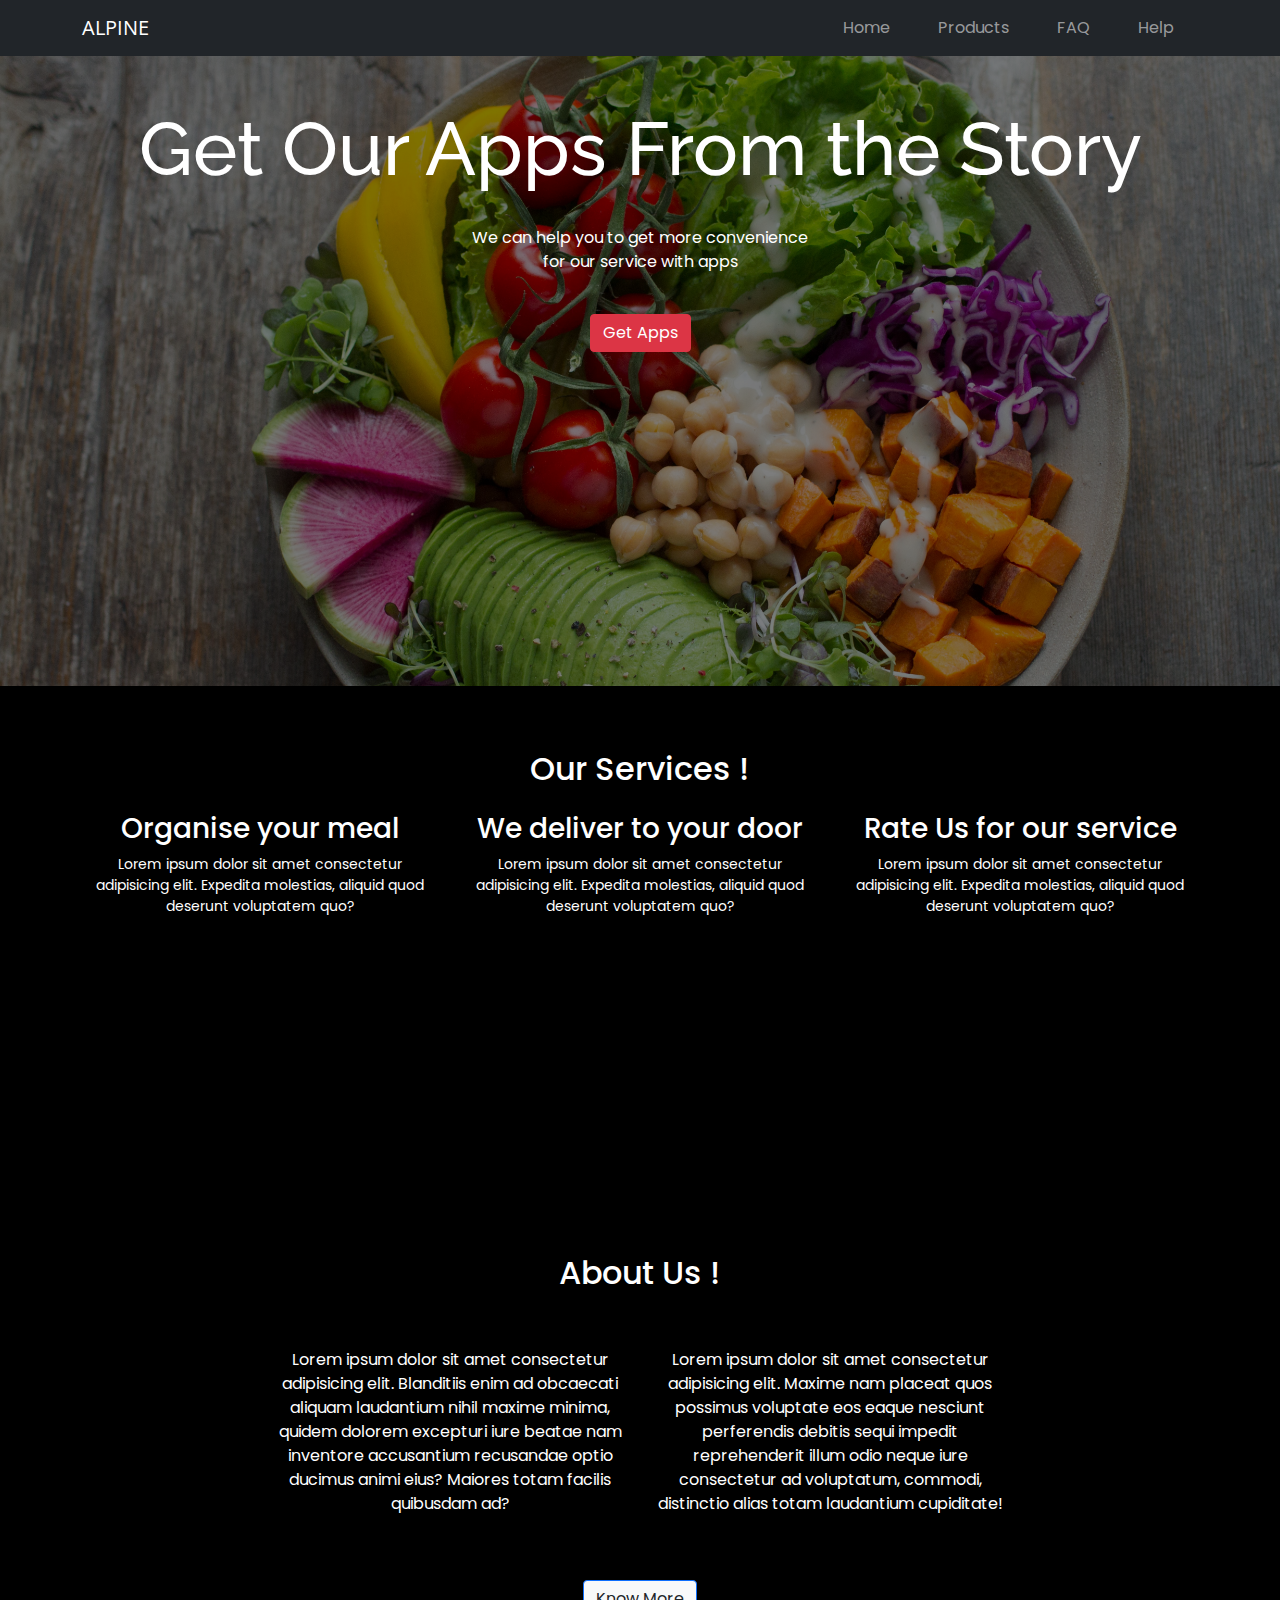
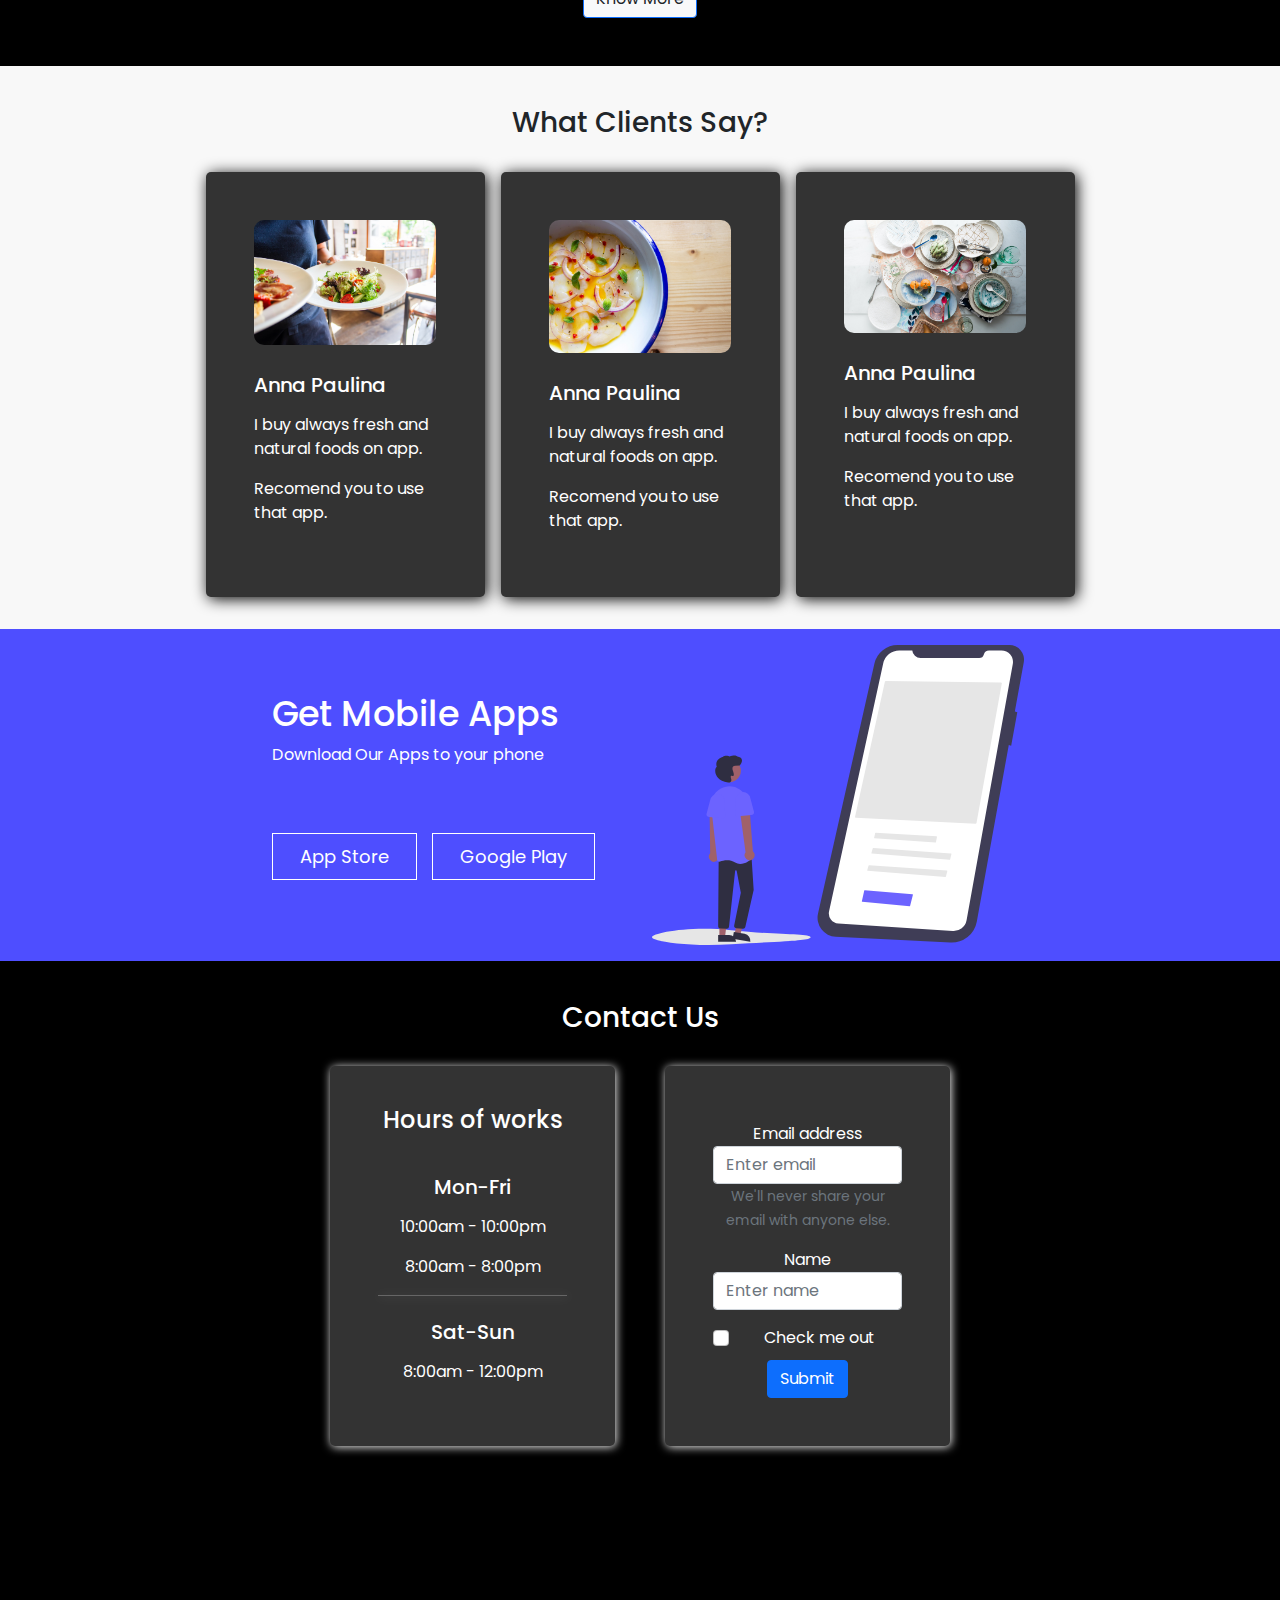
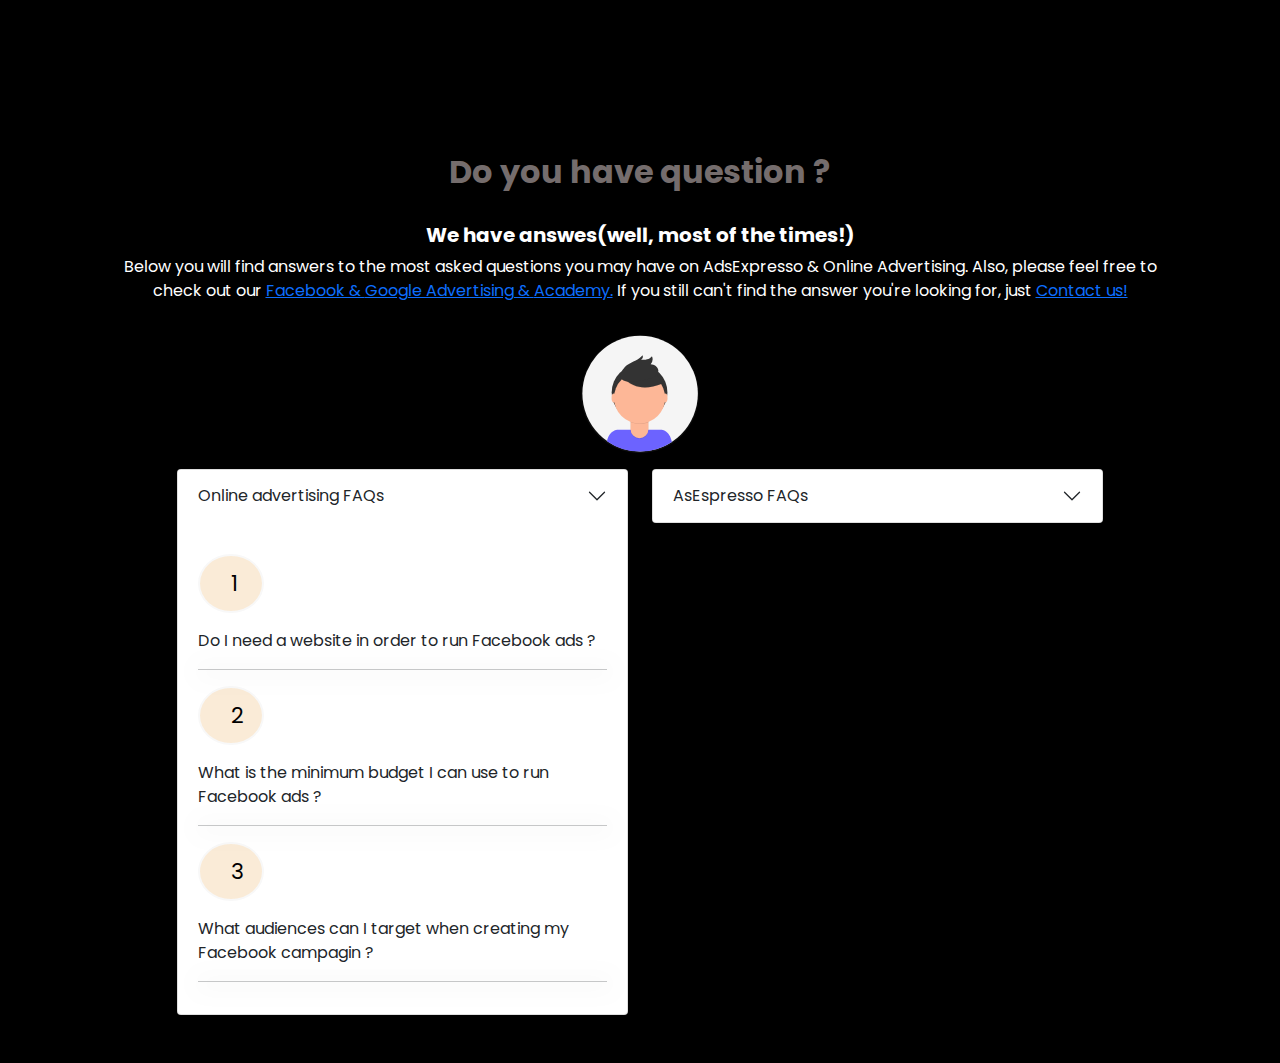
<file: amaliyot5/index.html>
<!DOCTYPE html>
<html lang="en">

<head>
    <meta charset="UTF-8">
    <meta http-equiv="X-UA-Compatible" content="IE=edge">
    <meta name="viewport" content="width=device-width, initial-scale=1.0">
    <title>Online Commercial Web-site</title>
    <!--boostap css-->
    <link rel="stylesheet" href="boostrap/bootstrap.css">
    <!--main.css-->
    <link rel="stylesheet" href="main.css">
    <!--font awesome cdn-->
    <link rel="stylesheet" href="https://cdnjs.cloudflare.com/ajax/libs/font-awesome/6.0.0-beta3/css/all.min.css"
        integrity="sha512-Fo3rlrZj/k7ujTnHg4CGR2D7kSs0v4LLanw2qksYuRlEzO+tcaEPQogQ0KaoGN26/zrn20ImR1DfuLWnOo7aBA=="
        crossorigin="anonymous" referrerpolicy="no-referrer" />
</head>

<body>
    <!--navbar -->
    <nav class="navbar navbar-expand-lg navbar-dark bg-dark text-white ">
        <div class="container">
            <a class="navbar-brand" href="#">ALPINE</a>
            <button class="navbar-toggler" type="button" data-toggle="collapse" data-target="#navbarNav"
                aria-controls="navbarNav" aria-expanded="false" aria-label="Toggle navigation">
                <span class="navbar-toggler-icon"></span>
            </button>
            <div class="collapse navbar-collapse justify-content-end " id="navbarNav">
                <ul class="navbar-nav ">
                    <li class="nav-item active px-3">
                        <a class="nav-link" href="#"> <i class="fas fa-home " style="color: red;"></i> Home</a>
                    </li>
                    <li class="nav-item px-3">
                        <a class="nav-link" href="products.html">Products</a>
                    </li>
                    <li class="nav-item px-3">
                        <a class="nav-link" href="#FAQ">FAQ</a>
                    </li>
                    <li class="nav-item px-3">
                        <a class="nav-link" href="#video">Help <i class="fas fa-question-circle "style="color: rgb(62, 199, 62);"></i></a>
                    </li>
                </ul>
            </div>
        </div>
    </nav>
    <!--end of navbar -->
    <!--main section-->
    <section class="main">
        <div class="dark-overlay">
            <div class="container">
                <div class="row justify-content-center text-white py-5">
                    <div class="col text-center">
                        <h1>Get Our Apps From the Story</h1>
                        <p class="py-4">We can help you to get more convenience <br> for our service with apps </p>
                        <a href="#apps" type="button" class="btn btn-danger">Get Apps</a>
                    </div>
                </div>
            </div>
    </section>
    <!--Service-->
    <section id="Service">
        <div class="container text-center py-5">
            <div class="row text-white py-3">
                <div class="col">
                    <h2>Our Services ! <i class="fab fa-aws fa-2x" style="color: darkred;"></i></h2>
                </div>
            </div>
            <div class="row text-white">
                <div class="col-md-4">
                    <i class="fas fa-cog fa-3x py-4" style="color:orangered;"></i>
                    <h3>Organise your meal</h3>
                    <p style="font-size: 14px">Lorem ipsum dolor sit amet consectetur adipisicing elit. Expedita
                        molestias, aliquid quod deserunt voluptatem quo?</p>
                </div>
                <div class="col-md-4">
                    <i class="fas fa-truck fa-3x py-4" style="color:blue;"></i>
                    <h3>We deliver to your door</h3>
                    <p style="font-size: 14px">Lorem ipsum dolor sit amet consectetur adipisicing elit. Expedita
                        molestias, aliquid quod deserunt voluptatem quo?</p>
                </div>
                <div class="col-md-4">
                    <i class="fas fa-heart fa-3x py-4" style="color:red;"></i>
                    <h3>Rate Us for our service</h3>
                    <p style="font-size: 14px">Lorem ipsum dolor sit amet consectetur adipisicing elit. Expedita
                        molestias, aliquid quod deserunt voluptatem quo?</p>
                </div>

            </div>
        </div>
        </div>
    </section>
    <!-- End of Service-->
    <!--video-->
    <div id="video">
        <div class="dark-overlay">
            <div class="container">
                <div class="row">
                    <div class="col  text-center py-5"> <a href="https://www.youtube.com"><i
                                class="fab fa-youtube fa-4x py-3" style="color: red;"></i></a></div>
                </div>
            </div>
        </div>
    </div>
    <!--end of video-->

    <!--About us-->
    <div id="aboutUs" class="text-white text-center py-5">
        <div class="container">
            <div class="row">
                <div class="col">
                    <h2>About Us ! <i class="fas fa-address-card fa-2x" style="color: blue;"></i> </h2>
                </div>
            </div>
            <div class="row justify-content-center py-5">
                <div class="col-md-4">
                    <p>Lorem ipsum dolor sit amet consectetur adipisicing elit. Blanditiis enim ad obcaecati aliquam
                        laudantium nihil maxime minima, quidem dolorem excepturi iure beatae nam inventore accusantium
                        recusandae optio ducimus animi eius? Maiores totam facilis quibusdam ad?</p>
                </div>
                <div class="col-md-4">
                    <p>Lorem ipsum dolor sit amet consectetur adipisicing elit. Maxime nam placeat quos possimus
                        voluptate eos eaque nesciunt perferendis debitis sequi impedit reprehenderit illum odio neque
                        iure consectetur ad voluptatum, commodi, distinctio alias totam laudantium cupiditate!</p>
                </div>
            </div>
            <div class="row">
                <div class="col">
                    <button type="button" class="btn btn-primary bg-light text-dark">Know More</button>
                </div>
            </div>
        </div>
    </div>

    <!--end of About us-->
    <!--testemonial-->
    <div id="testemonial">
        <div class="container p-4">
            <div class="row text-center text-dark">
                <div class="col py-3">
                    <h3>What Clients Say? <i class="fas fa-tasks fa-2x" style="color: chocolate;"></i></h3>
                </div>
            </div>
            <div class="row justify-content-center text-white">
                <div class="col-md-3 p-5 mx-2 my-2">
                    <img class="justify-content-center img-fluid" src="images/louis-hansel-53LQmwX1I7o-unsplash.jpg"
                        height="150px">
                    <h5 class="py-2">Anna Paulina</h5>
                    <p><i class="fas fa-check-double" style="color: blue;"></i> I buy always fresh and natural foods on
                        app. </p>
                    <p><i class="fas fa-check-double" style="color: blue;"></i> Recomend you to use that app. </p>
                </div>
                <div class="col-md-3 p-5 mx-2 my-2">
                    <img class="justify-content-center img-fluid " src="images/louis-hansel-Ids64B_rD_c-unsplash.jpg"
                        height="150px">
                    <h5 class="py-2">Anna Paulina</h5>
                    <p><i class="fas fa-check-double" style="color: blue;"></i> I buy always fresh and natural foods on
                        app. </p>
                    <p><i class="fas fa-check-double" style="color: blue;"></i> Recomend you to use that app. </p>
                </div>
                <div class="col-md-3 p-5 mx-2 my-2">
                    <img class="justify-content-center img-fluid" src="images/brooke-lark-uarQNKJUdJk-unsplash.jpg"
                        height="150px">
                    <h5 class="py-2">Anna Paulina</h5>
                    <p><i class="fas fa-check-double" style="color: blue;"></i> I buy always fresh and natural foods on
                        app. </p>
                    <p><i class="fas fa-check-double" style="color: blue;"></i> Recomend you to use that app. </p>
                </div>
            </div>
        </div>
    </div>
    <!--end of testemonial-->
    <!--download App-->
    <div id="apps">
        <div class="container text-white ">
            <div class="row justify-content-center py-3">
                <div class="col-md-4 py-5">
                    <h3>Get Mobile Apps</h3>
                    <p>Download Our Apps to your phone</p>
                    <div class="buttons d-flex ">
                        <button type="button" class="button" style="margin-right: 15px;"><i
                                class="fab fa-app-store "></i> App Store</button>
                        <button type="button " class="button  "><i class="fab fa-google-play "></i> Google Play</button>
                    </div>
                </div>
                <div class="col-md-4">
                    <img src="images/undraw_my_app_re_gxtj.svg" height="300px">
                </div>
            </div>
        </div>
    </div>
    <!--end of download App-->
    <!--footer-->
    <div class="foot-pages">
        <div class="dark-over">
            <div class="container py-3 text-white">
                <div class="row text-white text-center py-4">
                    <div class="col">
                        <h3>Contact Us <i class="fas fa-id-card-alt fa-2x" style="color: orangered;"></i></h3>
                    </div>
                </div>
                <div class="row justify-content-center text-white ">
                    <div class="col-lg-3 py-3 text-center py-1 px-5" style="margin-right:50px">
                        <h4 class="py-4">Hours of works </h4>
                        <h5 class="py-2">Mon-Fri</h5>
                        <p>10:00am - 10:00pm</p>
                        <p>8:00am - 8:00pm</p>
                        <hr>
                        <h5 class="py-2">Sat-Sun</h5>
                        <p>8:00am - 12:00pm</p>
                    </div>
                    <div class="col-lg-3 text-center px-5">
                        <form class="py-5">
                            <div class="form-group py-2">
                                <label for="exampleInputEmail1">Email address</label>
                                <input type="email" class="form-control" id="exampleInputEmail1"
                                    aria-describedby="emailHelp" placeholder="Enter email">
                                <small id="emailHelp" class="form-text text-muted">We'll never share your email with
                                    anyone else.</small>
                            </div>
                            <div class="form-group py-2">
                                <label for="exampleInputText">Name </label>
                                <input type="text" class="form-control" id="exampleInputText1" placeholder="Enter name">
                            </div>
                            <div class="form-check py-2">
                                <input type="checkbox" class="form-check-input" id="exampleCheck1">
                                <label class="form-check-label" for="exampleCheck1">Check me out</label>
                            </div>
                            <button type="submit" class="btn btn-primary ">Submit</button>
                        </form>
                    </div>
                </div>
            </div>
        </div>
    </div>
    <!--end of footer-->
    <!--FAQ-->
    <div id="FAQ" class="faq ">
        <div class="container py-5 text-white">
            <div class="row justify-content-center">
                <div class="col text-center">
                    <h2 class="py-4" style="font-weight:bold;color: rgb(117, 109, 109);">Do you have question ?</h2>
                    <h5 style="font-weight: bolder;">We have answes(well, most of the times!)</h5>
                    <p>Below you will find answers to the most asked questions you may have on AdsExpresso & Online
                        Advertising. Also, please feel free to <br>
                        check out our <a href="">Facebook & </a><a href="">Google Advertising & </a><a
                            href="">Academy.</a> If you still can't find the answer you're looking for, just <a
                            href="">Contact us! </a> </p>
                    <img src="images/undraw_profile_pic_ic-5-t.svg" height="150px" class="py-3">
                </div>
            </div>
            <!-------------------------------------------->
            <div class="row justify-content-center">
                <div class="col-md-5">
                    <div class="accordion text-dark " id="panelsStayOpen-headingTwo">
                        <div class="accordion-item">
                            <h2 class="accordion-header" id="panelsStayOpen-headingOne">
                                <button class="accordion-button collapsed" type="button" data-bs-toggle="collapse"
                                    data-bs-target="#panelsStayOpen-collapseOne" aria-expanded="true"
                                    aria-controls="panelsStayOpen-collapseOne">
                                    Online advertising FAQs
                                </button>
                            </h2>
                            <div id="panelsStayOpen-collapseOne" class="accordion-collapse collapse show"
                                aria-labelledby="panelsStayOpen-headingOne">
                                <div class="accordion-body">

                                    <p>
                                    <p class="number">1</p> Do I need a website in order to run Facebook ads ?</p>
                                    <hr>
                                    <p>
                                    <p class="number">2</p> What is the minimum budget I can use to run Facebook ads ?
                                    </p>
                                    <hr>
                                    <p>
                                    <p class="number">3</p> What audiences can I target when creating my Facebook
                                    campagin ?</p>
                                    <hr>
                                </div>
                            </div>
                        </div>
                    </div>
                </div>
                <div class="col-md-5">
                    <div class="accordion-item text-dark">
                        <h2 class="accordion-header" id="panelsStayOpen-headingTwo">
                            <button class="accordion-button collapsed" type="button" data-bs-toggle="collapse"
                                data-bs-target="#panelsStayOpen-collapseTwo" aria-expanded="false"
                                aria-controls="panelsStayOpen-collapseTwo">
                                AsEspresso FAQs
                            </button>
                        </h2>
                        <div id="panelsStayOpen-collapseTwo" class="accordion-collapse collapse"
                            aria-labelledby="panelsStayOpen-headingTwo">
                            <div class="accordion-body">
                                <p>
                                <p class="number">1</p> How Do I pay for my online order ?</p>
                                <hr>
                                <p>
                                <p class="number">2</p> What Happens to my Facebook and Google ads campaign if I cancel
                                my AsEspresso subscription ?</p>
                                <hr>
                                <p>
                                <p class="number">3</p> What language does your Apps support ?</p>
                                <hr>
                            </div>
                        </div>
                    </div>

                </div>
            </div>
        </div>
        <!----------------------->
    </div>
    </div>
    <!--end of FAQ-->












    <!------------------------------------------------------------------------------------------------>

    <!--jquery js-->
    <script src="jquery.js"></script>
    <!--index js-->
    <script src="index.js"></script>
    <!--boostrap js-->
    <script src="boostrap/bootstrap.js"></script>
</body>
</file>
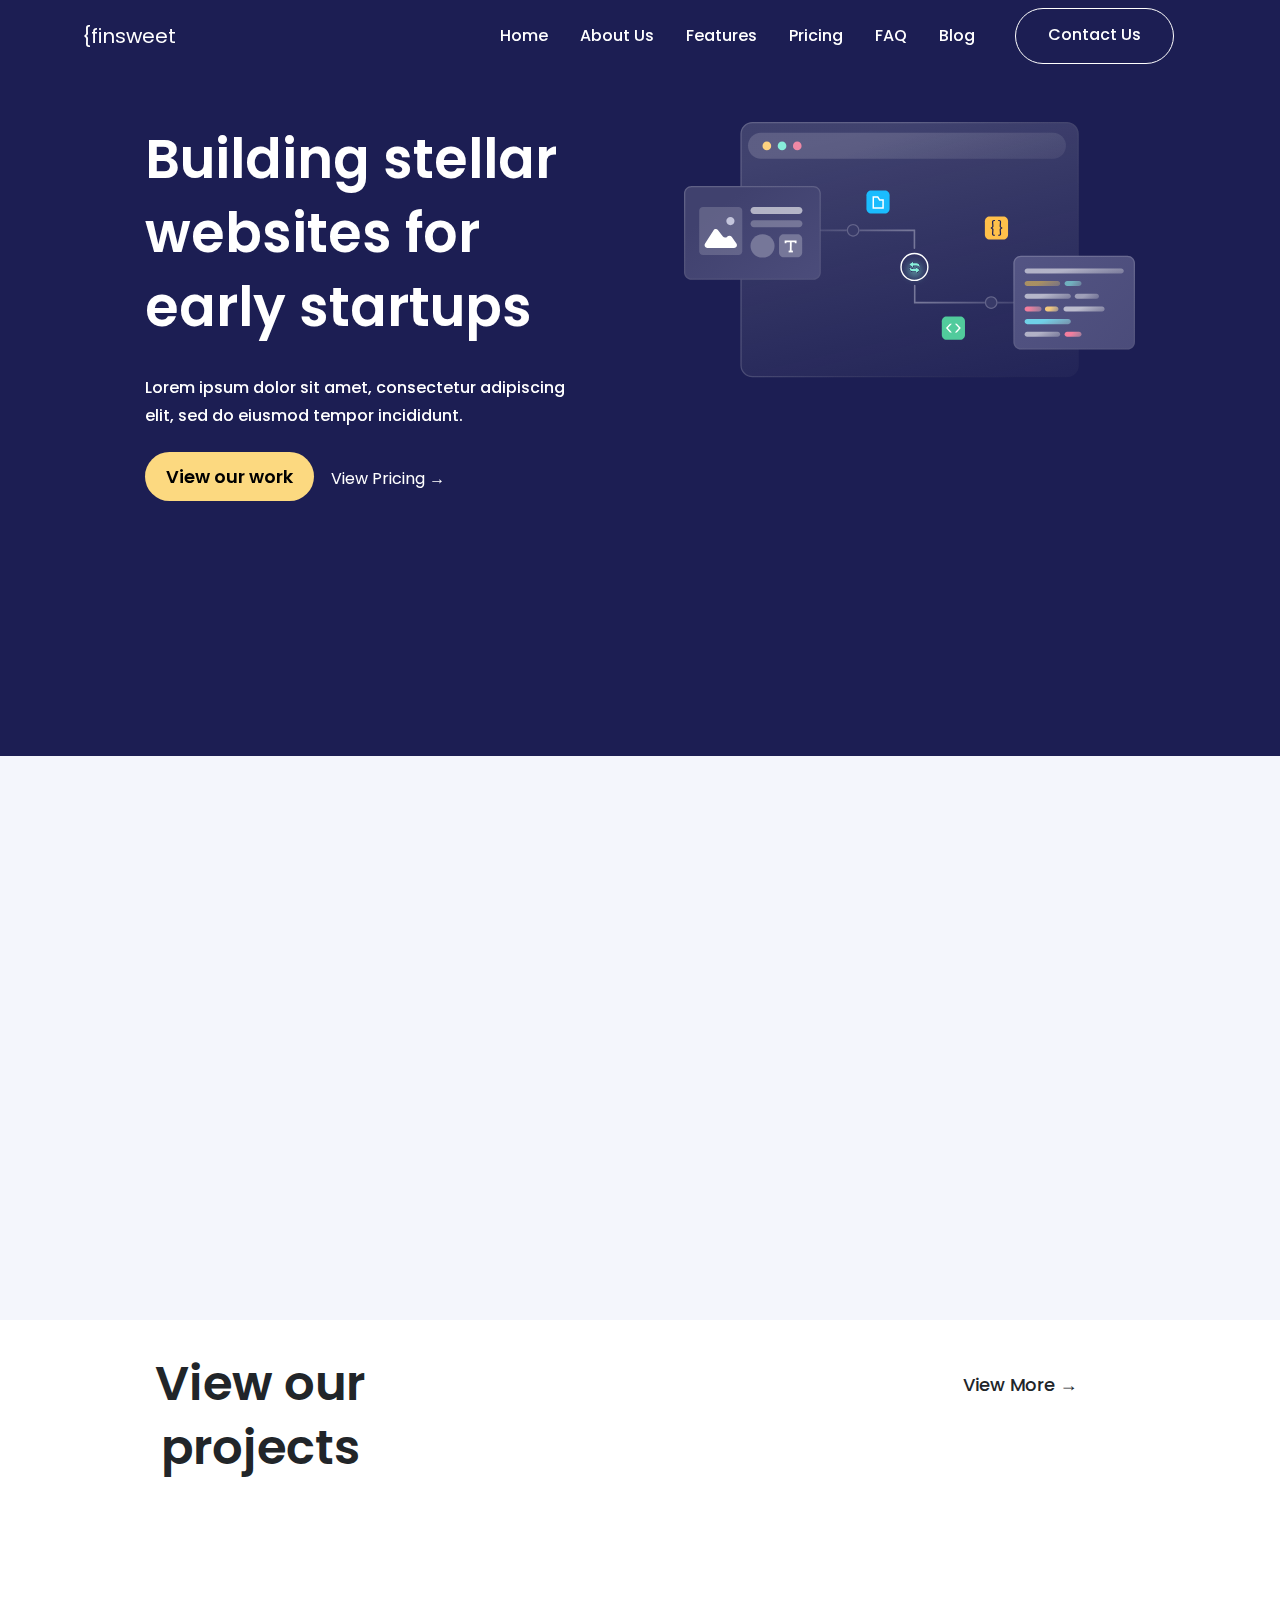
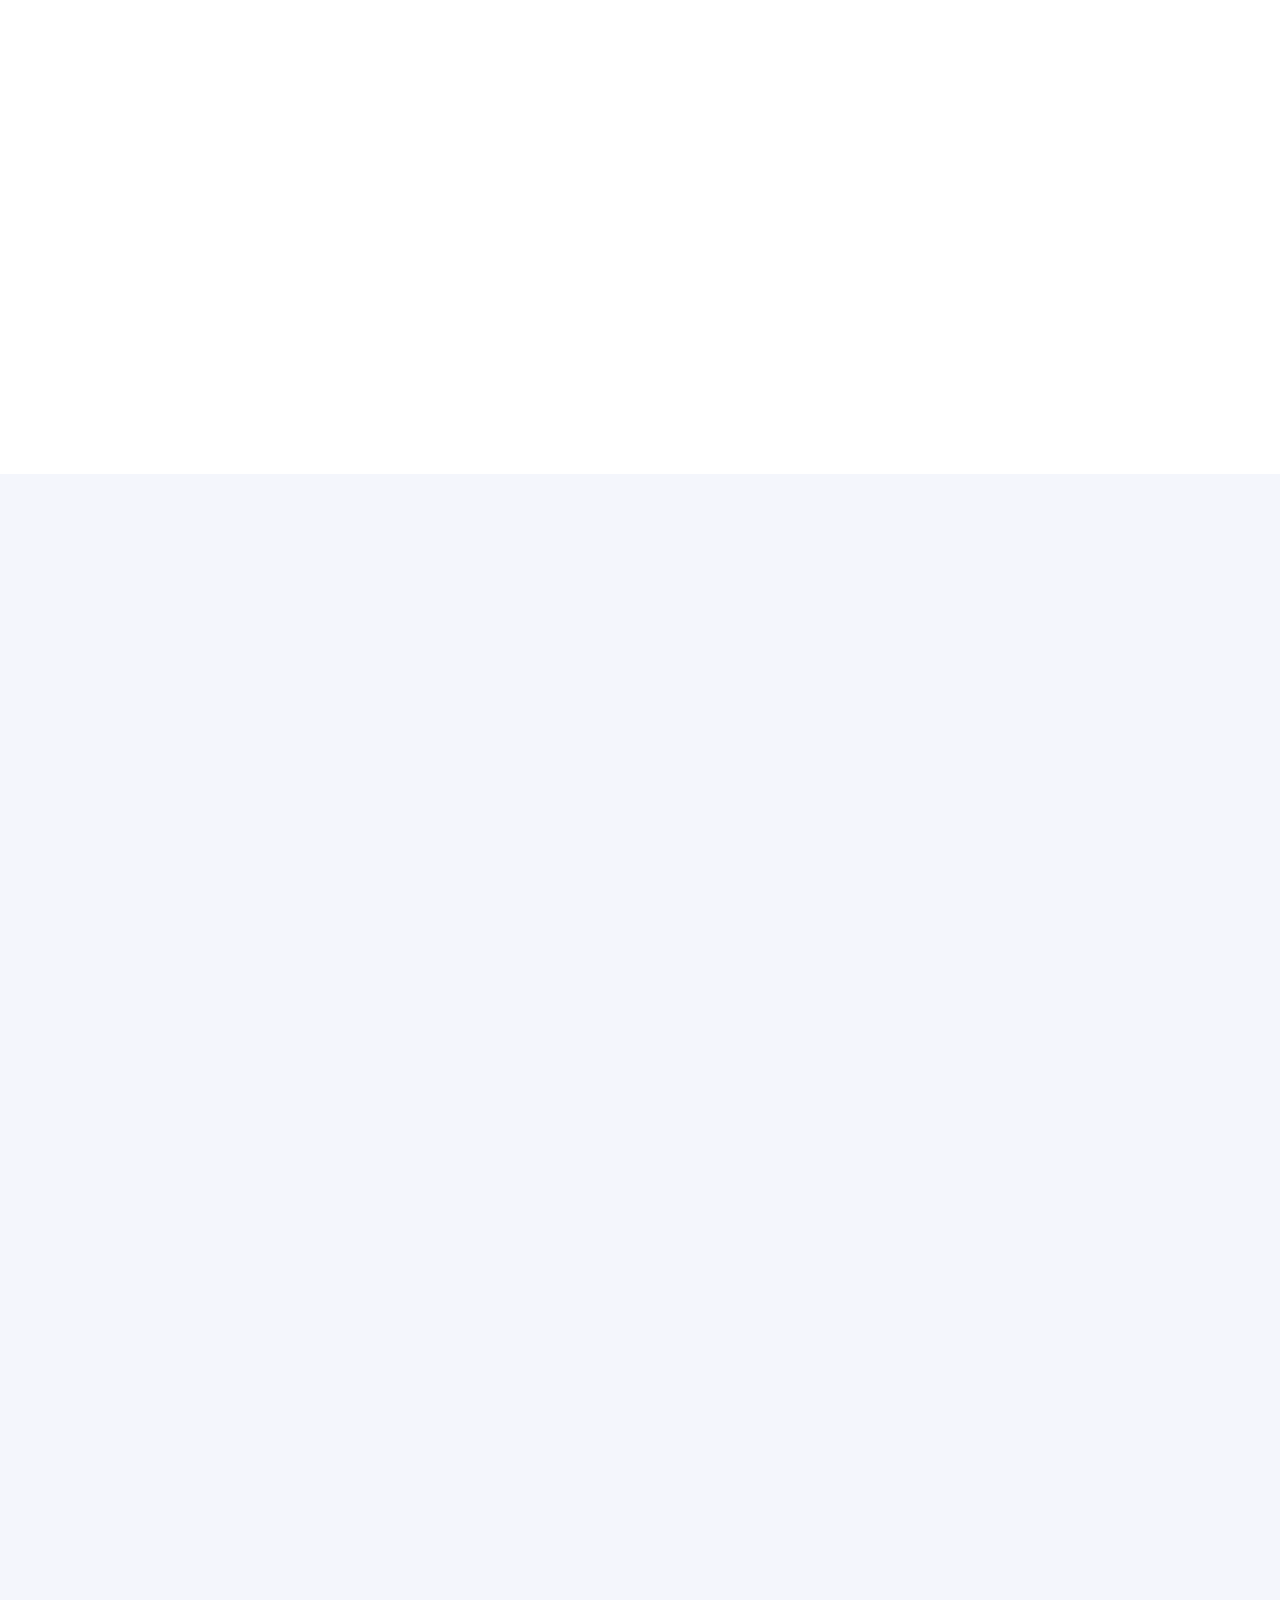
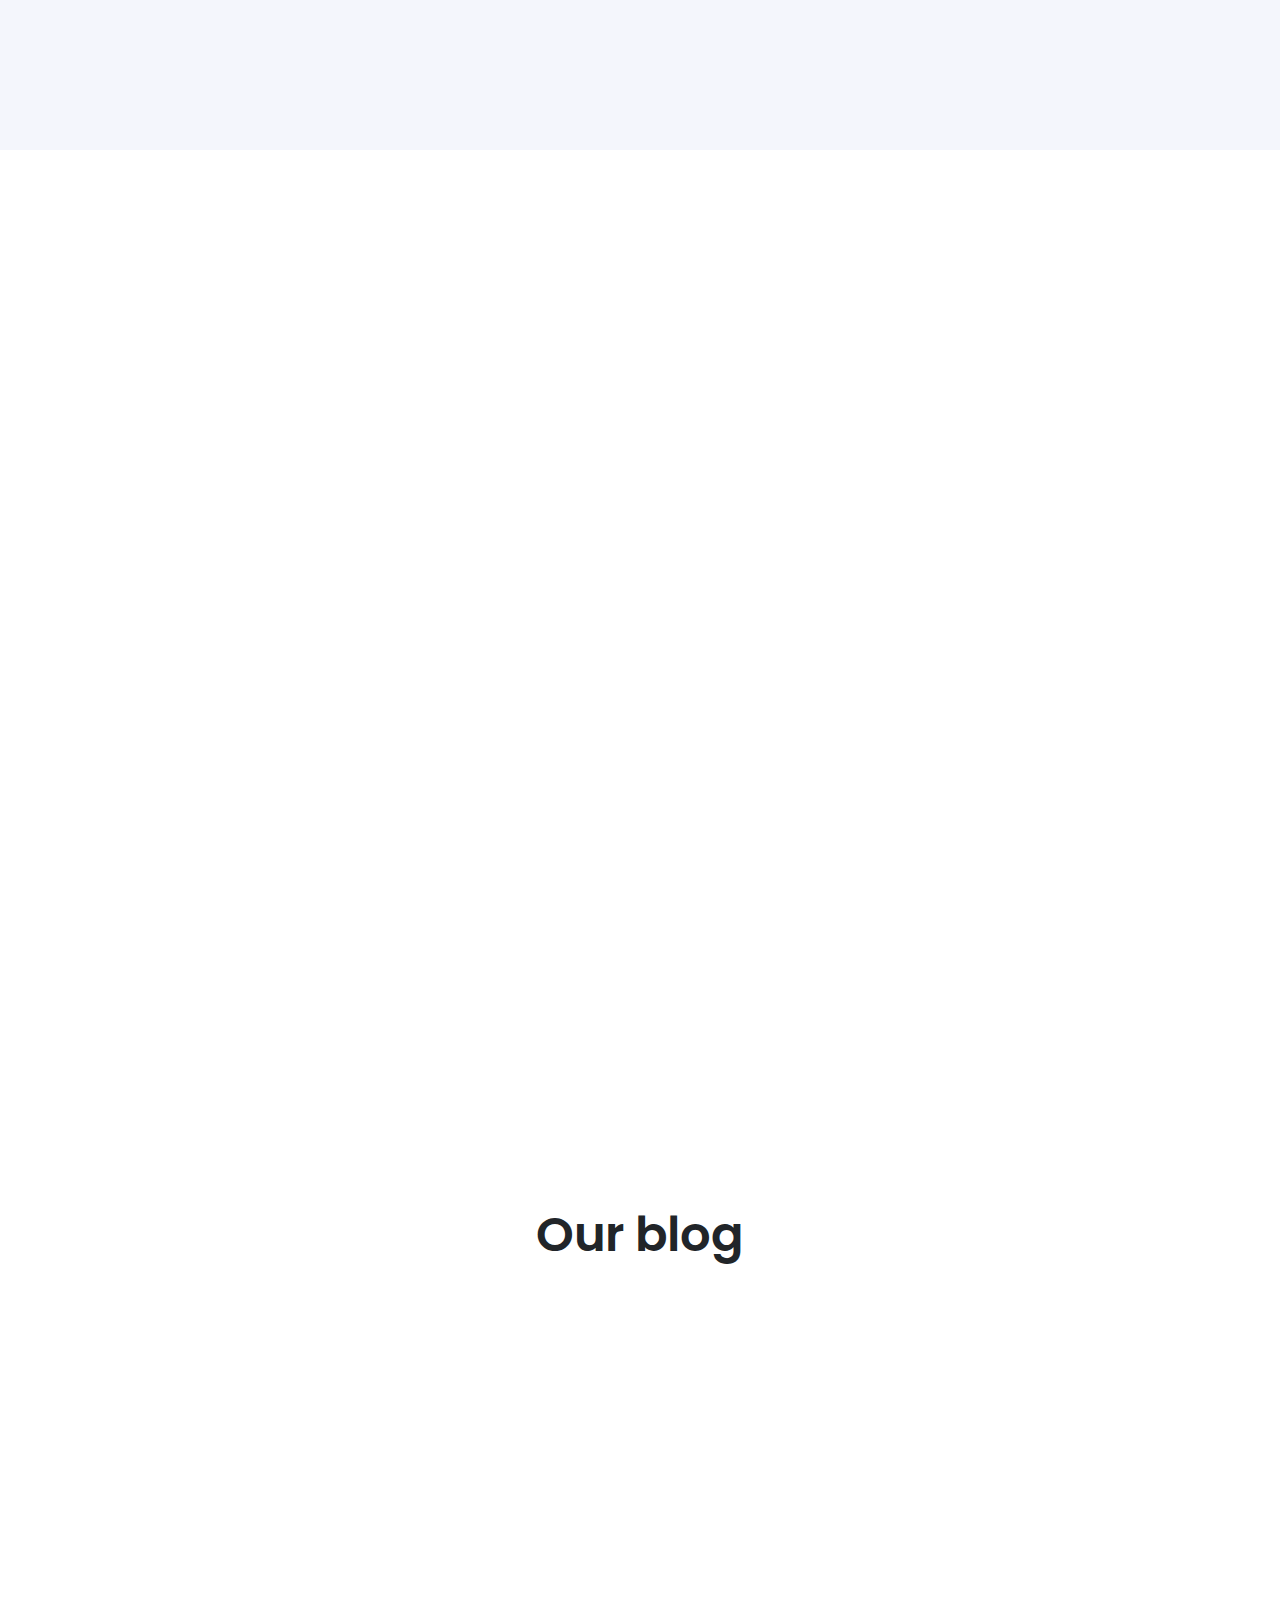
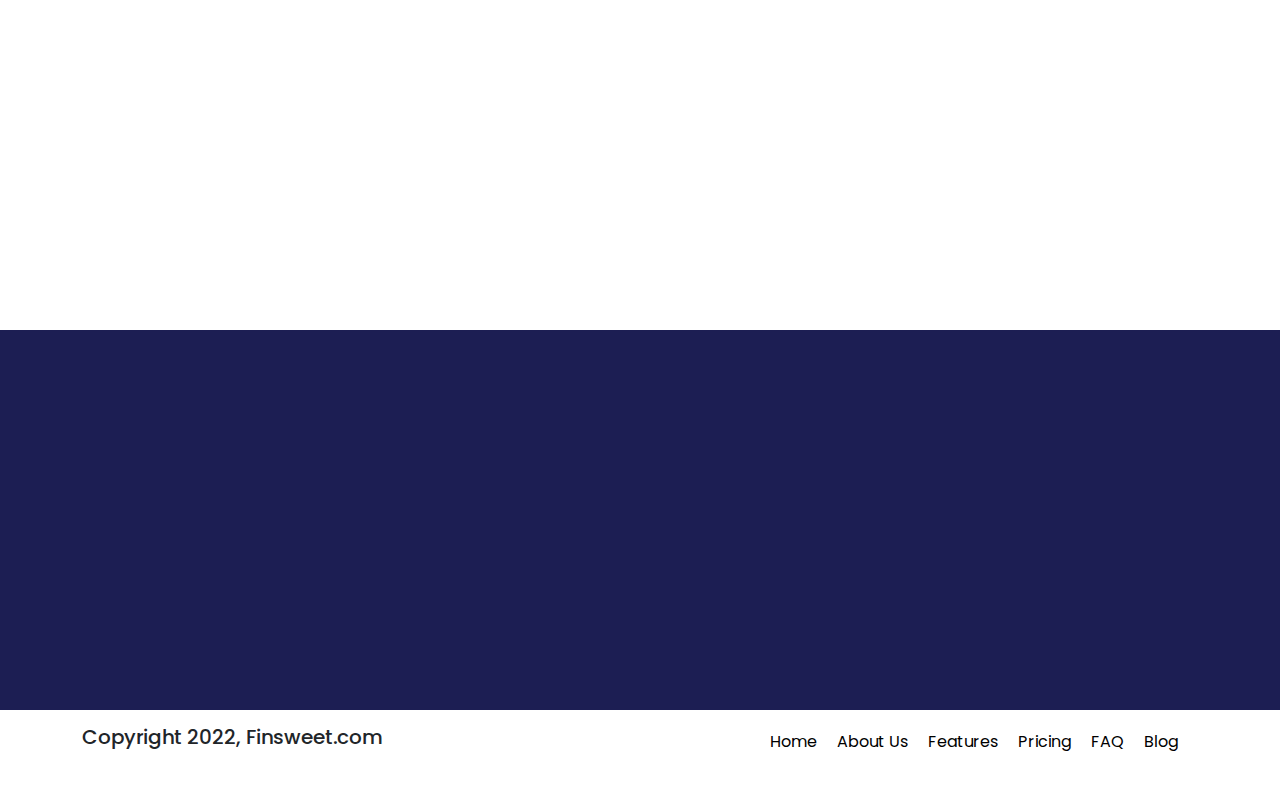
<file: portfolio5/index.html>
<!DOCTYPE html>
<html lang="en">
<head>
  <meta charset="UTF-8">
  <meta http-equiv="X-UA-Compatible" content="IE=edge">
  <meta name="viewport" content="width=device-width, initial-scale=1.0">
  <title>Portfolio 5</title>
  <!--boostrap css-->
  <link rel="stylesheet" href="bootsrap/bootstrap.css">
  <!--style css-->
  <link rel="stylesheet" href="style/style.css">
  <!--font awesome cdn-->
  <link rel="stylesheet" href="https://cdnjs.cloudflare.com/ajax/libs/font-awesome/6.0.0-beta3/css/all.min.css"
    integrity="sha512-Fo3rlrZj/k7ujTnHg4CGR2D7kSs0v4LLanw2qksYuRlEzO+tcaEPQogQ0KaoGN26/zrn20ImR1DfuLWnOo7aBA=="
    crossorigin="anonymous" referrerpolicy="no-referrer" />
    <!--aos animation -->
    <link rel="stylesheet" href="https://unpkg.com/aos@next/dist/aos.css" />
</head>

<body>
  
  <!--navbar -->
  <nav class="navbar navbar-expand-lg" >
    <div class="container"data-aos="fade-down" >
      <a class="navbar-brand" href="index.html">{finsweet</a>
      <button class="navbar-toggler" type="button" data-bs-toggle="collapse" data-bs-target="#navbarNav"
        aria-controls="navbarNav" aria-expanded="false" aria-label="Toggle navigation">
        <span class="navbar-toggler-icon text-white"><i class="fas fa-bars" style="font-size: 2rem;"></i></span>
      </button>
      <div class="collapse navbar-collapse justify-content-end" id="navbarNav">
        <ul class="navbar-nav">
          <li class="nav-item">
            <a class="nav-link active" aria-current="page" href="#">Home</a>
          </li>
          <li class="nav-item">
            <a class="nav-link" href="aboutUs.html">About Us</a>
          </li>
          <li class="nav-item">
            <a class="nav-link" href="features.html">Features</a>
          </li>
          <li class="nav-item">
            <a class="nav-link" href="pricing.html">Pricing</a>
          </li>
          <li class="nav-item">
            <a class="nav-link" href="privacy.html">FAQ</a>
          </li>
          <li class="nav-item">
            <a class="nav-link" href="page.html">Blog</a>
          </li>
          <a class="btn mx-4" href="contact.html">Contact Us</a>
        </ul>
      </div>
    </div>
  </nav>
  <!--end of navbar -->
  <!--home hero-->
  <div class="home-hero">
    <div class="container">
      <div class="row ">
        <div class="col-sm-5 text-white" data-aos="fade-right">
          <h1>Building stellar websites for early startups</h1>
          <p>Lorem ipsum dolor sit amet, consectetur adipiscing elit, sed do eiusmod tempor incididunt.</p>
          <d class="flex">
            <a class="btn1" href="work.html">View our work</a>
            <a class="btn" id="view" href="#">View Pricing <span>&#8594;</span></a>
          </d>
        </div>
        <div class="col-sm-5" data-aos="fade-left">
          <img src="images/Illustration.svg" alt="" class="img-fluid">
        </div>
      </div>
    </div>
  </div>
  <!--end of home hero-->
  <!--how works-->
  <section class="how-works">
    <div class="container">
      <div class="row py-5">
        <div class="col-md-4" data-aos="fade-right">
          <h2>How we work</h2>
          <p>Lorem ipsum dolor sit amet, consectetur adipiscing elit, sed do eiusmod tempor.</p>
          <a class="btn" href="blog.html">Get in touch with us <span>&#8594;</span></a>
        </div>
        <div class="col-md-8" data-aos="fade-up">

          <div class="row">
            <div class="col-md-3" >
              <div class="card.">
                <img src="images/pointer 1.svg" height="50px">
                <h5>Strategy</h5>
                <p>Lorem ipsum dolor sit amet, consectetur adipiscing elit,.</p>
              </div>
            </div>
            <div class="col-md-3">
              <div class="card.">
                <img src="images/pointer 1.svg" height="50px">
                <h5>Wireframing</h5>
                <p>Lorem ipsum dolor sit amet, consectetur adipiscing elit,.</p>
              </div>
            </div>
          </div>

          <div class="row">
            <div class="col-md-3">
              <div class="card.">
                <img src="images/pointer 1.svg" height="50px">
                <h5>Design</h5>
                <p>Lorem ipsum dolor sit amet, consectetur adipiscing elit,.</p>
              </div>
            </div>
            <div class="col-md-3">
              <div class="card.">
                <img src="images/pointer 1.svg" height="50px">
                <h5>Development</h5>
                <p>Lorem ipsum dolor sit amet, consectetur adipiscing elit,.</p>
              </div>
            </div>
          </div>

        </div>
      </div>
    </div>
  </section>
  <!--end of how works-->
  <!--our works-->
  <section class="our-works">
    <div class="container ">

      <div class="row py-4 text-center">
        <div class="col-sm-4 py-2">
          <h2>View our projects</h2>
        </div>
        <div class="col-sm-4">
          <a class="btn" href="work.html">View More <span>&#8594;</span></a>
        </div>
      </div>

      <div class="row text-center justify-content-center py-4" >
        <div class="col-md-7" data-aos="fade-right">
          <img src="images/card1.png" class="img-fluid">
        </div>
        <div class="col-md-5 " data-aos="fade-left">
          <div class="row justify-content-center">
            <div class="col-md-8">
              <img src="images/Card.png" class="img-fluid">
            </div>
          </div>
          <div class="row justify-content-center" data-aos="fade-left">
            <div class="col-md-8 my-5">
              <img src="images/Card.png" class="img-fluid">
            </div>
          </div>
        </div>
      </div>


    </div>
  </section>
  <!--end of our works-->
  <!--features-->
  <section class="features">
    <div class="container" data-aos="fade-up">
      <div class="row text-center py-4">
        <div class="col">
          <label>Features</label>
          <h2>Design that solves <br> problems, one product at <br> a time</h2>
        </div>
      </div>

      <div class="row">
        <div class="col-md-3" data-aos="fade-right">
          <div class="card">
            <i class="fas fa-users"></i>
            <h6>Uses Client First</h6>
            <p>Euismod faucibus turpis eu gravida mi. Pellentesque et velit aliquam sed faucib turpis eu gravida mi.
              Pellentesque et velit aliquam sed mi. </p>
          </div>
        </div>
        <div class="col-md-3" data-aos="fade-up">
          <div class="card">
            <i class="fas fa-check-circle"></i>
            <h6>Two Free Revision </h6>
            <p>Euismod faucibus turpis eu gravida mi. Pellentesque et velit aliquam sed faucib turpis eu gravida mi.
              Pellentesque et velit aliquam sed mi. </p>
          </div>
        </div>
        <div class="col-md-3" data-aos="fade-left">
          <div class="card">
            <i class="fas fa-tools"></i>
            <h6>Template </h6>
            <p>Euismod faucibus turpis eu gravida mi. Pellentesque et velit aliquam sed faucib turpis eu gravida mi.
              Pellentesque et velit aliquam sed mi. </p>
          </div>
        </div>
      </div>

      <div class="row py-3" data-aos="fade-right">
        <div class="col-md-3">
          <div class="card">
            <i class="fas fa-question-circle"></i>
            <h6>24/7 Support</h6>
            <p>Euismod faucibus turpis eu gravida mi. Pellentesque et velit aliquam sed faucib turpis eu gravida mi.
              Pellentesque et velit aliquam sed mi. </p>
          </div>
        </div>
        <div class="col-md-3" data-aos="fade-up">
          <div class="card">
            <i class="fas fa-stopwatch"></i>
            <h6>Quick Delivery</h6>
            <p>Euismod faucibus turpis eu gravida mi. Pellentesque et velit aliquam sed faucib turpis eu gravida mi.
              Pellentesque et velit aliquam sed mi. </p>
          </div>
        </div>
        <div class="col-md-3" data-aos="fade-left">
          <div class="card">
            <i class="fas fa-paste"></i>
            <h6>Hands-on </h6>
            <p>Euismod faucibus turpis eu gravida mi. Pellentesque et velit aliquam sed faucib turpis eu gravida mi.
              Pellentesque et velit aliquam sed mi. </p>
          </div>
        </div>
      </div>

    </div>
  </section>
  <!--end of features-->
  <!--testemonial-->
  <section class="testemonial">
    <div class="container">
      <div class="row justify-content-center py-5">
        <div class="col-md-4" data-aos="fade-right">
          <h3>What our clients say about us</h3>
          <p>Lorem ipsum dolor sit amet, consectetur adipiscing elit sed.</p>
        </div>
        <div class="col-md-8" data-aos="fade-left">
          <h5>"The best agency we’ve worked with so far. They understand our product and are able to add new features
            with a great focus."</h5>
          <div class="d-flex">
            <img src="images/woman-in-collared-shirt-774909.png" alt="">
            <div class="block">
              <label>Jenny Wilson</label><br>
              <caption>Vice President</caption>
            </div>
          </div>
        </div>
      </div>
    </div>
  </section>
  <!--end of testemonial-->
  <!--faq-->
  <section class="faq">
    <div class="container">
      <div class="row justify-content-center py-5" data-aos="fade-up">
        <div class="col-md-3">
          <h3>Frequently asked questions</h3>
          <button class="btn">Contact us for more info</button>
        </div>
        <div class="col-md-6">
          <div class="accordion accordion-flush" id="accordionFlushExample">
            <div class="accordion-item">
              <h2 class="accordion-header" id="flush-headingOne">
                <button class="accordion-button collapsed" type="button" data-bs-toggle="collapse"
                  data-bs-target="#flush-collapseOne" aria-expanded="false" aria-controls="flush-collapseOne">
                  How much time does it take?
                </button>
              </h2>
              <div id="flush-collapseOne" class="accordion-collapse collapse" aria-labelledby="flush-headingOne"
                data-bs-parent="#accordionFlushExample">
                <div class="accordion-body">Placeholder content for this accordion, which is intended to demonstrate the
                  <code>.accordion-flush</code> class. This is the first item's accordion body.
                </div>
              </div>
            </div>
            <div class="accordion-item">
              <h2 class="accordion-header" id="flush-headingTwo">
                <button class="accordion-button collapsed" type="button" data-bs-toggle="collapse"
                  data-bs-target="#flush-collapseTwo" aria-expanded="false" aria-controls="flush-collapseTwo">
                  What is your class naming convention?
                </button>
              </h2>
              <div id="flush-collapseTwo" class="accordion-collapse collapse" aria-labelledby="flush-headingTwo"
                data-bs-parent="#accordionFlushExample">
                <div class="accordion-body">Placeholder content for this accordion, which is intended to demonstrate the
                  <code>.accordion-flush</code> class. This is the second item's accordion body. Let's imagine this
                  being filled with some actual content.
                </div>
              </div>
            </div>
            <div class="accordion-item">
              <h2 class="accordion-header" id="flush-headingThree">
                <button class="accordion-button collapsed" type="button" data-bs-toggle="collapse"
                  data-bs-target="#flush-collapseTwo" aria-expanded="false" aria-controls="flush-collapseTwo">
                  How do you communicate?
                </button>
              </h2>
              <div id="flush-collapseTwo" class="accordion-collapse collapse" aria-labelledby="flush-headingTwo"
                data-bs-parent="#accordionFlushExample">
                <div class="accordion-body">Placeholder content for this accordion, which is intended to demonstrate the
                  <code>.accordion-flush</code> class. This is the second item's accordion body. Let's imagine this
                  being filled with some actual content.
                </div>
              </div>
            </div>
            <div class="accordion-item">
              <h2 class="accordion-header" id="flush-headingFour">
                <button class="accordion-button collapsed" type="button" data-bs-toggle="collapse"
                  data-bs-target="#flush-collapseTwo" aria-expanded="false" aria-controls="flush-collapseTwo">
                  I have a bigger project. Can you handle it?
                </button>
              </h2>
              <div id="flush-collapseTwo" class="accordion-collapse collapse" aria-labelledby="flush-headingTwo"
                data-bs-parent="#accordionFlushExample">
                <div class="accordion-body">Placeholder content for this accordion, which is intended to demonstrate the
                  <code>.accordion-flush</code> class. This is the second item's accordion body. Let's imagine this
                  being filled with some actual content.
                </div>
              </div>
            </div>
            <div class="accordion-item">
              <h2 class="accordion-header" id="flush-headingFive">
                <button class="accordion-button collapsed" type="button" data-bs-toggle="collapse"
                  data-bs-target="#flush-collapseThree" aria-expanded="false" aria-controls="flush-collapseThree">
                  What is your class naming convention?
                </button>
              </h2>
              <div id="flush-collapseThree" class="accordion-collapse collapse" aria-labelledby="flush-headingThree"
                data-bs-parent="#accordionFlushExample">
                <div class="accordion-body">Placeholder content for this accordion, which is intended to demonstrate the
                  <code>.accordion-flush</code> class. This is the third item's accordion body. Nothing more exciting
                  happening here in terms of content, but just filling up the space to make it look, at least at first
                  glance, a bit more representative of how this would look in a real-world application.
                </div>
              </div>
            </div>
          </div>
        </div>
      </div>
    </div>
  </section>
  <!--end of faq-->
  <!--contact-->
  <section class="contact">
    <div class="container">
      <div class="row  py-5" data-aos="fade-up">
        <div class="col-md-5 text-white">
          <h1>Building stellar websites for early startups</h1>
          <p>Lorem ipsum dolor sit amet, consectetur adipiscing elit, sed do eiusmod tempor incididunt ut labore et
            dolore magna aliqua ut enim.</p>
        </div>
        <div class="col-md-4 text-white">
          <h5>Send inquiry</h5>
          <p>Lorem ipsum dolor sit amet, consectetur adipiscing elit, sed do eiusmod tempor incididunt ut labore.</p>
          <form class="px-3">
            <div class="mb-3">
              <label for="exampleInputText" class="form-label">Name</label>
              <input type="text" class="form-control" id="exampleInputText">
            </div>
            <div class="mb-3">
              <label for="exampleInputEmail1" class="form-label">Email address</label>
              <input type="email" class="form-control" id="exampleInputEmail1" aria-describedby="emailHelp">
            </div>
            <div class="mb-3">
              <label for="exampleInputText" class="form-label">Pasre your finger design URL</label>
              <input type="text" class="form-control" id="exampleInputText">
            </div>
            <button type="submit" class="btn1 text-white">Submit</button><br>
            <button type="submit" class="btn text-white my-3">Get in touch with us <span>&#8594;</span></button>
          </form>
        </div>
      </div>
    </div>
  </section>
  <!--end of contact-->
  <!--blog-->
  <section class="blog">
    <div class="container-fluid py-3">
      <h2 class="text-center">Our blog</h2>

      <div class="row py-5">
        <div class="col-md-3" data-aos="fade-right">
          <div class="card">
            <img src="images/arabic-businessman-standing-on-street-and-using-laptop-9623794.png" height="205px"
              width="310px">
            <label>19 Jan 2022></label>
            <h6>How one Webflow user grew his single person consultancy from $0-100K in 14 months</h6>
            <p>See how pivoting to Webflow changed one person’s sales strategy and allowed him to attract</p>
            <button class="btn text-start">Read more <span>&#8594;</span> </button>
          </div>
        </div>
        <div class="col-md-3" data-aos="fade-up">
          <div class="card">
            <img src="images/woman-in-white-sleeveless-shirt-using-macbook-air-on-brown-wooden-table-3766189.png"
              height="205px" width="310px">
            <label>19 Jan 2022></label>
            <h6>How one Webflow user grew his single person consultancy from $0-100K in 14 months</h6>
            <p>See how pivoting to Webflow changed one person’s sales strategy and allowed him to attract</p>
            <button class="btn text-start">Read more <span>&#8594;</span> </button>
          </div>
        </div>
        <div class="col-md-3" data-aos="fade-left">
          <div class="card">
            <img src="images/apple-monitors-326518.png" height="205px" width="310px">
            <label>19 Jan 2022></label>
            <h6>How one Webflow user grew his single person consultancy from $0-100K in 14 months</h6>
            <p>See how pivoting to Webflow changed one person’s sales strategy and allowed him to attract</p>
            <button class="btn text-start">Read more <span>&#8594;</span> </button>
          </div>
        </div>
      </div>

    </div>
  </section>
  <!--end of blog-->
  <!--footer-->
  <section class="footer">
    <div class="container-fluid">
      <div class="row justify-content-center text-white">
        <div class="col-md-4" data-aos="fade-right">
          <img src="images/Logo.png" height="38px" width="156px">
          <p>We are always open to discuss your project and improve your online presence.</p>
          <div class="d-flex text-dark text-center">
            <div class="block">
              <label>Email me at</label><br>
              <p>contact@website.com</p>
            </div>
            <div class="block mx-2">
              <label>Call me</label>
              <p>+998(99)9883500</p>
            </div>
          </div>
        </div>
        <div class="col-md-3 mx-4" data-aos="fade-left">
          <h2>Lets Talk!</h2>
          <p>We are always open to discuss your project, improve your online presence and help with your UX/UI design
            challenges.</p>
          <div class="d-flex">
            <a href=""><i class="fab fa-instagram"></i></a>
            <a href=""><i class="fab fa-facebook"></i></a>
            <a href=""><i class="fab fa-whatsapp"></i></a>
            <a href=""><i class="fab fa-twitter"></i></a>
          </div>
        </div>
      </div>
    </div>
    <div class="container">
      <div class="block">
        <div class="block1">
          <h5>Copyright 2022, Finsweet.com</h5>
        </div>
        <div class="block2">
          <ul>
            <li><a href="">Home</a></li>
            <li><a href="">About Us</a></li>
            <li><a href="">Features</a></li>
            <li><a href="">Pricing</a></li>
            <li><a href="">FAQ</a></li>
            <li><a href="">Blog</a></li>
          </ul>
        </div>
      </div>
    </div>
  </section>
  <!--end of footer-->






  <!--bootsrap js-->
  <script src="bootsrap/bootstrap.js"></script>
  <!-- jquery js -->
  <script src="jquery.js"></script>
  <!--aos animation-->
  <script src="https://unpkg.com/aos@next/dist/aos.js"></script>
  <script>
    AOS.init({ duration: 800 });
  </script>

</body>

</html>
</file>
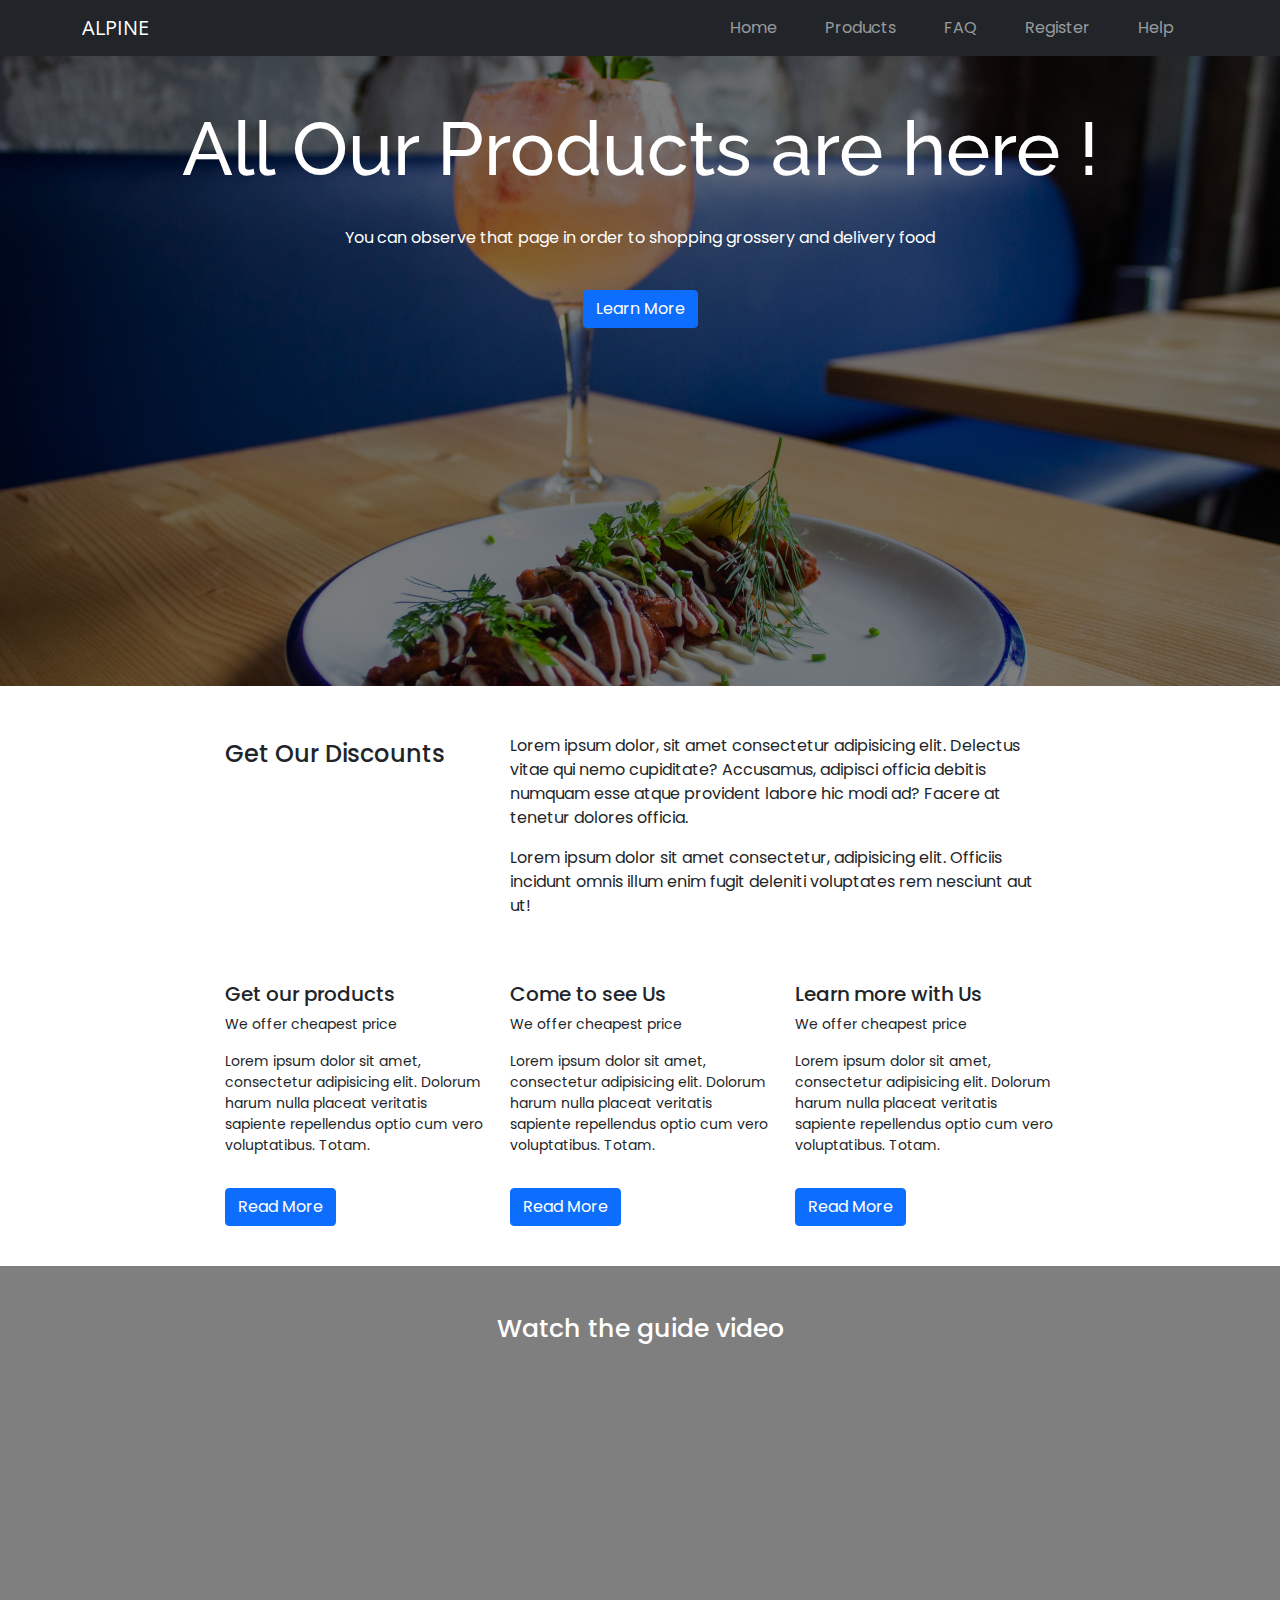
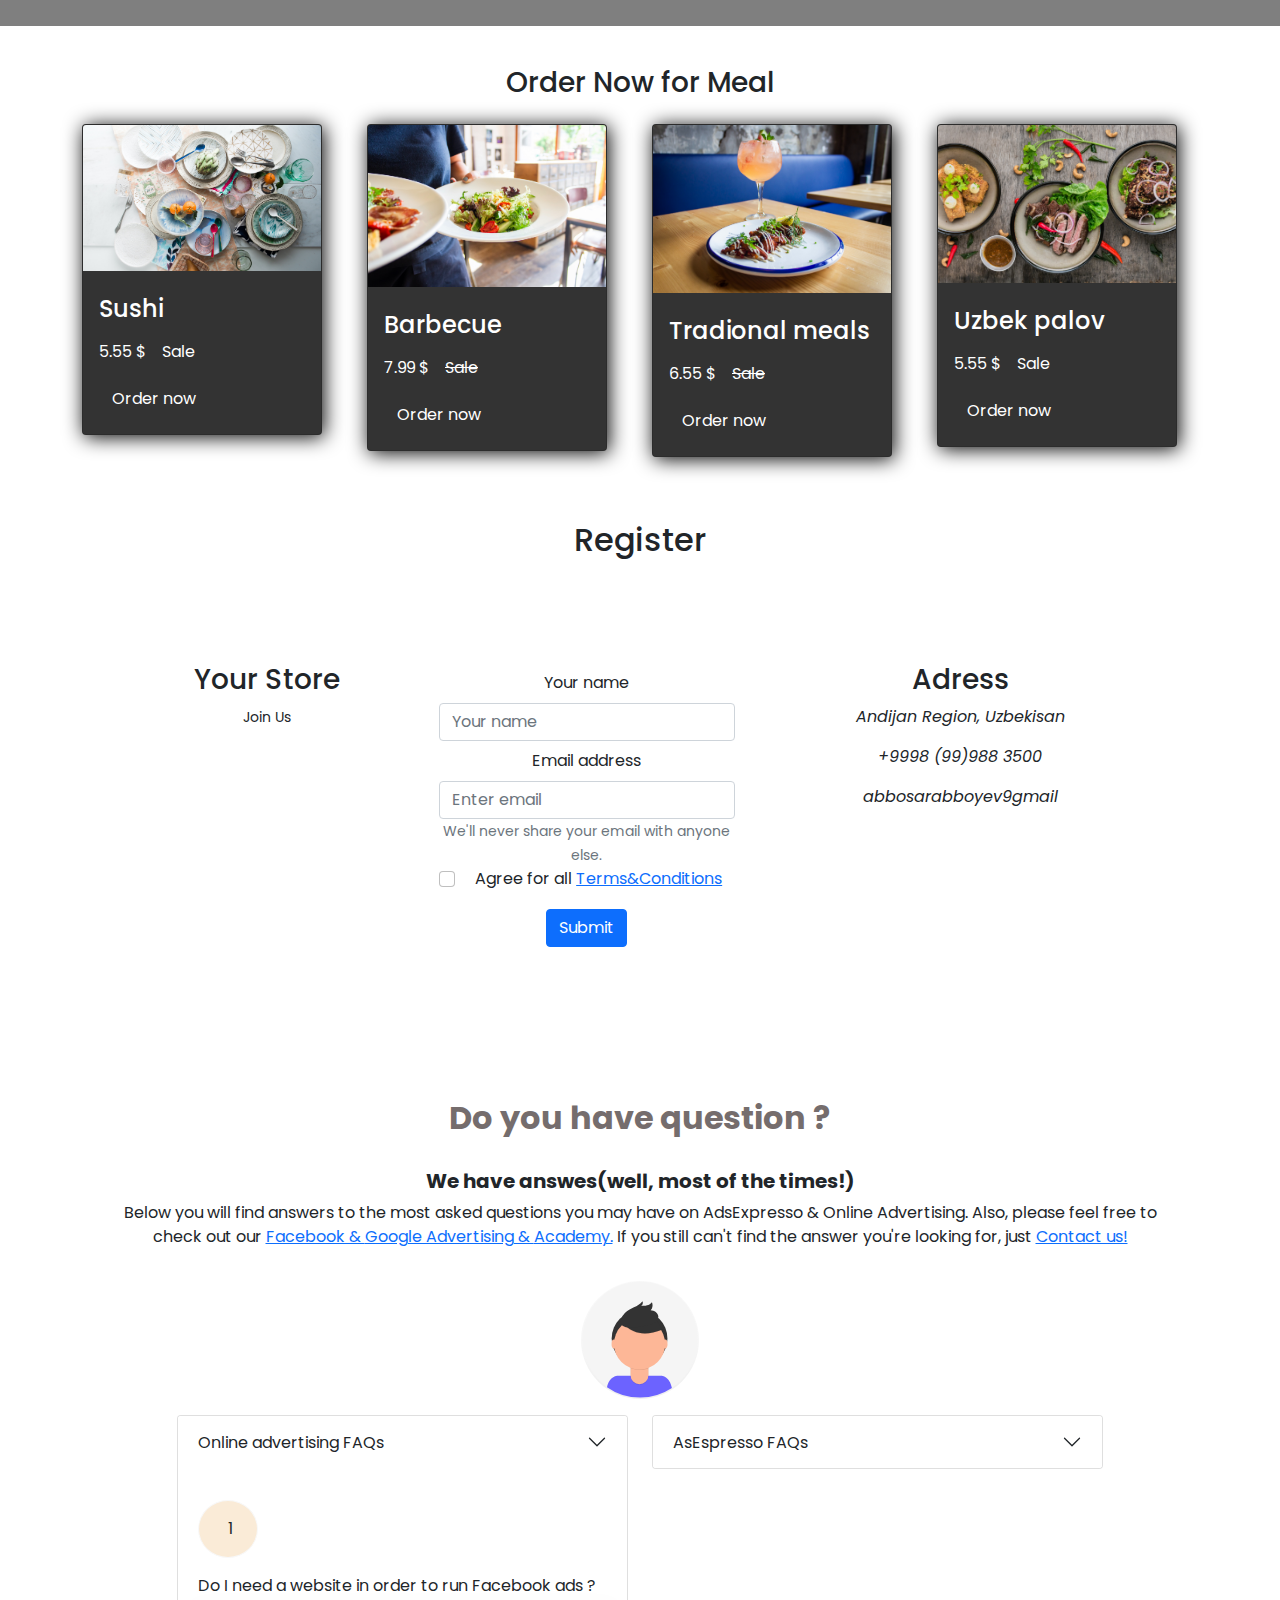
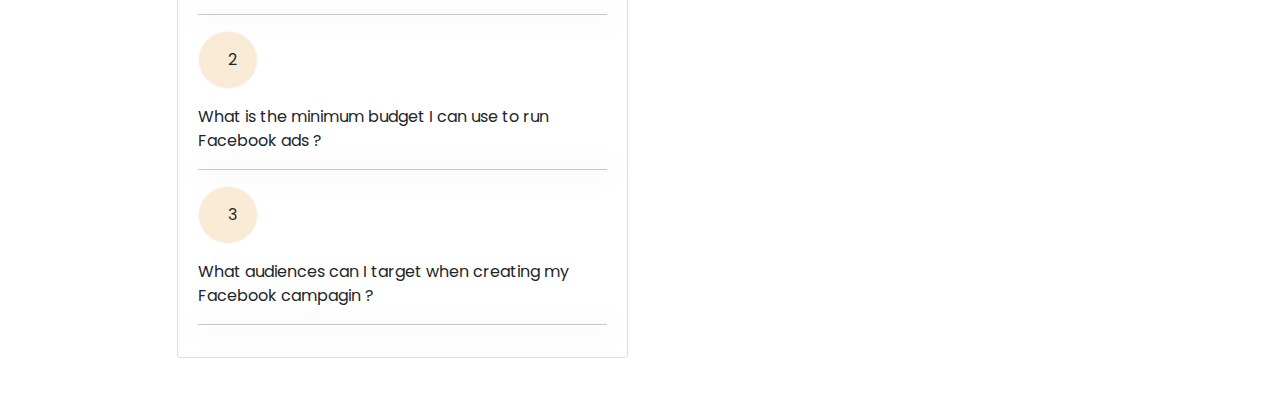
<file: amaliyot5/products.html>
<!DOCTYPE html>
<html lang="en">
<head>
    <meta charset="UTF-8">
    <meta http-equiv="X-UA-Compatible" content="IE=edge">
    <meta name="viewport" content="width=device-width, initial-scale=1.0">
    <title>Our Products</title>
    <!--boostap css-->
    <link rel="stylesheet" href="boostrap/bootstrap.css">
    <!--main.css-->
    <link rel="stylesheet" href="products.css">
    <!--font awesome cdn-->
    <link rel="stylesheet" href="https://cdnjs.cloudflare.com/ajax/libs/font-awesome/6.0.0-beta3/css/all.min.css" integrity="sha512-Fo3rlrZj/k7ujTnHg4CGR2D7kSs0v4LLanw2qksYuRlEzO+tcaEPQogQ0KaoGN26/zrn20ImR1DfuLWnOo7aBA==" crossorigin="anonymous" referrerpolicy="no-referrer" />
    <!--animayte css-->
    <link
    rel="stylesheet" href="https://cdnjs.cloudflare.com/ajax/libs/animate.css/4.1.1/animate.min.css"/>
</head>
<body>
        <!--navbar -->
<nav class="navbar navbar-expand-lg navbar-dark bg-dark text-white ">
    <div class="container">
        <a class="navbar-brand" href="#">ALPINE</a>
        <button class="navbar-toggler" type="button" data-toggle="collapse" data-target="#navbarNav" aria-controls="navbarNav" aria-expanded="false" aria-label="Toggle navigation">
          <span class="navbar-toggler-icon"></span>
        </button>
        <div class="collapse navbar-collapse justify-content-end " id="navbarNav">
          <ul class="navbar-nav ">
            <li class="nav-item active px-3">
                <a class="nav-link" href="index.html"> <i class="fas fa-home " style="color: red;" ></i>    Home</a>
            </li>
            <li class="nav-item px-3">
              <a class="nav-link" href="#cards">Products</a>
            </li>
            <li class="nav-item px-3">
              <a class="nav-link" href="#FAQ">FAQ</a>
            </li>
            <li class="nav-item px-3">
                <a class="nav-link" href="#register">Register</a>
              </li>
            <li class="nav-item px-3">
                <a class="nav-link" href="#picture">Help  <i class="fas fa-home " style="color: blue;"></i></a>
              </li>
          </ul>
        </div>
    </div>
    </nav>
    <!--end of navbar -->
    <!--main section-->
    <section class="main">
        <div class="dark-overlay">
        <div class="container">
            <div class="row justify-content-center text-white py-5">
                <div class="col text-center">
                    <h1 >All Our Products are here !</h1>
                    <p class="py-4">You can observe that page in order to shopping grossery and delivery food <br> </p>
                    <a href="#desc" type="button" class="btn btn-primary">Learn More</a>               
                </div>
            </div>
        </div>
    </section>
    <!--end of main section-->
    <!--describtion section-->
    <div id="desc">
        <div class="container">
            <div class="row justify-content-center py-5">
                <div class="col-md-3">
                    <h4>Get Our Discounts  <i class="fas fa-tags " style="color: orangered; font-size: 30px;"></i></h4>
                </div>
                <div class="col-md-6">
                    <p>Lorem ipsum dolor, sit amet consectetur adipisicing elit. Delectus vitae qui nemo cupiditate? Accusamus, adipisci officia debitis numquam esse atque provident labore hic modi ad? Facere at tenetur dolores officia.</p>
                    <p>Lorem ipsum dolor sit amet consectetur, adipisicing elit. Officiis incidunt omnis illum enim fugit deleniti voluptates rem nesciunt aut ut!</p>
                </div>
            </div>
            <div class="row justify-content-center">
                <div class="col-md-3">
                    <h5>Get our products  <i class="fas fa-check-circle " style="color: blue;"></i> </h5>
                    <p>We offer cheapest price</p>
                    <p>Lorem ipsum dolor sit amet, consectetur adipisicing elit. Dolorum harum nulla placeat veritatis sapiente repellendus optio cum vero voluptatibus. Totam.</p>
                    <button type="button" class="btn btn-primary my-3">Read More</button>
                </div>
                <div class="col-md-3">
                    <h5>Come to see Us  <i class="fas fa-check-circle " style="color: blue;"></i></h5>
                    <p>We offer cheapest price</p>
                    <p>Lorem ipsum dolor sit amet, consectetur adipisicing elit. Dolorum harum nulla placeat veritatis sapiente repellendus optio cum vero voluptatibus. Totam.</p>
                    <button type="button" class="btn btn-primary my-3">Read More</button>
                </div>
                <div class="col-md-3">
                    <h5>Learn more with Us   <i class="fas fa-check-circle " style="color: blue;"></i> </h5>
                    <p>We offer cheapest price</p>
                    <p>Lorem ipsum dolor sit amet, consectetur adipisicing elit. Dolorum harum nulla placeat veritatis sapiente repellendus optio cum vero voluptatibus. Totam.</p>
                    <button type="button" class="btn btn-primary my-3">Read More</button>
                </div>
            </div>
        </div>
    </div>
    <!-- end of describtion section-->
    <!--end of pictures-->
    <div id="picture" class="picture my-4">
        <div class="dark-overlay">
        <div class="container">
            <div class="row text-center text-white">
                <div class="col py-5">
                    <h5 style="font-size: 25px;">Watch the guide video</h5>
                    <i class="fab fa-youtube fa-4x py-5" style="color: red;"></i>
                </div>
            </div>
        </div>
    </div>
    </div>
    <!--pictures-->
    <!--cards-->
    <div id="cards" class="cards">
        <div class="container">
            <div class="row justify-content-center py-3">
                <div class="col text-center">
                    <h3>Order Now for Meal</h3>
                </div>
            </div>
            <div class="row text-white">
                <div class="col-sm-3">
                    <div class="card" style="width: 15rem;">
                    <img class="card-img-top" src="images/brooke-lark-uarQNKJUdJk-unsplash.jpg" alt="Card image cap">
                      <div class="card-body py-3">
                      <h4 class="card-title py-2 ">Sushi</h4>
                      <div class="d-flex">
                      <p class="card-text d-flex">5.55 $ </p>
                      <p class="mx-3 "> Sale  <i class="fas fa-tag" style="color: blue;"></i></p>
                       </div>
                      <a href="#" class="btn btn text-white mx-6 animate__animated animate__pulse animate__infinite	infinite">Order now</a>
                    </div>
                 </div>
                </div> 
                <div class="col-sm-3">
                    <div class="card" style="width: 15rem;">
                    <img class="card-img-top" src="images/louis-hansel-53LQmwX1I7o-unsplash.jpg" alt="Card image cap">
                      <div class="card-body py-3">
                      <h4 class="card-title py-2 ">Barbecue</h4>
                      <div class="d-flex">
                      <p class="card-text d-flex">7.99 $ </p>
                      <p class="mx-3 "> <del>Sale  <i class="fas fa-tag" style="color: blue;"></i></del> </p>
                       </div>
                      <a href="#" class="btn btn text-white mx-6 animate__animated animate__pulse animate__infinite	infinite">Order now</a>
                    </div>
                 </div>
                </div> 
                <div class="col-sm-3">
                    <div class="card" style="width: 15rem;">
                    <img class="card-img-top" src="images/louis-hansel-39s0TOHAGwk-unsplash.jpg" alt="Card image cap">
                      <div class="card-body py-3">
                      <h4 class="card-title py-2 ">Tradional meals</h4>
                      <div class="d-flex">
                      <p class="card-text d-flex">6.55 $ </p>
                      <p class="mx-3 "> <del> Sale  <i class="fas fa-tag" style="color: blue;"></i></del></p>
                       </div>
                      <a href="#" class="btn btn text-white mx-6 animate__animated animate__pulse animate__infinite	infinite">Order now</a>
                    </div>
                 </div>
                </div> 
                <div class="col-sm-3">
                    <div class="card" style="width: 15rem;">
                    <img class="card-img-top" src="images/lily-banse--YHSwy6uqvk-unsplash.jpg" alt="Card image cap">
                      <div class="card-body py-3">
                      <h4 class="card-title py-2 ">Uzbek palov</h4>
                      <div class="d-flex">
                      <p class="card-text d-flex">5.55 $ </p>
                      <p class="mx-3 "> Sale  <i class="fas fa-tag" style="color: blue;"></i></p>
                       </div>
                      <a href="#" class="btn btn text-white mx-6 animate__animated animate__pulse animate__infinite	infinite ">Order now</a>
                    </div>
                 </div>
                </div> 
            </div>
        </div>
    </div>
    <!--end of cards-->

    <!--register-->
    <section id="register" class="py-3">
        <div class="container-fluid justify-content-center text-center">
 
         <div class="row justify-content-center py-5">
             <div class="col text-center">
                 <h2>Register</h2>
             </div>
         </div>

         <div class="row py-5 justify-content-center text-center">
             <div class="col-md-3">
                 <h3>Your Store</h3>
                 <small>Join Us</small>
                 <ul class="py-4">
                     <li><a href=""><i class="fab fa-facebook-square"></i></a></li>
                     <li><a href=""><i class="fab fa-instagram-square"></i></a></li>
                     <li><a href=""><i class="fab fa-whatsapp-square"></i></a></li>
                     <li><a href=""><i class="fab fa-twitter-square"></i></a></li>
                 </ul>
            </div>
            <div class="col-md-3">
            <form>
                <div class="form-group">
                    <div class="form-group">
                        <label for="exampleInputPassword1" class="py-2">Your name</label>
                        <input type="text" class="form-control" id="exampleInputtext1" placeholder="Your name">
                      </div>
                  <label for="exampleInputEmail1" class="py-2">Email address</label>
                  <input type="email" class="form-control" id="exampleInputEmail1" aria-describedby="emailHelp" placeholder="Enter email">
                  <small id="emailHelp" class="form-text text-muted">We'll never share your email with anyone else.</small>
                </div>
                <div class="form-check">
                  <input type="checkbox" class="form-check-input" id="exampleCheck1">
                  <label class="form-check-label" for="exampleCheck1">Agree for all <a href="">Terms&Conditions</a></label>
                </div>
                <button type="submit" class="btn btn-primary my-3">Submit</button>
              </form>
         </div>

         <div class="col-md-4">
            <h3>Adress</h3>
            <p> <i class="fas fa-map-marker-alt" > Andijan Region, Uzbekisan</i> </p>
            <p> <i class="fas fa-phone-alt" > +9998 (99)988 3500</i> </p>
            <p> <i class="fas fa-envelope" > abbosarabboyev9gmail </i> </p>
        </div>

         </div>
        </div>
     </section>
     <!-- end of register-->
    
    <!--FAQ-->
    <div id="FAQ" class="faq ">
        <div class="container py-5 text-dark">
            <div class="row justify-content-center">
                <div class="col text-center">
                    <h2 class="py-4" style="font-weight:bold;color: rgb(117, 109, 109);">Do you have question ?</h2>
                    <h5 style="font-weight: bolder;">We have answes(well, most of the times!)</h5>
                    <p>Below you will find answers to the most asked questions you may have on AdsExpresso & Online Advertising. Also, please feel free to <br>
                    check out our <a href="">Facebook & </a> <a href="">Google Advertising & </a> <a href="">Academy.</a> If you still can't find the answer you're looking for, just <a href="">Contact us! </a> </p>
                    <img src="images/undraw_profile_pic_ic-5-t.svg" height="150px" class="py-3">
                </div>
            </div>
            <!-------------------------------------------->
            <div class="row justify-content-center">
                <div class="col-md-5">
            <div class="accordion text-dark " id="panelsStayOpen-headingTwo">
                <div class="accordion-item">
                  <h2 class="accordion-header" id="panelsStayOpen-headingOne">
                    <button class="accordion-button collapsed" type="button" data-bs-toggle="collapse" data-bs-target="#panelsStayOpen-collapseOne" aria-expanded="true" aria-controls="panelsStayOpen-collapseOne">
                        Online advertising FAQs
                    </button>
                  </h2>
                  <div id="panelsStayOpen-collapseOne" class="accordion-collapse collapse show" aria-labelledby="panelsStayOpen-headingOne">
                    <div class="accordion-body">
                            
                            <p><p class="number">1</p> Do I need a website in order to run Facebook ads ?</p>
                            <hr>
                            <p><p class="number">2</p> What is the minimum budget I can use to run Facebook ads ?</p> 
                            <hr>
                            <p><p class="number">3</p> What audiences can I target when creating my Facebook campagin ?</p>
                            <hr>
                     </div>
                    </div>
                  </div>
                </div>
            </div>
            <div class="col-md-5">
                <div class="accordion-item text-dark">
                  <h2 class="accordion-header" id="panelsStayOpen-headingTwo">
                    <button class="accordion-button collapsed" type="button" data-bs-toggle="collapse" data-bs-target="#panelsStayOpen-collapseTwo" aria-expanded="false" aria-controls="panelsStayOpen-collapseTwo">
                        AsEspresso FAQs
                    </button>
                  </h2>
                  <div id="panelsStayOpen-collapseTwo" class="accordion-collapse collapse" aria-labelledby="panelsStayOpen-headingTwo">
                    <div class="accordion-body">
                        <p ><p class="number">1</p> How Do I pay for my online order ?</p>
                        <hr>
                        <p><p class="number">2</p> What Happens to my Facebook and Google ads campaign if I cancel my AsEspresso subscription ?</p> 
                        <hr>
                        <p><p class="number">3</p> What language does your Apps support ?</p>
                        <hr>
                    </div>
                  </div>
                </div>
                
            </div>
        </div>
        </div>
              <!----------------------->
        </div>
    </div>
    <!--end of FAQ-->

    











    <!------------------------------------------------------------------------------------------------>
    <!--boostrap js-->
    <script src="boostrap/bootstrap.js"></script>
    <!--index js-->
    <script src="index.js"></script>
    <!--jquery js-->
    <script src="jquery.js"></script>
    
</body>
</html>
</file>
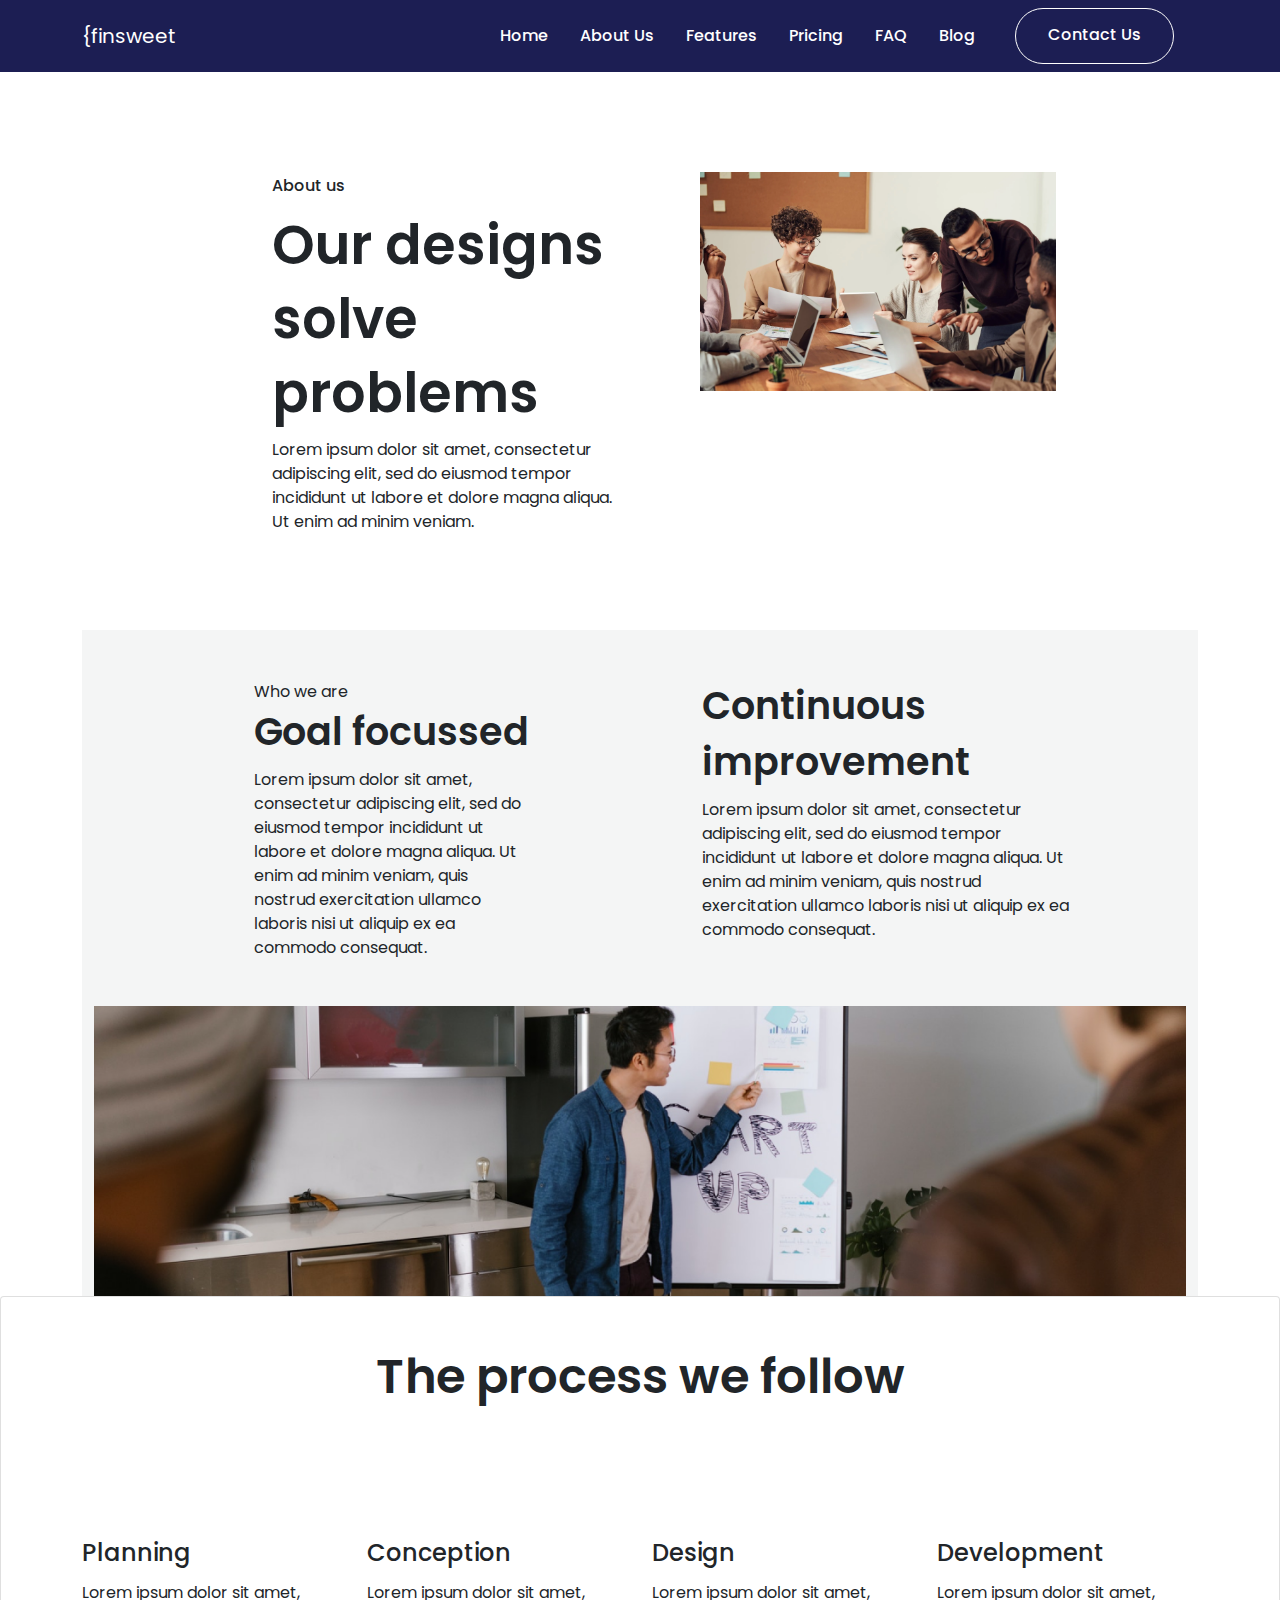
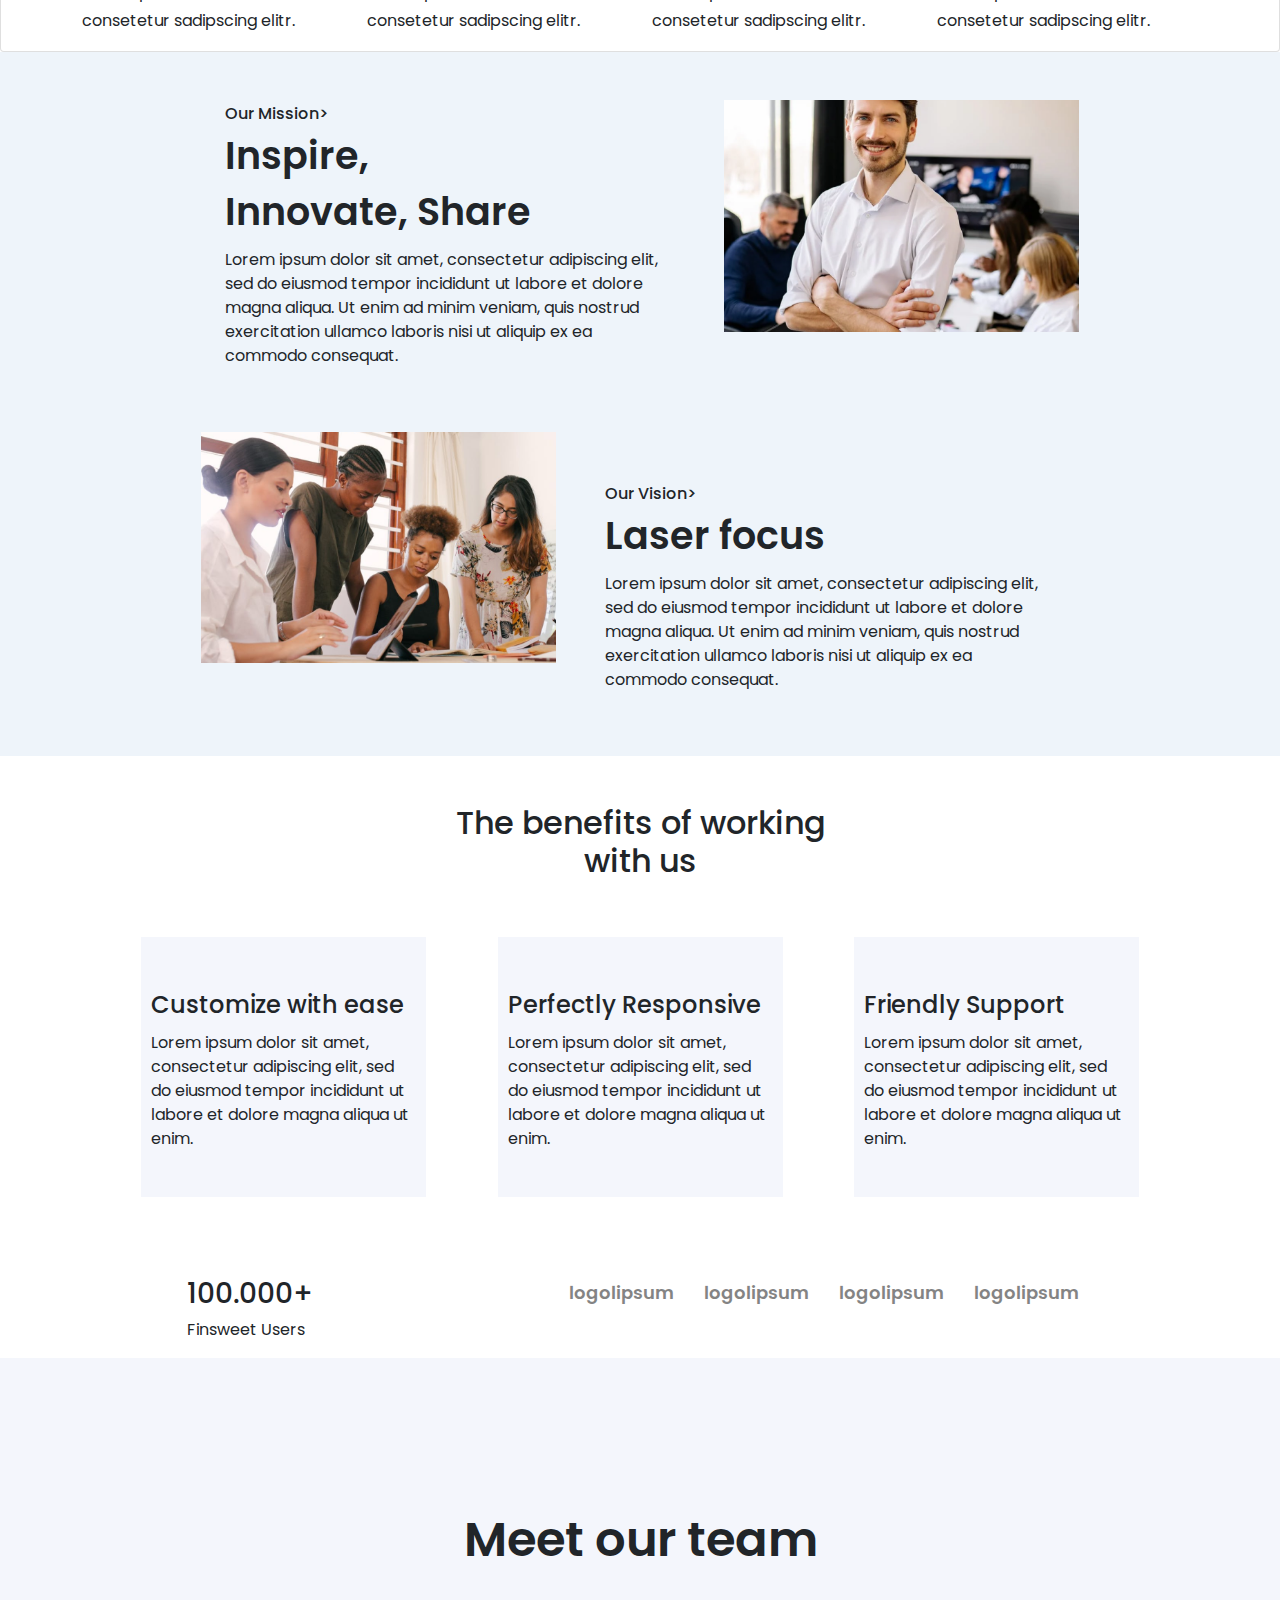
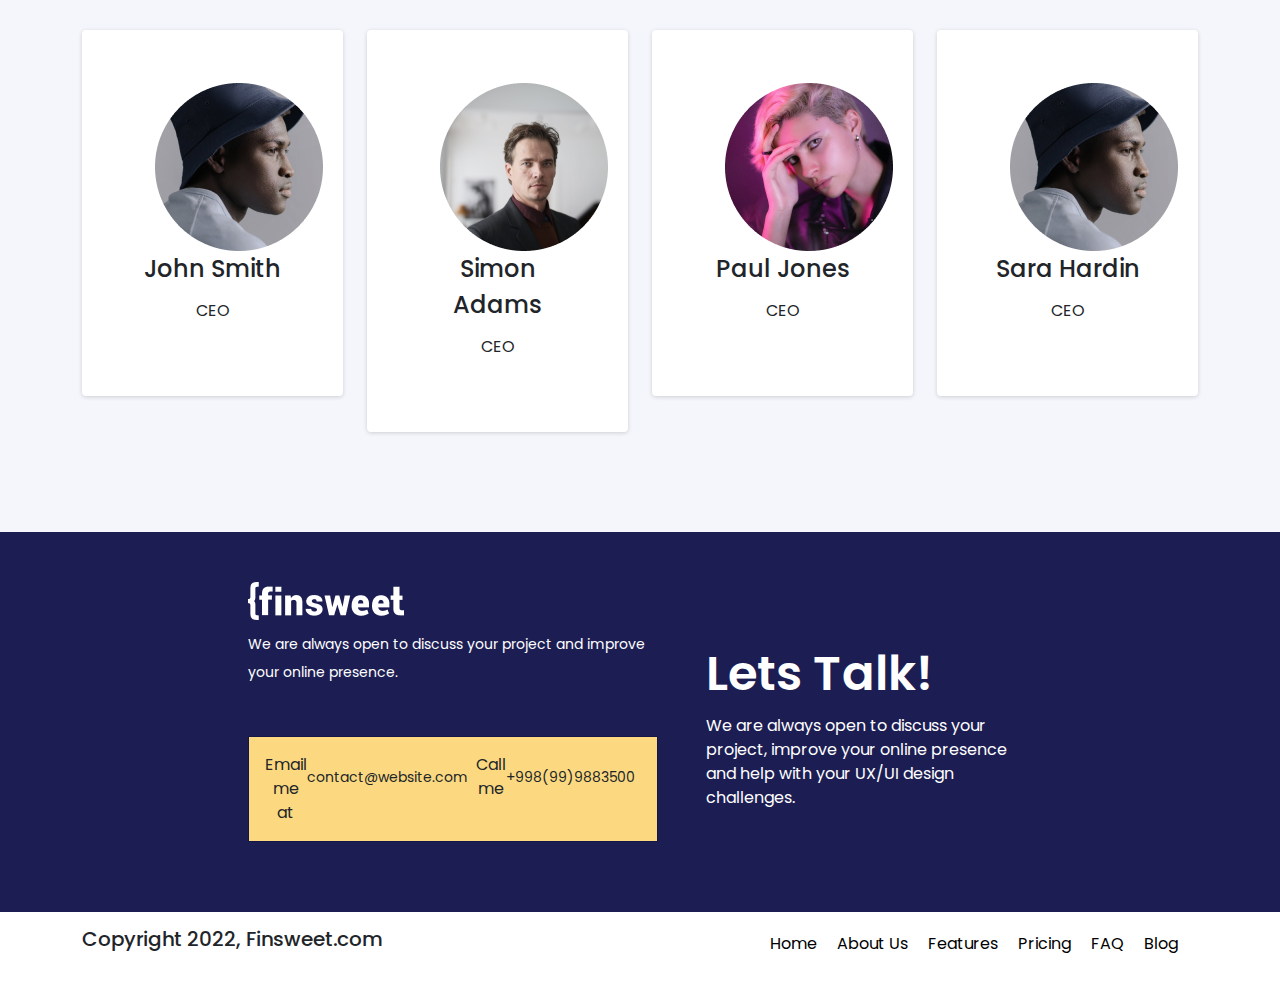
<file: portfolio5/aboutUs.html>
<!DOCTYPE html>
<html lang="en">

<head>
  <meta charset="UTF-8">
  <meta http-equiv="X-UA-Compatible" content="IE=edge">
  <meta name="viewport" content="width=device-width, initial-scale=1.0">
  <title>All About Us</title>
  <!--boostrap css-->
  <link rel="stylesheet" href="bootsrap/bootstrap.css">
  <!--style css-->
  <link rel="stylesheet" href="style/style.css">
  <!--font awesome cdn-->
  <link rel="stylesheet" href="https://cdnjs.cloudflare.com/ajax/libs/font-awesome/6.0.0-beta3/css/all.min.css"
    integrity="sha512-Fo3rlrZj/k7ujTnHg4CGR2D7kSs0v4LLanw2qksYuRlEzO+tcaEPQogQ0KaoGN26/zrn20ImR1DfuLWnOo7aBA=="
    crossorigin="anonymous" referrerpolicy="no-referrer" />
  <!--about us css-->
  <link rel="stylesheet" href="aboutUs-style/aboutUs.css">
</head>

<body>
  <!--navbar -->
  <nav class="navbar navbar-expand-lg   ">
    <div class="container">
      <a class="navbar-brand" href="index.html">{finsweet</a>
      <button class="navbar-toggler" type="button" data-bs-toggle="collapse" data-bs-target="#navbarNav"
        aria-controls="navbarNav" aria-expanded="false" aria-label="Toggle navigation">
        <span class="navbar-toggler-icon text-white"><i class="fas fa-bars" style="font-size: 2rem;"></i></span>
      </button>
      <div class="collapse navbar-collapse justify-content-end" id="navbarNav">
        <ul class="navbar-nav">
          <li class="nav-item">
            <a class="nav-link active" aria-current="page" href="index.html">Home</a>
          </li>
          <li class="nav-item">
            <a class="nav-link" href="#">About Us</a>
          </li>
          <li class="nav-item">
            <a class="nav-link" href="features.html">Features</a>
          </li>
          <li class="nav-item">
            <a class="nav-link" href="pricing.html">Pricing</a>
          </li>
          <li class="nav-item">
            <a class="nav-link" href="privacy.html">FAQ</a>
          </li>
          <li class="nav-item">
            <a class="nav-link" href="page.html">Blog</a>
          </li>
          <a class="btn mx-4" href="contact.html">Contact Us</a>
        </ul>
      </div>
    </div>
  </nav>
  <!--end of navbar -->
  <!--about us hero-->
  <section class="hero">
    <div class="container">
      <div class="row justify-content-center ">
        <div class="col-md-4 mx-5">
          <h6>About us</h6>
          <h1>Our designs solve problems</h1>
          <p>Lorem ipsum dolor sit amet, consectetur adipiscing elit, sed do eiusmod tempor incididunt ut labore et
            dolore magna aliqua. Ut enim ad minim veniam.</p>
        </div>
        <div class="col-md-4">
          <img src="images/group-of-people-sitting-indoors-3184360.png" class="img-fluid">
        </div>
      </div>
    </div>
  </section>
  <!--end of about us hero-->
  <!--who we are-->
  <section class="who">
    <div class="container">
      <div class="row ">
        <div class="col-md-4 px-5 ">
          <label>Who we are</label>
          <h3>Goal focussed</h3>
          <p>Lorem ipsum dolor sit amet, consectetur adipiscing elit, sed do eiusmod tempor incididunt ut labore et
            dolore magna aliqua. Ut enim ad minim veniam, quis nostrud exercitation ullamco laboris nisi ut aliquip ex
            ea commodo consequat.</p>
        </div>
        <div class="col-md-4 py-4 my-4">
          <h3>Continuous improvement</h3>
          <p>Lorem ipsum dolor sit amet, consectetur adipiscing elit, sed do eiusmod tempor incididunt ut labore et
            dolore magna aliqua. Ut enim ad minim veniam, quis nostrud exercitation ullamco laboris nisi ut aliquip ex
            ea commodo consequat.</p>
        </div>
        <div class="col-md-12">
          <img src="images/man-in-blue-jacket-looking-at-white-board-7413916.png" class="img-fluid">
        </div>
      </div>
    </div>
    </div>
  </section>
  <!--end of who we are-->
  <!--card-->
  <section class="card">
    <div class="container">
      <div class="row text-center py-5">
        <h3>The process we follow</h3>
      </div>
      <div class="row justify-content-center">
        <div class="col-sm-3">
          <i class="fas fa-circle fa-2x py-3" style="color: #2405F2;"></i>
          <h6>Planning</h6>
          <p>Lorem ipsum dolor sit amet, consetetur sadipscing elitr.</p>
        </div>
        <div class="col-sm-3">
          <i class="fas fa-circle fa-2x py-3" style="color: #2405F2;"></i>
          <h6>Conception</h6>
          <p>Lorem ipsum dolor sit amet, consetetur sadipscing elitr.</p>
        </div>
        <div class="col-sm-3">
          <i class="fas fa-circle fa-2x py-3" style="color: #2405F2;"></i>
          <h6>Design</h6>
          <p>Lorem ipsum dolor sit amet, consetetur sadipscing elitr.</p>
        </div>
        <div class="col-sm-3">
          <i class="fas fa-circle fa-2x py-3" style="color: #2405F2;"></i>
          <h6>Development</h6>
          <p>Lorem ipsum dolor sit amet, consetetur sadipscing elitr.</p>
        </div>
      </div>
    </div>
  </section>
  <!--end of card-->
  <!--mission -->
  <section class="mission">
    <div class="container">

      <div class="row py-5 justify-content-center">
        <div class="col-md-5 mx-4">
          <label>Our Mission> </label>
          <h3>Inspire, Innovate, Share</h3>
          <p>Lorem ipsum dolor sit amet, consectetur adipiscing elit, sed do eiusmod tempor incididunt ut labore et
            dolore magna aliqua. Ut enim ad minim veniam, quis nostrud exercitation ullamco laboris nisi ut aliquip ex
            ea commodo consequat.</p>
        </div>
        <div class="col-md-4">
          <img src="images/a-man-standing-in-an-office-7792811.png" class="img-fluid">
        </div>
      </div>
      <div class="row justify-content-center">
        <div class="col-md-4">
          <img src="images/photo-of-women-at-the-meeting-3810789.png" class="img-fluid">
        </div>
        <div class="col-md-5 py-5 mx-4">
          <label>Our Vision></label>
          <h3>Laser focus</h3>
          <p>Lorem ipsum dolor sit amet, consectetur adipiscing elit, sed do eiusmod tempor incididunt ut labore et
            dolore magna aliqua. Ut enim ad minim veniam, quis nostrud exercitation ullamco laboris nisi ut aliquip ex
            ea commodo consequat.</p>
        </div>
      </div>

    </div>
  </section>
  <!--end of mission -->
  <!--benefits-->
  <section class="benefits">
    <div class="container">
      <div class="row text-center py-5">
        <h2>The benefits of working <br> with us</h2>
      </div>
      <!--end of header row-->
      <div class="row">
        <div class="col-md-3">
          <i class="fas fa-paste"></i>
          <h6>Customize with ease</h6>
          <p>Lorem ipsum dolor sit amet, consectetur adipiscing elit, sed do eiusmod tempor incididunt ut labore et
            dolore magna aliqua ut enim.</p>
        </div>
        <div class="col-md-3">
          <i class="fas fa-tools"></i>
          <h6>Perfectly Responsive</h6>
          <p>Lorem ipsum dolor sit amet, consectetur adipiscing elit, sed do eiusmod tempor incididunt ut labore et
            dolore magna aliqua ut enim.</p>
        </div>
        <div class="col-md-3">
          <i class="fas fa-users"></i>
          <h6>Friendly Support</h6>
          <p>Lorem ipsum dolor sit amet, consectetur adipiscing elit, sed do eiusmod tempor incididunt ut labore et
            dolore magna aliqua ut enim.</p>
        </div>
      </div>
    </div>
  </section>
  <!--end of benefits-->
  <!--associtate-->
  <section class="associate">
    <div class="container">
      <div class="d-flex">
        <div class="block">
          <h3>100.000+</h3>
          <p>Finsweet Users</p>
        </div>
        <div class="block">
        <ul>
          <li><a href=""><i class="fab fa-joomla"></i>  logolipsum</a></li>
          <li><a href=""><i class="fab fa-drupal"></i>  logolipsum</a></li>
          <li><a href=""><i class="fab fa-pied-piper-pp"></i>  logolipsum</a></li>
          <li><a href=""><i class="fab fa-stumbleupon"></i>  logolipsum</a></li>
        </ul>
        <div>
      </div>
    </div>
  </section>
  <!--end of associtate-->
  <!--team -->
  <section class="team">
    <div class="container">
      <div class="row text-center">
        <div class="col">
          <h2>Meet our team</h2>
        </div>
      </div>
      <div class="row ">
        <div class="col-md-3">
          <div class="card text-center ">
            <img src="images/man-in-white-shirt-wearing-blue-bucket-hat-6626874.png" width="168px" height="168px">
            <h6>John Smith</h6>
            <p>CEO</p>
          </div>
        </div>
        <div class="col-md-3">
          <div class="card text-center ">
            <img src="images/serious-man-3760373.png" width="168px" height="168px">
            <h6>Simon Adams</h6>
            <p>CEO</p>
          </div>
        </div>
        <div class="col-md-3">
          <div class="card text-center ">
            <img src="images/transgender-model-touching-forehead-in-neon-light-7613875.png" width="168px" height="168px">
            <h6>Paul Jones</h6>
            <p>CEO</p>
          </div>
        </div>
        <div class="col-md-3">
          <div class="card text-center ">
            <img src="images/man-in-white-shirt-wearing-blue-bucket-hat-6626874.png" width="168px" height="168px">
            <h6>Sara Hardin</h6>
            <p>CEO</p>
          </div>
        </div>
      </div>
    </div>
  </section>
  <!--end of team -->

  <!--footer-->
  <section class="footer">
    <div class="container-fluid">
      <div class="row justify-content-center text-white">
        <div class="col-md-4">
          <img src="images/Logo.png" height="38px" width="156px">
          <p>We are always open to discuss your project and improve your online presence.</p>
          <div class="d-flex text-dark text-center">
            <div class="block">
              <label>Email me at</label><br>
              <p>contact@website.com</p>
            </div>
            <div class="block mx-2">
              <label>Call me</label>
              <p>+998(99)9883500</p>
            </div>
          </div>
        </div>
        <div class="col-md-3 mx-4">
          <h2>Lets Talk!</h2>
          <p>We are always open to discuss your project, improve your online presence and help with your UX/UI design
            challenges.</p>
          <div class="d-flex">
            <a href=""><i class="fab fa-instagram"></i></a>
            <a href=""><i class="fab fa-facebook"></i></a>
            <a href=""><i class="fab fa-whatsapp"></i></a>
            <a href=""><i class="fab fa-twitter"></i></a>
          </div>
        </div>
      </div>
    </div>
    <div class="container">
      <div class="block">
        <div class="block1">
          <h5>Copyright 2022, Finsweet.com</h5>
        </div>
        <div class="block2">
          <ul>
            <li><a href="">Home</a></li>
            <li><a href="">About Us</a></li>
            <li><a href="">Features</a></li>
            <li><a href="">Pricing</a></li>
            <li><a href="">FAQ</a></li>
            <li><a href="">Blog</a></li>
          </ul>
        </div>
      </div>
    </div>
  </section>
  <!--end of footer-->












  <!--bootsrap js-->
  <script src="bootsrap/bootstrap.js"></script>
  <!-- jquery js -->
  <script src="jquery.js"></script>
</body>

</html>
</file>
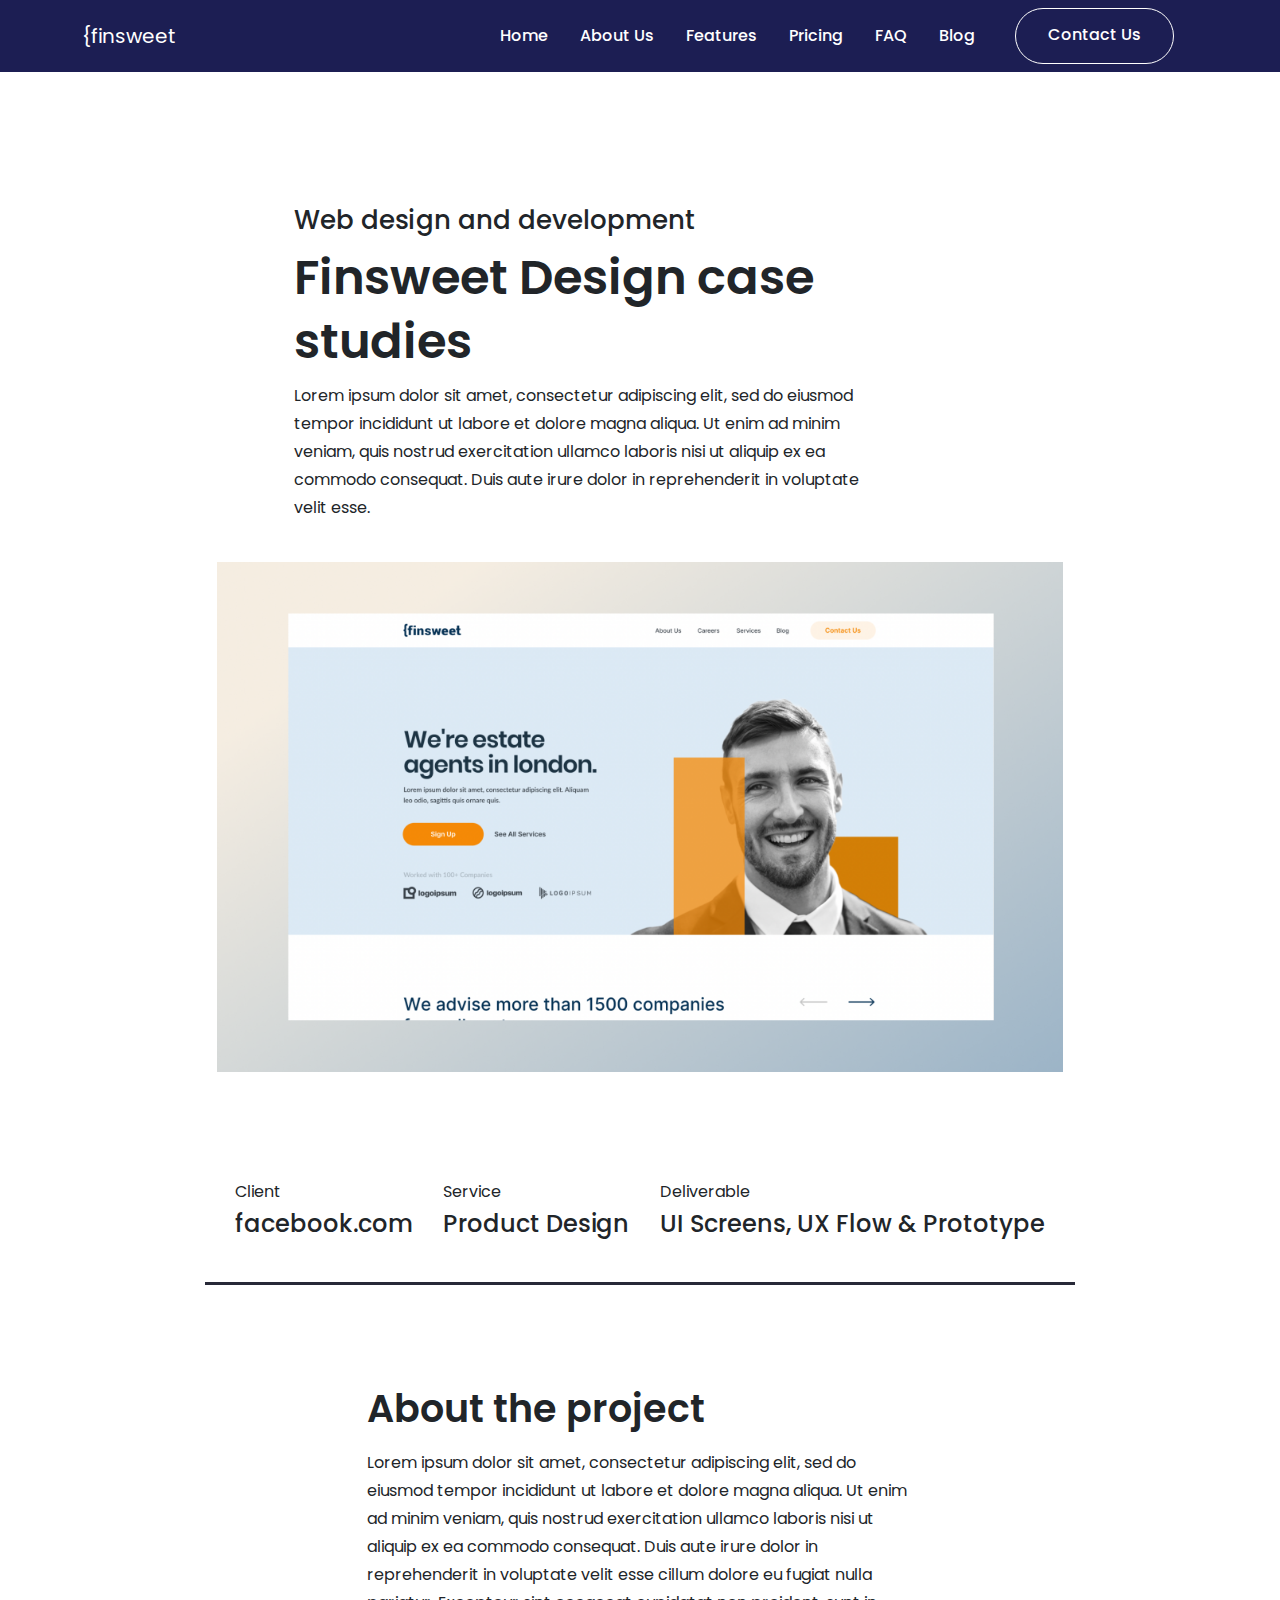
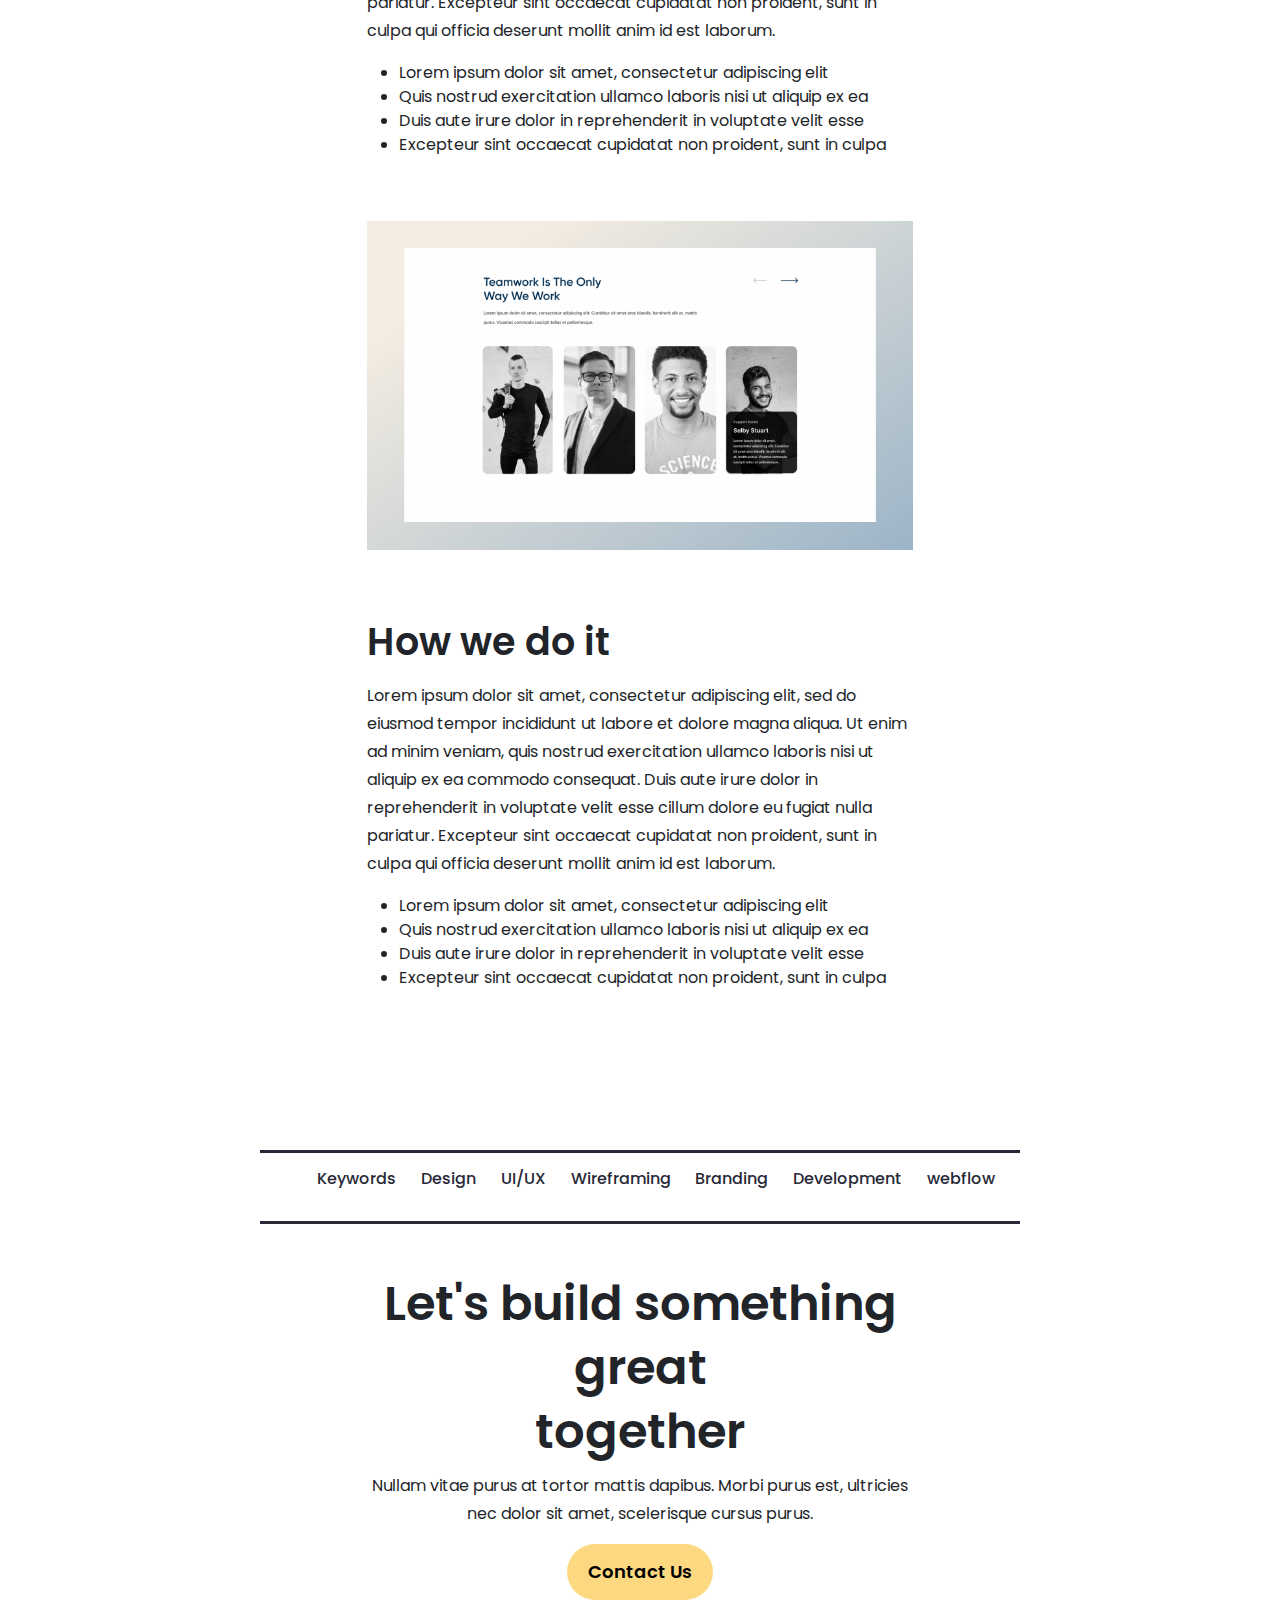
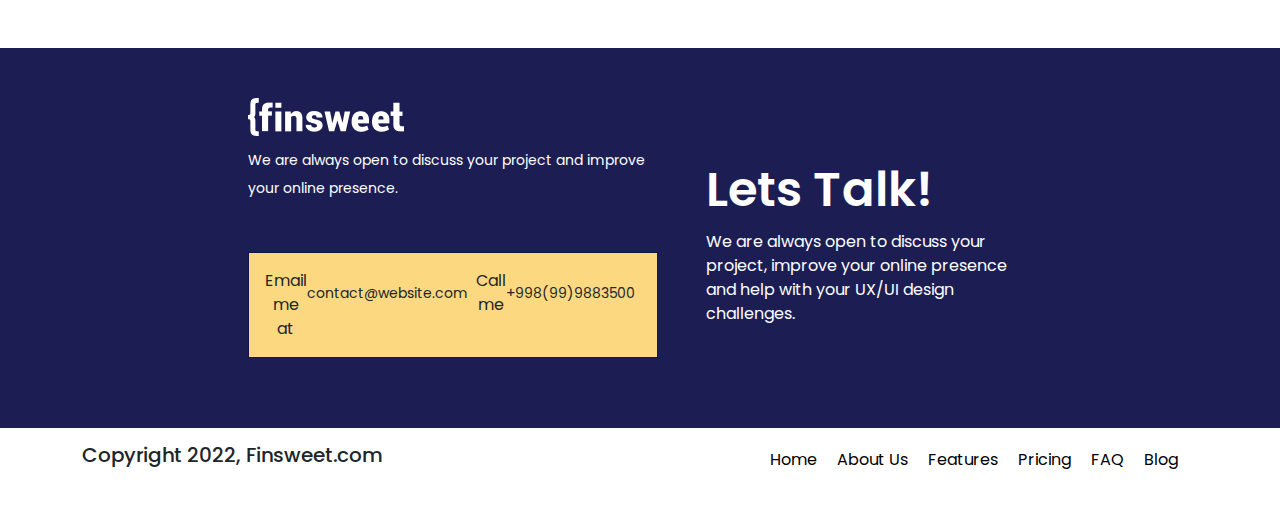
<file: portfolio5/blog.html>
<!DOCTYPE html>
<html lang="en">

<head>
  <meta charset="UTF-8">
  <meta http-equiv="X-UA-Compatible" content="IE=edge">
  <meta name="viewport" content="width=device-width, initial-scale=1.0">
  <title>Our Blogs About</title>
  <!--boostrap css-->
  <link rel="stylesheet" href="bootsrap/bootstrap.css">
  <!--style css-->
  <link rel="stylesheet" href="style/style.css">
  <!--font awesome cdn-->
  <link rel="stylesheet" href="https://cdnjs.cloudflare.com/ajax/libs/font-awesome/6.0.0-beta3/css/all.min.css"
    integrity="sha512-Fo3rlrZj/k7ujTnHg4CGR2D7kSs0v4LLanw2qksYuRlEzO+tcaEPQogQ0KaoGN26/zrn20ImR1DfuLWnOo7aBA=="
    crossorigin="anonymous" referrerpolicy="no-referrer" />
  <!--features css-->
  <link rel="stylesheet" href="features_styles/features.css">
  <!--about us style-->
  <link rel="stylesheet" href="aboutUs-style/aboutUs.css">
  <!--working css-->
  <link rel="stylesheet" href="working style/working.css">
  <!--blog css-->
  <link rel="stylesheet" href="blog-style/blog.css">
</head>

<body>

  <!--navbar -->
  <nav class="navbar navbar-expand-lg   ">
    <div class="container">
      <a class="navbar-brand" href="index.html">{finsweet</a>
      <button class="navbar-toggler" type="button" data-bs-toggle="collapse" data-bs-target="#navbarNav"
        aria-controls="navbarNav" aria-expanded="false" aria-label="Toggle navigation">
        <span class="navbar-toggler-icon text-white"><i class="fas fa-bars" style="font-size: 2rem;"></i></span>
      </button>
      <div class="collapse navbar-collapse justify-content-end" id="navbarNav">
        <ul class="navbar-nav">
          <li class="nav-item">
            <a class="nav-link active" aria-current="page" href="index.html">Home</a>
          </li>
          <li class="nav-item">
            <a class="nav-link" href="aboutUs.html">About Us</a>
          </li>
          <li class="nav-item">
            <a class="nav-link" href="features.html">Features</a>
          </li>
          <li class="nav-item">
            <a class="nav-link" href="pricing.html">Pricing</a>
          </li>
          <li class="nav-item">
            <a class="nav-link" href="privacy.html">FAQ</a>
          </li>
          <li class="nav-item">
            <a class="nav-link" href="page.html">Blog</a>
          </li>
          <a class="btn mx-4" href="contact.html">Contact Us</a>
        </ul>
      </div>
    </div>
  </nav>
  <!--end of navbar -->

  <!--blog header-->
  <section class="blog-header">
    <div class="container">
      <div class="row">
        <div class="col-md-8">
          <h6>Web design and development</h6>
          <h2>Finsweet Design case <br> studies</h2>
          <p>Lorem ipsum dolor sit amet, consectetur adipiscing elit, sed do eiusmod tempor incididunt ut labore et
            dolore magna aliqua. Ut enim ad minim veniam, quis nostrud exercitation ullamco laboris nisi ut aliquip ex
            ea commodo consequat. Duis aute irure dolor in reprehenderit in voluptate velit esse.</p>
        </div>
      </div>
    </div>
  </section>
  <!-- end of blog header-->

  <!--blog main images-->
  <section class="main-image">
    <div class="row justify-content-center py-4">
      <div class="col-md-8">
        <img src="blog_images/Cover1.png" class="img-fluid">
      </div>
    </div>
  </section>
  <!--end of blog main images-->

  <!--blog info-->
  <section class="blog-info">
    <div class="row justify-content-center">
      <div class="col-md-8">
        <div class="d-flex">
          <div class="block">
            <label>Client</label>
            <h6>facebook.com</h6>
          </div>
          <div class="block">
            <label>Service</label>
            <h6>Product Design</h6>
          </div>
          <div class="block">
            <label>Deliverable</label>
            <h6>UI Screens, UX Flow & Prototype</h6>
          </div>
        </div>
      </div>
    </div>
  </section>
  <!-- end of blog info-->

  <!--blog article-->
  <section class="blog-article">
    <div class="container">
      <div class="row justify-content-center" style="margin-top: 96px;">
        <div class="col-md-6">
          <h3>About the project</h3>
          <p>Lorem ipsum dolor sit amet, consectetur adipiscing elit, sed do eiusmod tempor incididunt ut labore et
            dolore magna aliqua. Ut enim ad minim veniam, quis nostrud exercitation ullamco laboris nisi ut aliquip ex
            ea commodo consequat. Duis aute irure dolor in reprehenderit in voluptate velit esse cillum dolore eu fugiat
            nulla pariatur. Excepteur sint occaecat cupidatat non proident, sunt in culpa qui officia deserunt mollit
            anim id est laborum.</p>
          <ul style="margin-bottom: 64px;">
            <li>Lorem ipsum dolor sit amet, consectetur adipiscing elit</li>
            <li>Quis nostrud exercitation ullamco laboris nisi ut aliquip ex ea</li>
            <li>Duis aute irure dolor in reprehenderit in voluptate velit esse</li>
            <li>Excepteur sint occaecat cupidatat non proident, sunt in culpa</li>
          </ul>
          <img src="blog_images/Cover2.png" class="img-fluid">
          <h3 style="margin-top: 64px ;">How we do it</h3>
          <p>Lorem ipsum dolor sit amet, consectetur adipiscing elit, sed do eiusmod tempor incididunt ut labore et
            dolore magna aliqua. Ut enim ad minim veniam, quis nostrud exercitation ullamco laboris nisi ut aliquip ex
            ea commodo consequat. Duis aute irure dolor in reprehenderit in voluptate velit esse cillum dolore eu fugiat
            nulla pariatur. Excepteur sint occaecat cupidatat non proident, sunt in culpa qui officia deserunt mollit
            anim id est laborum.</p>
          <ul style="margin-bottom: 64px;">
            <li>Lorem ipsum dolor sit amet, consectetur adipiscing elit</li>
            <li>Quis nostrud exercitation ullamco laboris nisi ut aliquip ex ea</li>
            <li>Duis aute irure dolor in reprehenderit in voluptate velit esse</li>
            <li>Excepteur sint occaecat cupidatat non proident, sunt in culpa</li>
          </ul>
        </div>
      </div>
    </div>
  </section>
  <!--end of blog article-->
  <!--blog lists-->
  <section class="blog-list">
    <div class="container">
      <div class="row">
        <div class="col-md-8">
          <ul>
            <li><a href="">Keywords</a></li>
            <li><a href="">Design </a></li>
            <li><a href="">UI/UX </a></li>
            <li><a href="">Wireframing</a></li>
            <li><a href="">Branding</a></li>
            <li><a href="">Development</a></li>
            <li><a href="">webflow</a></li>
          </ul>
        </div>
      </div>
    </div>
  </section>
  <!--end of blog lists-->

    <!--CTA-->
    <section class="CTA">
      <div class="container">
        <div class="row justify-content-center text-center py-5   ">
          <div class="col-md-6">
            <h2>Let's build something great <br> together</h2>
            <p>Nullam vitae purus at tortor mattis dapibus. Morbi purus est, ultricies nec dolor sit amet, scelerisque cursus purus.</p>
            <a href="" class="btn">Contact Us</a>
          </div>
        </div>
      </div>
    </section>
    <!--end of CTA-->

    <!--footer-->
   <section class="footer">
    <div class="container-fluid">
      <div class="row justify-content-center text-white">
        <div class="col-md-4">
          <img src="images/Logo.png" height="38px" width="156px">
          <p>We are always open to discuss your project and improve your online presence.</p>
          <div class="d-flex text-dark text-center">
            <div class="block">
              <label>Email me at</label><br>
              <p>contact@website.com</p>
            </div>
            <div class="block mx-2">
              <label>Call me</label>
              <p>+998(99)9883500</p>
            </div>
          </div>
        </div>
        <div class="col-md-3 mx-4">
          <h2>Lets Talk!</h2>
          <p>We are always open to discuss your project, improve your online presence and help with your UX/UI design
            challenges.</p>
          <div class="d-flex">
            <a href=""><i class="fab fa-instagram"></i></a>
            <a href=""><i class="fab fa-facebook"></i></a>
            <a href=""><i class="fab fa-whatsapp"></i></a>
            <a href=""><i class="fab fa-twitter"></i></a>
          </div>
        </div>
      </div>
    </div>
    <div class="container">
      <div class="block">
        <div class="block1">
          <h5>Copyright 2022, Finsweet.com</h5>
        </div>
        <div class="block2">
          <ul>
            <li><a href="">Home</a></li>
            <li><a href="">About Us</a></li>
            <li><a href="">Features</a></li>
            <li><a href="">Pricing</a></li>
            <li><a href="">FAQ</a></li>
            <li><a href="">Blog</a></li>
          </ul>
        </div>
      </div>
    </div>
  </section>
  <!--end of footer-->
















  <!--bootsrap js-->
  <script src="bootsrap/bootstrap.js"></script>
  <!-- jquery js -->
  <script src="jquery.js"></script>
</body>

</html>
</file>
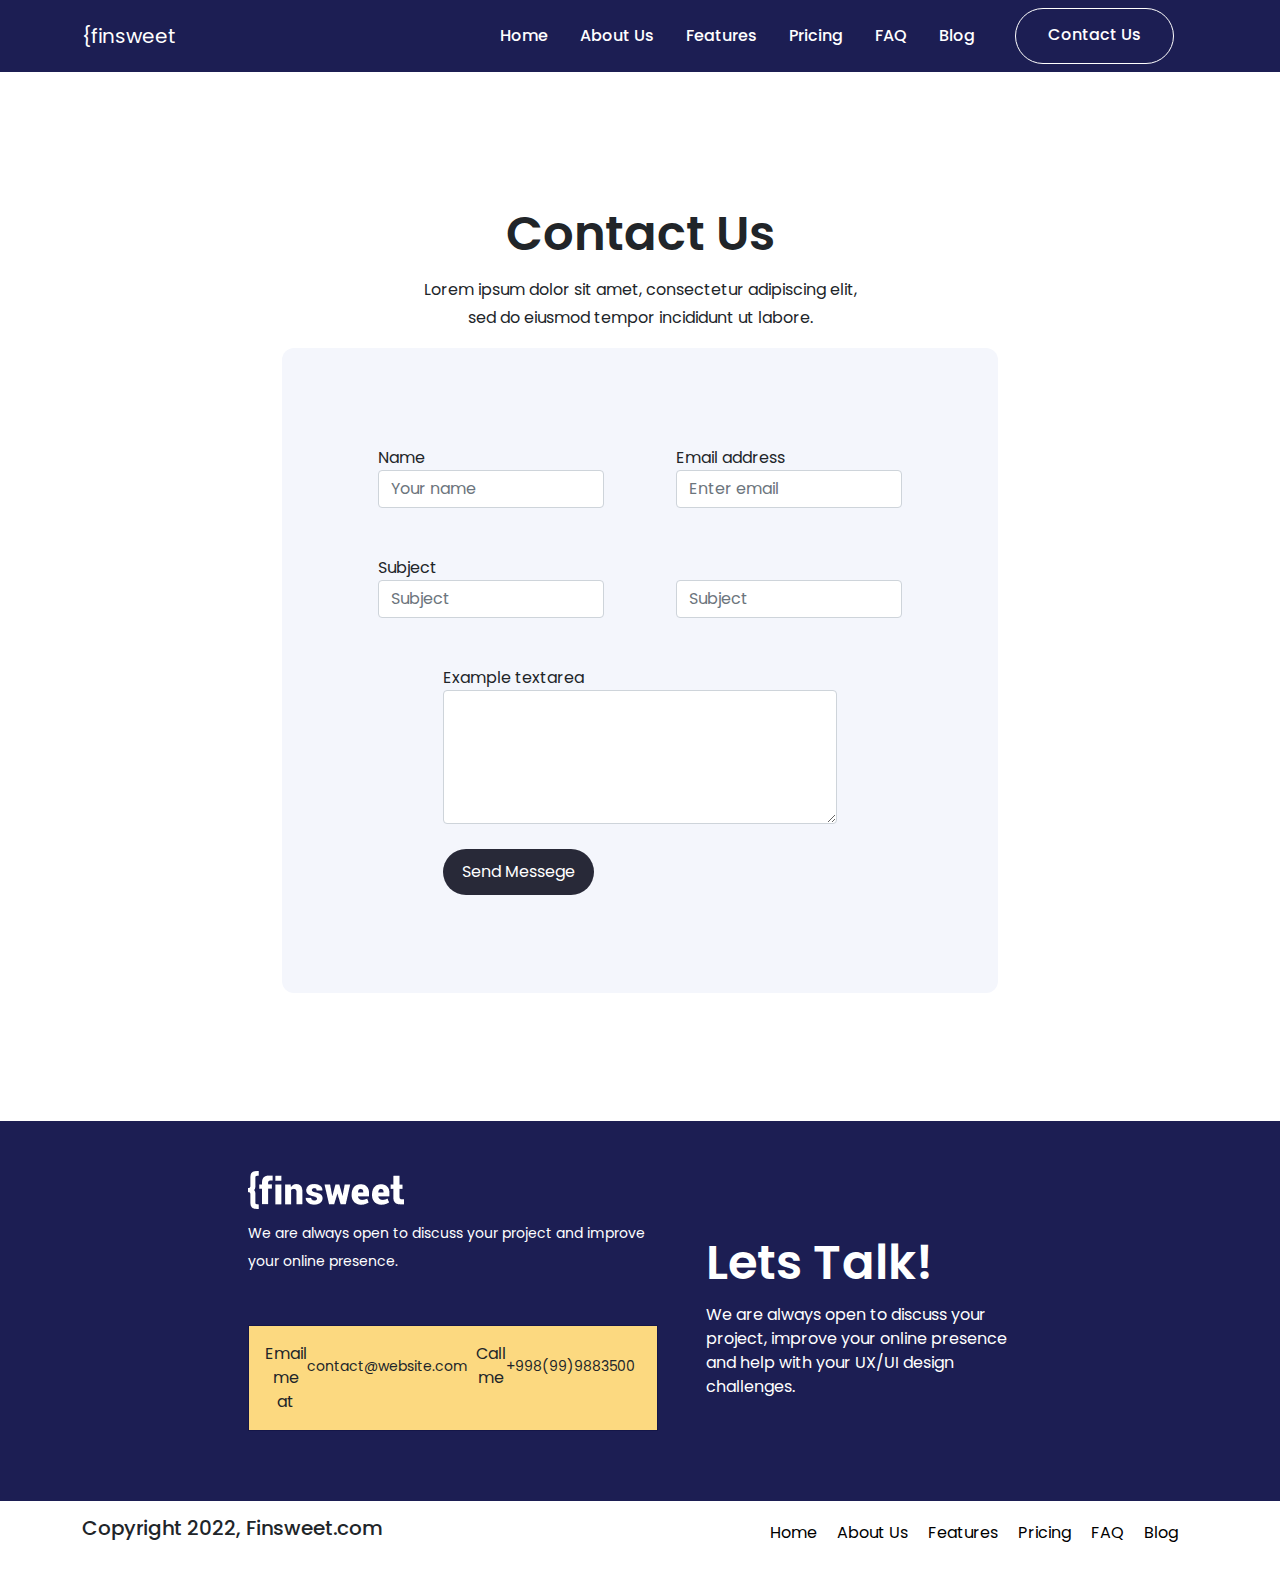
<file: portfolio5/contact.html>
<!DOCTYPE html>
<html lang="en">

<head>
  <meta charset="UTF-8">
  <meta http-equiv="X-UA-Compatible" content="IE=edge">
  <meta name="viewport" content="width=device-width, initial-scale=1.0">
  <title>Contact with Us</title>
  <!--boostrap css-->
  <link rel="stylesheet" href="bootsrap/bootstrap.css">
  <!--style css-->
  <link rel="stylesheet" href="style/style.css">
  <!--font awesome cdn-->
  <link rel="stylesheet" href="https://cdnjs.cloudflare.com/ajax/libs/font-awesome/6.0.0-beta3/css/all.min.css"
    integrity="sha512-Fo3rlrZj/k7ujTnHg4CGR2D7kSs0v4LLanw2qksYuRlEzO+tcaEPQogQ0KaoGN26/zrn20ImR1DfuLWnOo7aBA=="
    crossorigin="anonymous" referrerpolicy="no-referrer" />
  <!--features css-->
  <link rel="stylesheet" href="features_styles/features.css">
  <!--about us style-->
  <link rel="stylesheet" href="aboutUs-style/aboutUs.css">
  <!--working css-->
  <link rel="stylesheet" href="working style/working.css">
  <!--blog css-->
  <link rel="stylesheet" href="blog-style/blog.css">
  <!--contact css-->
  <link rel="stylesheet" href="contact-style/contact.css">
</head>

<body>
  <!--navbar -->
  <nav class="navbar navbar-expand-lg   ">
    <div class="container">
      <a class="navbar-brand" href="index.html">{finsweet</a>
      <button class="navbar-toggler" type="button" data-bs-toggle="collapse" data-bs-target="#navbarNav"
        aria-controls="navbarNav" aria-expanded="false" aria-label="Toggle navigation">
        <span class="navbar-toggler-icon text-white"><i class="fas fa-bars" style="font-size: 2rem;"></i></span>
      </button>
      <div class="collapse navbar-collapse justify-content-end" id="navbarNav">
        <ul class="navbar-nav">
          <li class="nav-item">
            <a class="nav-link active" aria-current="page" href="index.html">Home</a>
          </li>
          <li class="nav-item">
            <a class="nav-link" href="aboutUs.html">About Us</a>
          </li>
          <li class="nav-item">
            <a class="nav-link" href="features.html">Features</a>
          </li>
          <li class="nav-item">
            <a class="nav-link" href="pricing.html">Pricing</a>
          </li>
          <li class="nav-item">
            <a class="nav-link" href="privacy.html">FAQ</a>
          </li>
          <li class="nav-item">
            <a class="nav-link" href="page.html">Blog</a>
          </li>
          <a class="btn mx-4" href="contact.html">Contact Us</a>
        </ul>
      </div>
    </div>
  </nav>
  <!--end of navbar -->

  <!--form section-->
  <section class="form">
    <div class="container">
      <div class="row justify-content-center text-center">
        <div class="col-md-5">
          <h2>Contact Us</h2>
          <p>Lorem ipsum dolor sit amet, consectetur adipiscing elit, sed do eiusmod tempor incididunt ut labore.</p>
        </div>
      </div>
      <div class="row form-row justify-content-center">
        <div class="col-md-5">
          <form>
            <div class="form-group my-5 mx-4 ">
              <label for="exampleInputEmail1">Name</label>
              <input type="text" class="form-control" id="exampleInputText1" aria-describedby=""
                placeholder="Your name">
            </div>
            <div class="form-group mx-4">
              <label for="exampleInputText1">Subject</label>
              <input type="text" class="form-control" id="exampleInputText1" placeholder="Subject">
            </div>
          </form>
        </div>
        <div class="col-md-5">
          <form>
            <div class="form-group my-5 mx-4">
              <label for="exampleInputEmail1">Email address</label>
              <input type="email" class="form-control" id="exampleInputEmail1" aria-describedby="emailHelp"
                placeholder="Enter email">
            </div>
            <div class="form-group mx-4">
              <label for="exampleInputText1"></label>
              <input type="text" class="form-control" id="exampleInputText1" placeholder="Subject">
            </div>
          </form>
        </div>
        <div class="col-md-7 py-5">
          <div class="form-group">
            <label for="exampleFormControlTextarea1">Example textarea</label>
            <textarea class="form-control" id="exampleFormControlTextarea1" rows="5"></textarea>
            <button class="btn" type="submit">Send Messege</button>
          </div>
        </div>
      </div>
    </div>
  </section>
  <!--end of form section-->

    <!--footer-->
    <section class="footer">
      <div class="container-fluid">
        <div class="row justify-content-center text-white">
          <div class="col-md-4">
            <img src="images/Logo.png" height="38px" width="156px">
            <p>We are always open to discuss your project and improve your online presence.</p>
            <div class="d-flex text-dark text-center">
              <div class="block">
                <label>Email me at</label><br>
                <p>contact@website.com</p>
              </div>
              <div class="block mx-2">
                <label>Call me</label>
                <p>+998(99)9883500</p>
              </div>
            </div>
          </div>
          <div class="col-md-3 mx-4">
            <h2>Lets Talk!</h2>
            <p>We are always open to discuss your project, improve your online presence and help with your UX/UI design
              challenges.</p>
            <div class="d-flex">
              <a href=""><i class="fab fa-instagram"></i></a>
              <a href=""><i class="fab fa-facebook"></i></a>
              <a href=""><i class="fab fa-whatsapp"></i></a>
              <a href=""><i class="fab fa-twitter"></i></a>
            </div>
          </div>
        </div>
      </div>
      <div class="container">
        <div class="block">
          <div class="block1">
            <h5>Copyright 2022, Finsweet.com</h5>
          </div>
          <div class="block2">
            <ul>
              <li><a href="">Home</a></li>
              <li><a href="">About Us</a></li>
              <li><a href="">Features</a></li>
              <li><a href="">Pricing</a></li>
              <li><a href="">FAQ</a></li>
              <li><a href="">Blog</a></li>
            </ul>
          </div>
        </div>
      </div>
    </section>
    <!--end of footer-->


  <!--bootsrap js-->
  <script src="bootsrap/bootstrap.js"></script>
  <!-- jquery js -->
  <script src="jquery.js"></script>

</body>

</html>
</file>
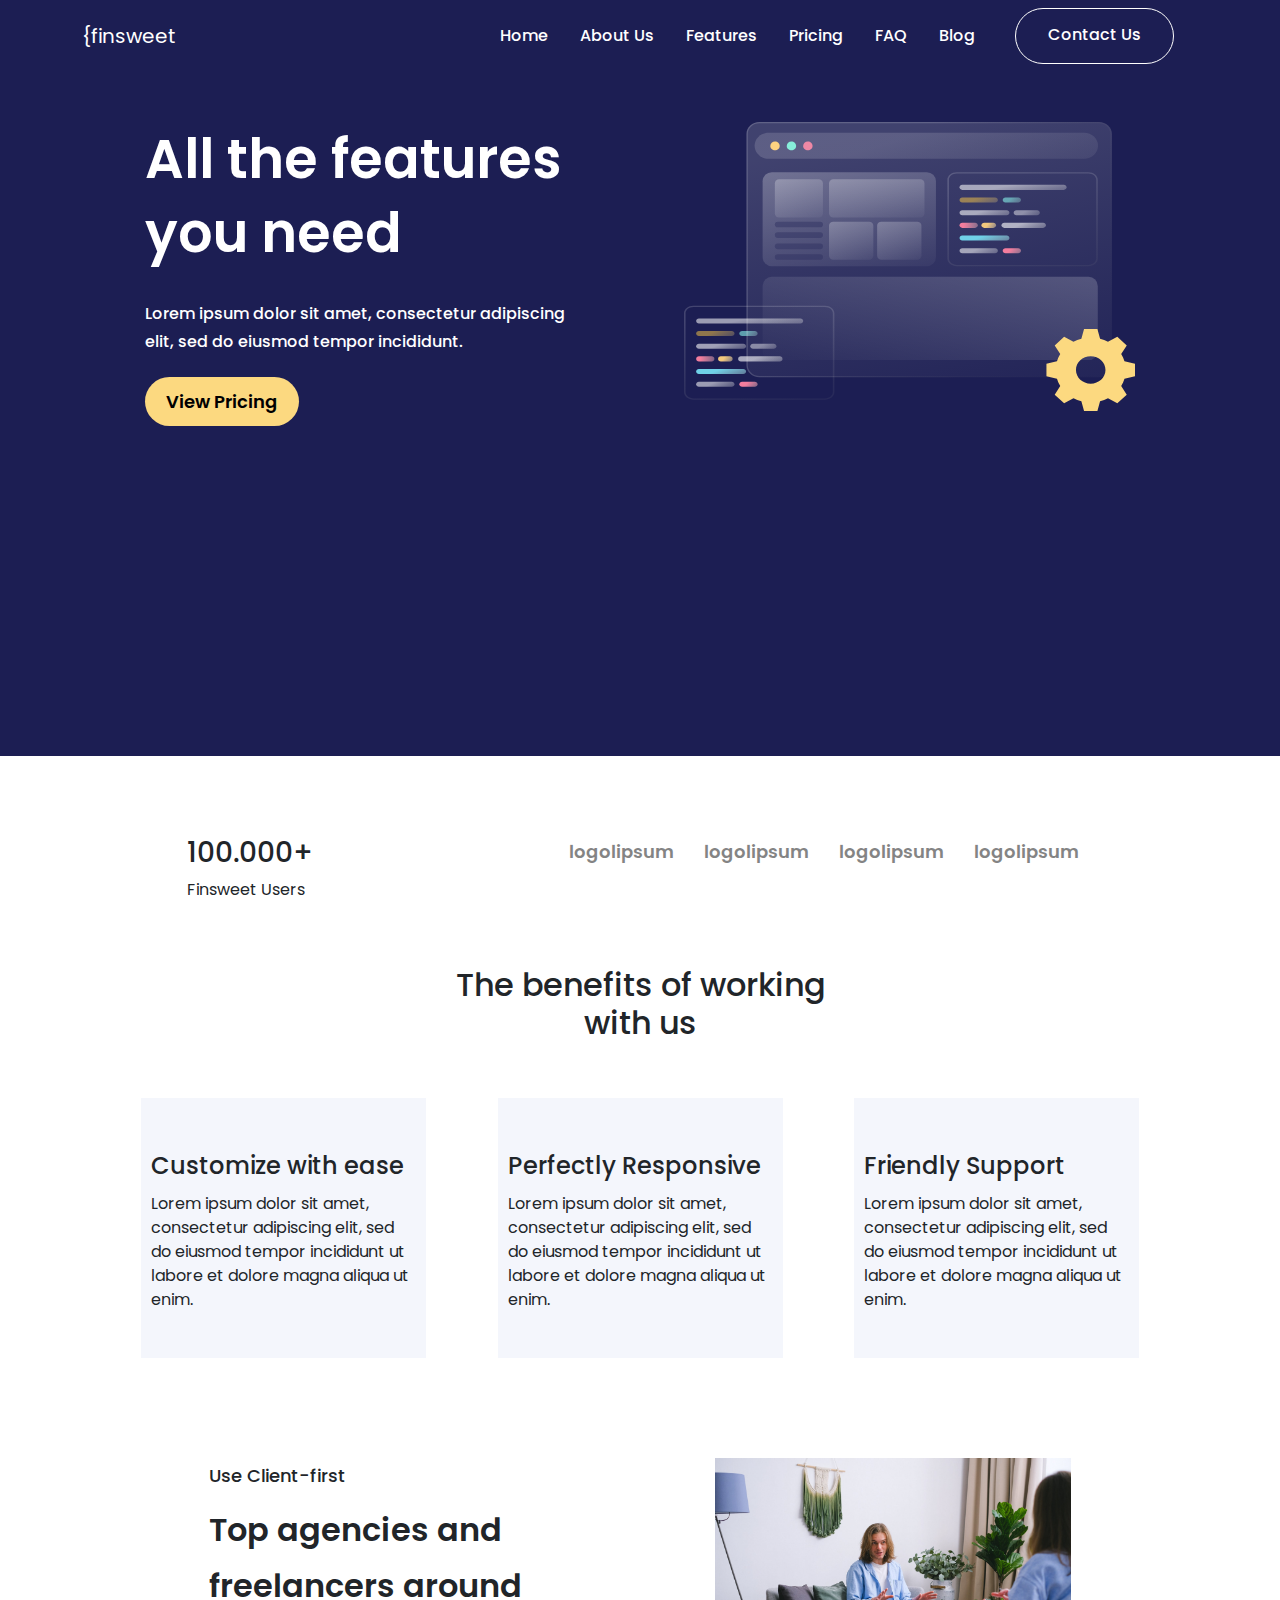
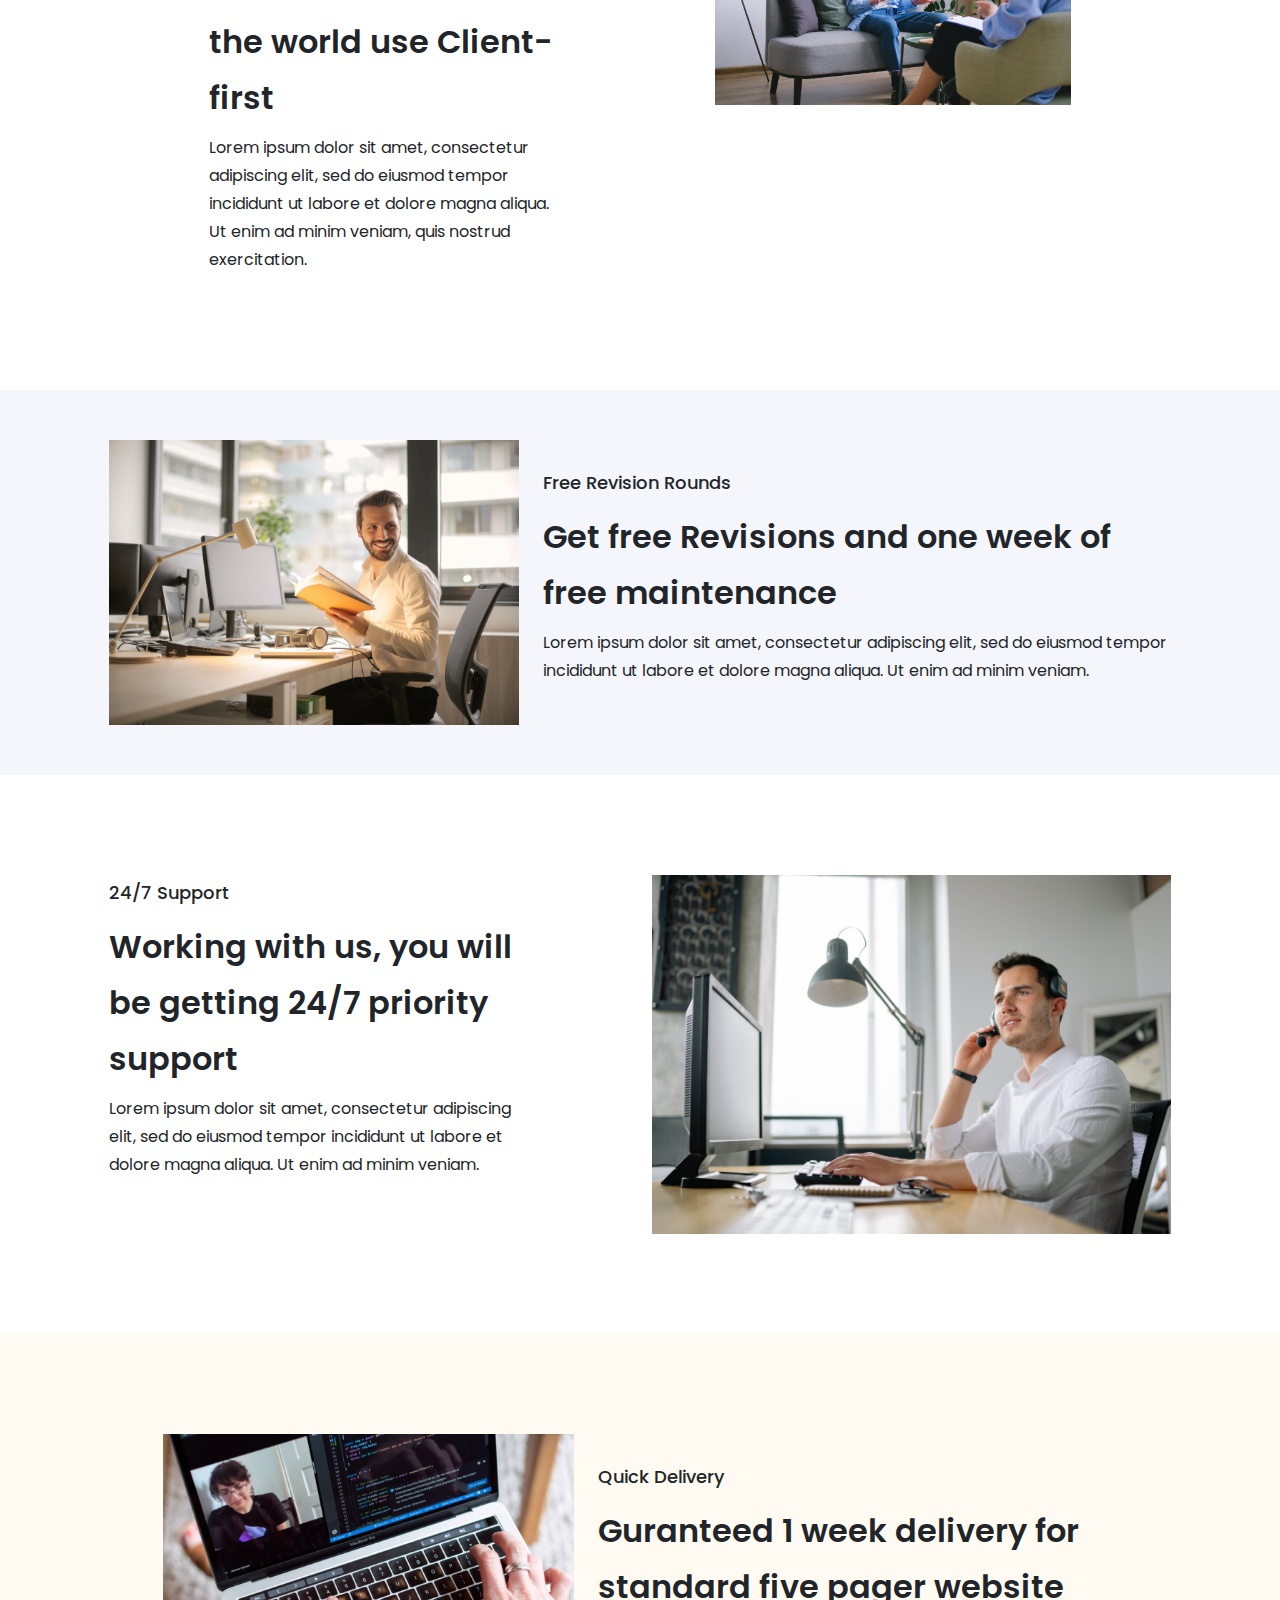
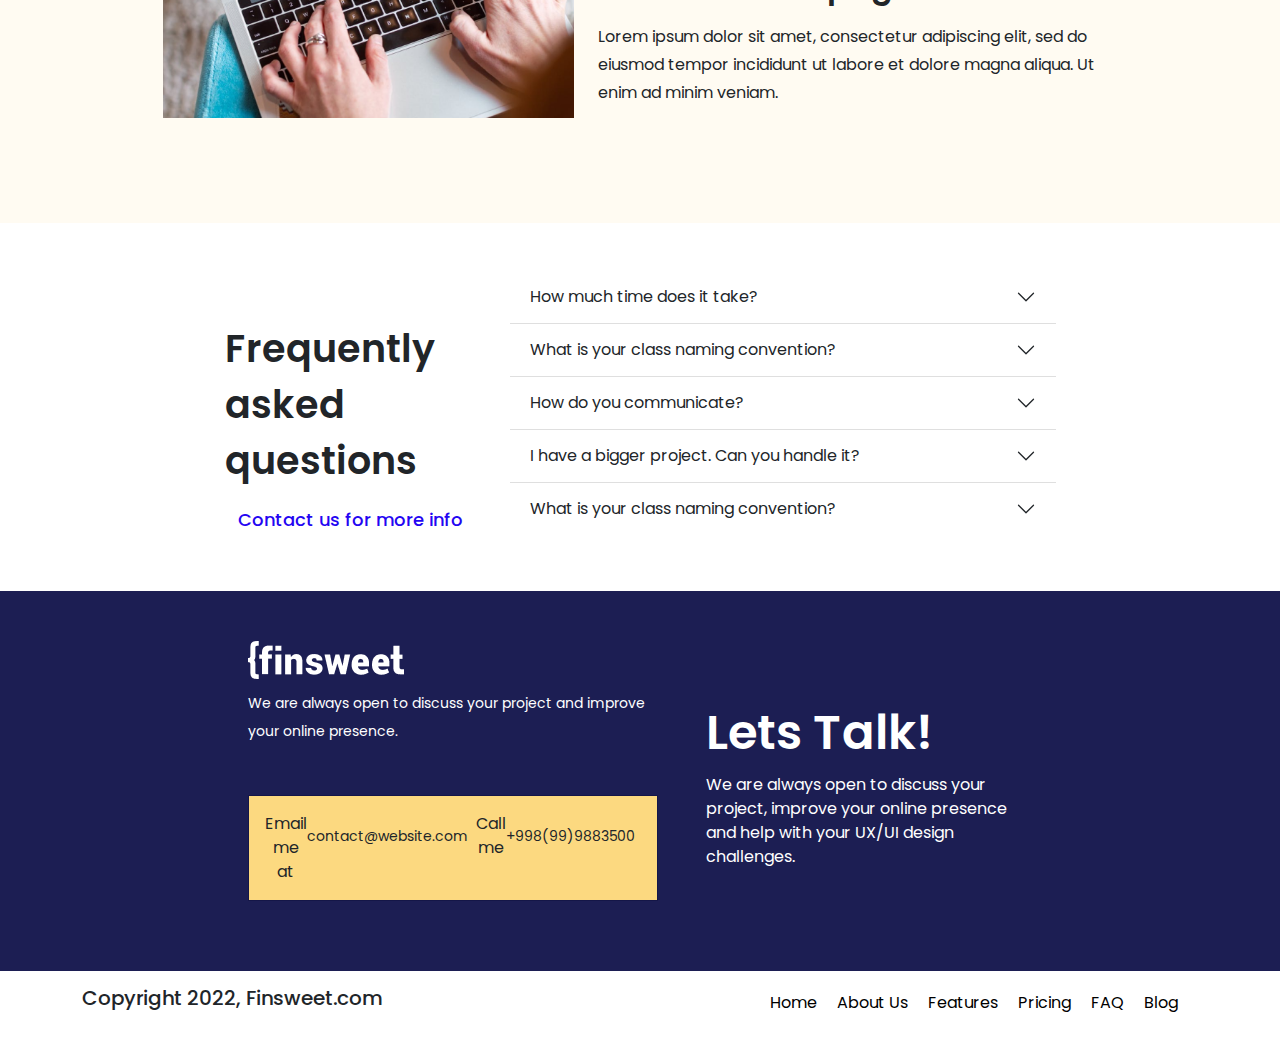
<file: portfolio5/features.html>
<!DOCTYPE html>
<html lang="en">

<head>
  <meta charset="UTF-8">
  <meta http-equiv="X-UA-Compatible" content="IE=edge">
  <meta name="viewport" content="width=device-width, initial-scale=1.0">
  <title>Features</title>
  <!--boostrap css-->
  <link rel="stylesheet" href="bootsrap/bootstrap.css">
  <!--style css-->
  <link rel="stylesheet" href="style/style.css">
  <!--font awesome cdn-->
  <link rel="stylesheet" href="https://cdnjs.cloudflare.com/ajax/libs/font-awesome/6.0.0-beta3/css/all.min.css"
    integrity="sha512-Fo3rlrZj/k7ujTnHg4CGR2D7kSs0v4LLanw2qksYuRlEzO+tcaEPQogQ0KaoGN26/zrn20ImR1DfuLWnOo7aBA=="
    crossorigin="anonymous" referrerpolicy="no-referrer" />
  <!--features css-->
  <link rel="stylesheet" href="features_styles/features.css">
  <!--about us style-->
  <link rel="stylesheet" href="aboutUs-style/aboutUs.css">
</head>

<body>

  <!--navbar -->
  <nav class="navbar navbar-expand-lg   ">
    <div class="container">
      <a class="navbar-brand" href="index.html">{finsweet</a>
      <button class="navbar-toggler" type="button" data-bs-toggle="collapse" data-bs-target="#navbarNav"
        aria-controls="navbarNav" aria-expanded="false" aria-label="Toggle navigation">
        <span class="navbar-toggler-icon text-white"><i class="fas fa-bars" style="font-size: 2rem;"></i></span>
      </button>
      <div class="collapse navbar-collapse justify-content-end" id="navbarNav">
        <ul class="navbar-nav">
          <li class="nav-item">
            <a class="nav-link active" aria-current="page" href="index.html">Home</a>
          </li>
          <li class="nav-item">
            <a class="nav-link" href="aboutUs.html">About Us</a>
          </li>
          <li class="nav-item">
            <a class="nav-link" href="features.html">Features</a>
          </li>
          <li class="nav-item">
            <a class="nav-link" href="pricing.html">Pricing</a>
          </li>
          <li class="nav-item">
            <a class="nav-link" href="privacy.html">FAQ</a>
          </li>
          <li class="nav-item">
            <a class="nav-link" href="page.html">Blog</a>
          </li>
          <a class="btn mx-4" href="contact.html">Contact Us</a>
        </ul>
      </div>
    </div>
  </nav>
  <!--end of navbar -->
  <div class="home-hero">
    <div class="container">
      <div class="row ">
        <div class="col-sm-5 text-white">
          <h1>All the features you need</h1>
          <p>Lorem ipsum dolor sit amet, consectetur adipiscing elit, sed do eiusmod tempor incididunt.</p>
          <d class="flex">
            <a class="btn1" href="pricing.html">View Pricing</a>
          </d>
        </div>
        <div class="col-sm-5">
          <img src="images/Feature Hero Illustration.svg" alt="" class="img-fluid">
        </div>
      </div>
    </div>
  </div>
  <!--end of home hero-->

  <!--associtate-->
  <section class="associate">
    <div class="container">
      <div class="d-flex">
        <div class="block">
          <h3>100.000+</h3>
          <p>Finsweet Users</p>
        </div>
        <div class="block">
          <ul>
            <li><a href=""><i class="fab fa-joomla"></i> logolipsum</a></li>
            <li><a href=""><i class="fab fa-drupal"></i> logolipsum</a></li>
            <li><a href=""><i class="fab fa-pied-piper-pp"></i> logolipsum</a></li>
            <li><a href=""><i class="fab fa-stumbleupon"></i> logolipsum</a></li>
          </ul>
          <div>
          </div>
        </div>
  </section>
  <!--end of associtate-->

    <!--benefits-->
    <section class="benefits">
      <div class="container">
        <div class="row text-center py-5">
          <h2>The benefits of working <br> with us</h2>
        </div>
        <!--end of header row-->
        <div class="row">
          <div class="col-md-3">
            <i class="fas fa-paste"></i>
            <h6>Customize with ease</h6>
            <p>Lorem ipsum dolor sit amet, consectetur adipiscing elit, sed do eiusmod tempor incididunt ut labore et
              dolore magna aliqua ut enim.</p>
          </div>
          <div class="col-md-3">
            <i class="fas fa-tools"></i>
            <h6>Perfectly Responsive</h6>
            <p>Lorem ipsum dolor sit amet, consectetur adipiscing elit, sed do eiusmod tempor incididunt ut labore et
              dolore magna aliqua ut enim.</p>
          </div>
          <div class="col-md-3">
            <i class="fas fa-users"></i>
            <h6>Friendly Support</h6>
            <p>Lorem ipsum dolor sit amet, consectetur adipiscing elit, sed do eiusmod tempor incididunt ut labore et
              dolore magna aliqua ut enim.</p>
          </div>
        </div>
      </div>
    </section>
    <!--end of benefits-->

    <!--best in class-->
    <section class="best">
      <div class="container">
        <div class="row">
          <div class="col-md-4">
            <h5>Use Client-first</h5>
            <h3>Top agencies and freelancers around the world use 
              Client-first </h3>
              <p>Lorem ipsum dolor sit amet, consectetur adipiscing elit, sed do eiusmod tempor incididunt ut labore et dolore magna aliqua. Ut enim ad minim veniam, quis nostrud exercitation.</p>
          </div>
          <div class="col-md-4">
            <img src="images/man-explaining-problems-to-faceless-psychologist-7176030.png"  class="img-fluid">
          </div>
        </div>
      </div>
    </section>
    <!--end of best in class-->

    <!--revision-->
    <section class="revision">
      <div class="row">
        <div class="col-md-4">
          <img src="images/photo-of-man-holding-a-book-927022.png" class="img-fluid">
        </div>
        <div class="col-md-6">
          <h5>Free Revision Rounds</h5>
          <h3>Get free Revisions and one week of free maintenance</h3>
          <p>Lorem ipsum dolor sit amet, consectetur adipiscing elit, sed do eiusmod tempor incididunt ut labore et dolore magna aliqua. Ut enim ad minim veniam.</p>
        </div>
      </div>
    </section>
    <!--end of revision-->

    <!--support-->
    <section class="support">
      <div class="row">
        <div class="col-md-4">
          <h5>24/7 Support</h5>
          <h3>Working with us, you will be getting 24/7 priority support</h3>
          <p>Lorem ipsum dolor sit amet, consectetur adipiscing elit, sed do eiusmod tempor incididunt ut labore et dolore magna aliqua. Ut enim ad minim veniam.</p>
        </div>
        <div class="col-md-5">
          <img src="images/a-man-working-in-a-call-center-8867431.png" class="img-fluid">
        </div>
      </div>
    </section>
    <!--end of support-->
    <!--background -->
    <section class="background">
      <div class="row">
        <div class="col-md-4">
          <img src="images/person-using-macbook-pro-3861964.png" class="img-fluid">
        </div>
        <div class="col-md-5">
          <h5>Quick Delivery</h5>
          <h3>Guranteed 1 week delivery for standard five pager website</h3>
          <p>Lorem ipsum dolor sit amet, consectetur adipiscing elit, sed do eiusmod tempor incididunt ut labore et dolore magna aliqua. Ut enim ad minim veniam.</p>
        </div>
      </div>
    </section>
    <!-- end of background -->

      <!--faq-->
  <section class="faq">
    <div class="container">
      <div class="row justify-content-center py-5">
        <div class="col-md-3">
          <h3>Frequently asked questions</h3>
          <button class="btn">Contact us for more info</button>
        </div>
        <div class="col-md-6">
          <div class="accordion accordion-flush" id="accordionFlushExample">
            <div class="accordion-item">
              <h2 class="accordion-header" id="flush-headingOne">
                <button class="accordion-button collapsed" type="button" data-bs-toggle="collapse"
                  data-bs-target="#flush-collapseOne" aria-expanded="false" aria-controls="flush-collapseOne">
                  How much time does it take?
                </button>
              </h2>
              <div id="flush-collapseOne" class="accordion-collapse collapse" aria-labelledby="flush-headingOne"
                data-bs-parent="#accordionFlushExample">
                <div class="accordion-body">Placeholder content for this accordion, which is intended to demonstrate the
                  <code>.accordion-flush</code> class. This is the first item's accordion body.
                </div>
              </div>
            </div>
            <div class="accordion-item">
              <h2 class="accordion-header" id="flush-headingTwo">
                <button class="accordion-button collapsed" type="button" data-bs-toggle="collapse"
                  data-bs-target="#flush-collapseTwo" aria-expanded="false" aria-controls="flush-collapseTwo">
                  What is your class naming convention?
                </button>
              </h2>
              <div id="flush-collapseTwo" class="accordion-collapse collapse" aria-labelledby="flush-headingTwo"
                data-bs-parent="#accordionFlushExample">
                <div class="accordion-body">Placeholder content for this accordion, which is intended to demonstrate the
                  <code>.accordion-flush</code> class. This is the second item's accordion body. Let's imagine this
                  being filled with some actual content.
                </div>
              </div>
            </div>
            <div class="accordion-item">
              <h2 class="accordion-header" id="flush-headingThree">
                <button class="accordion-button collapsed" type="button" data-bs-toggle="collapse"
                  data-bs-target="#flush-collapseTwo" aria-expanded="false" aria-controls="flush-collapseTwo">
                  How do you communicate?
                </button>
              </h2>
              <div id="flush-collapseTwo" class="accordion-collapse collapse" aria-labelledby="flush-headingTwo"
                data-bs-parent="#accordionFlushExample">
                <div class="accordion-body">Placeholder content for this accordion, which is intended to demonstrate the
                  <code>.accordion-flush</code> class. This is the second item's accordion body. Let's imagine this
                  being filled with some actual content.
                </div>
              </div>
            </div>
            <div class="accordion-item">
              <h2 class="accordion-header" id="flush-headingFour">
                <button class="accordion-button collapsed" type="button" data-bs-toggle="collapse"
                  data-bs-target="#flush-collapseTwo" aria-expanded="false" aria-controls="flush-collapseTwo">
                  I have a bigger project. Can you handle it?
                </button>
              </h2>
              <div id="flush-collapseTwo" class="accordion-collapse collapse" aria-labelledby="flush-headingTwo"
                data-bs-parent="#accordionFlushExample">
                <div class="accordion-body">Placeholder content for this accordion, which is intended to demonstrate the
                  <code>.accordion-flush</code> class. This is the second item's accordion body. Let's imagine this
                  being filled with some actual content.
                </div>
              </div>
            </div>
            <div class="accordion-item">
              <h2 class="accordion-header" id="flush-headingFive">
                <button class="accordion-button collapsed" type="button" data-bs-toggle="collapse"
                  data-bs-target="#flush-collapseThree" aria-expanded="false" aria-controls="flush-collapseThree">
                  What is your class naming convention?
                </button>
              </h2>
              <div id="flush-collapseThree" class="accordion-collapse collapse" aria-labelledby="flush-headingThree"
                data-bs-parent="#accordionFlushExample">
                <div class="accordion-body">Placeholder content for this accordion, which is intended to demonstrate the
                  <code>.accordion-flush</code> class. This is the third item's accordion body. Nothing more exciting
                  happening here in terms of content, but just filling up the space to make it look, at least at first
                  glance, a bit more representative of how this would look in a real-world application.
                </div>
              </div>
            </div>
          </div>
        </div>
      </div>
    </div>
  </section>
  <!--end of faq-->

  <!--footer-->
  <section class="footer">
    <div class="container-fluid">
      <div class="row justify-content-center text-white">
        <div class="col-md-4">
          <img src="images/Logo.png" height="38px" width="156px">
          <p>We are always open to discuss your project and improve your online presence.</p>
          <div class="d-flex text-dark text-center">
            <div class="block">
              <label>Email me at</label><br>
              <p>contact@website.com</p>
            </div>
            <div class="block mx-2">
              <label>Call me</label>
              <p>+998(99)9883500</p>
            </div>
          </div>
        </div>
        <div class="col-md-3 mx-4">
          <h2>Lets Talk!</h2>
          <p>We are always open to discuss your project, improve your online presence and help with your UX/UI design
            challenges.</p>
          <div class="d-flex">
            <a href=""><i class="fab fa-instagram"></i></a>
            <a href=""><i class="fab fa-facebook"></i></a>
            <a href=""><i class="fab fa-whatsapp"></i></a>
            <a href=""><i class="fab fa-twitter"></i></a>
          </div>
        </div>
      </div>
    </div>
    <div class="container">
      <div class="block">
        <div class="block1">
          <h5>Copyright 2022, Finsweet.com</h5>
        </div>
        <div class="block2">
          <ul>
            <li><a href="">Home</a></li>
            <li><a href="">About Us</a></li>
            <li><a href="">Features</a></li>
            <li><a href="">Pricing</a></li>
            <li><a href="">FAQ</a></li>
            <li><a href="">Blog</a></li>
          </ul>
        </div>
      </div>
    </div>
  </section>
  <!--end of footer-->





  <!--bootsrap js-->
  <script src="bootsrap/bootstrap.js"></script>
  <!-- jquery js -->
  <script src="jquery.js"></script>

</body>

</html>
</file>
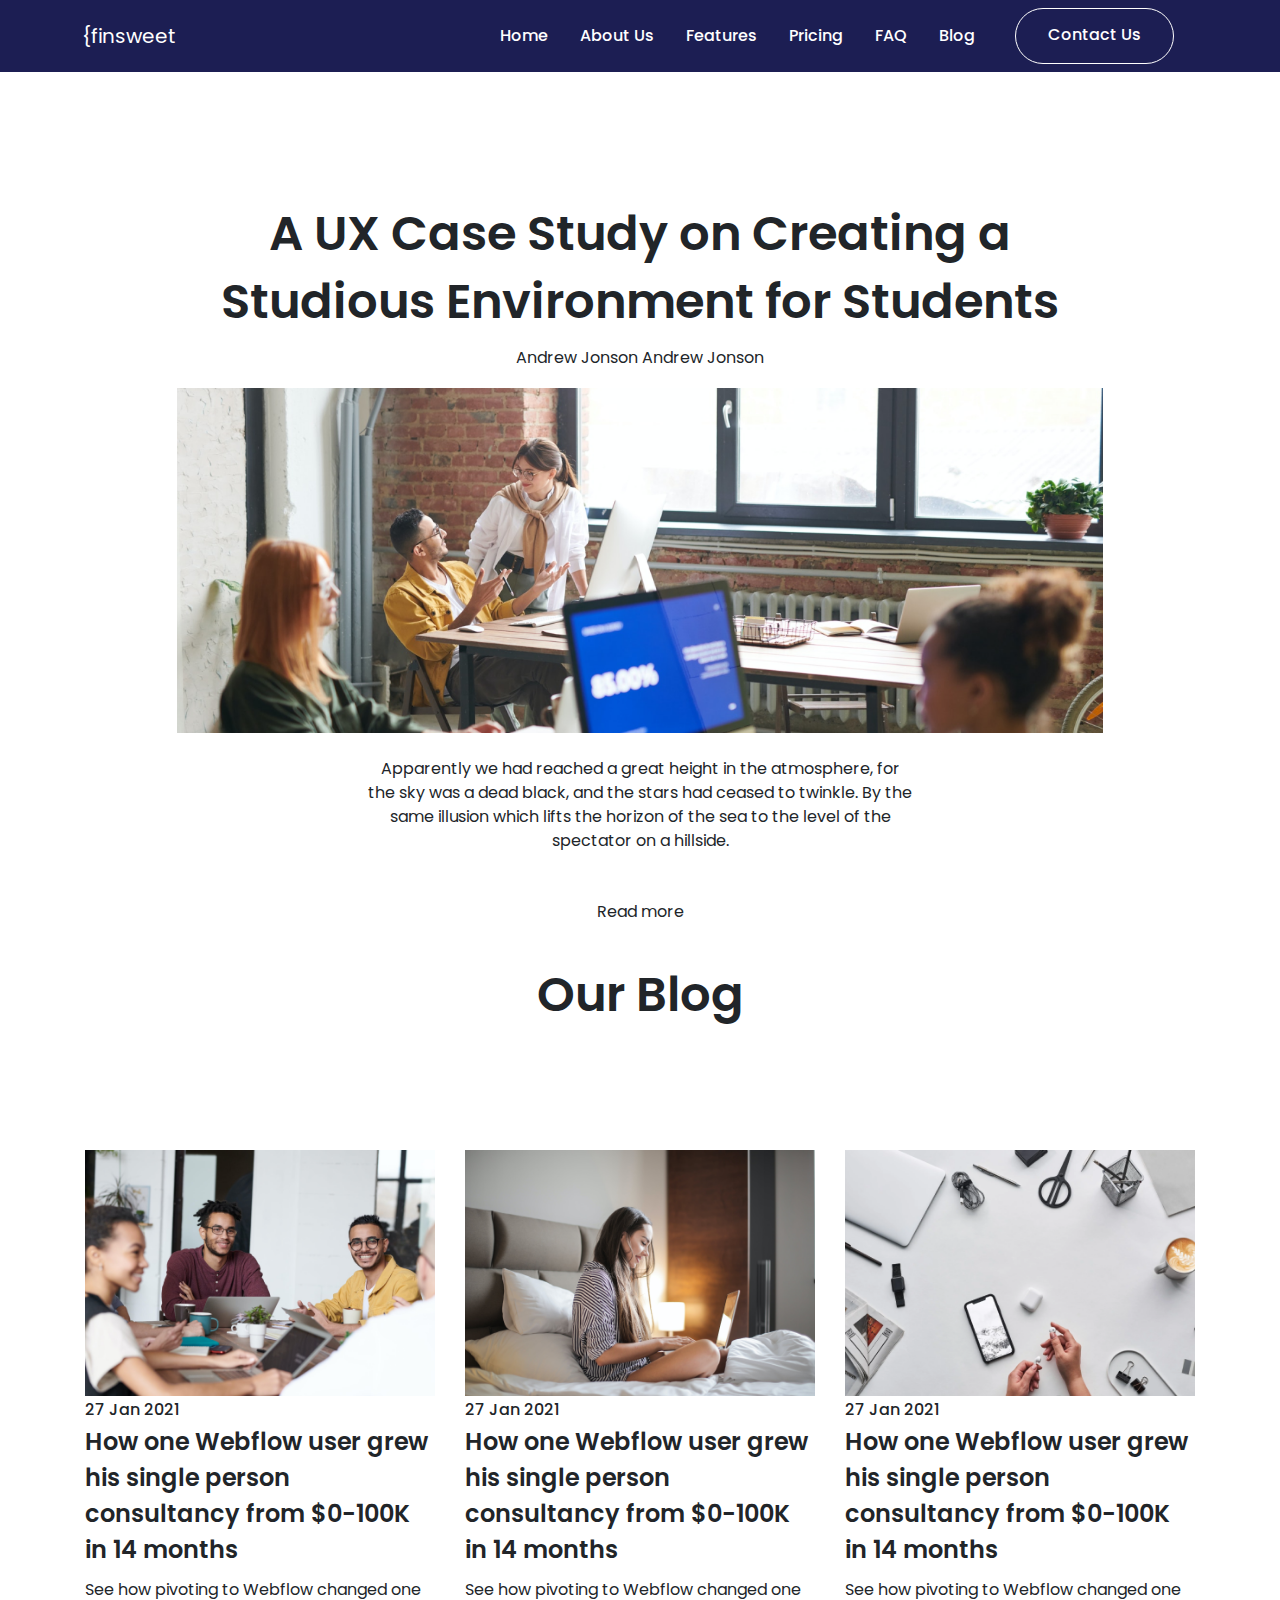
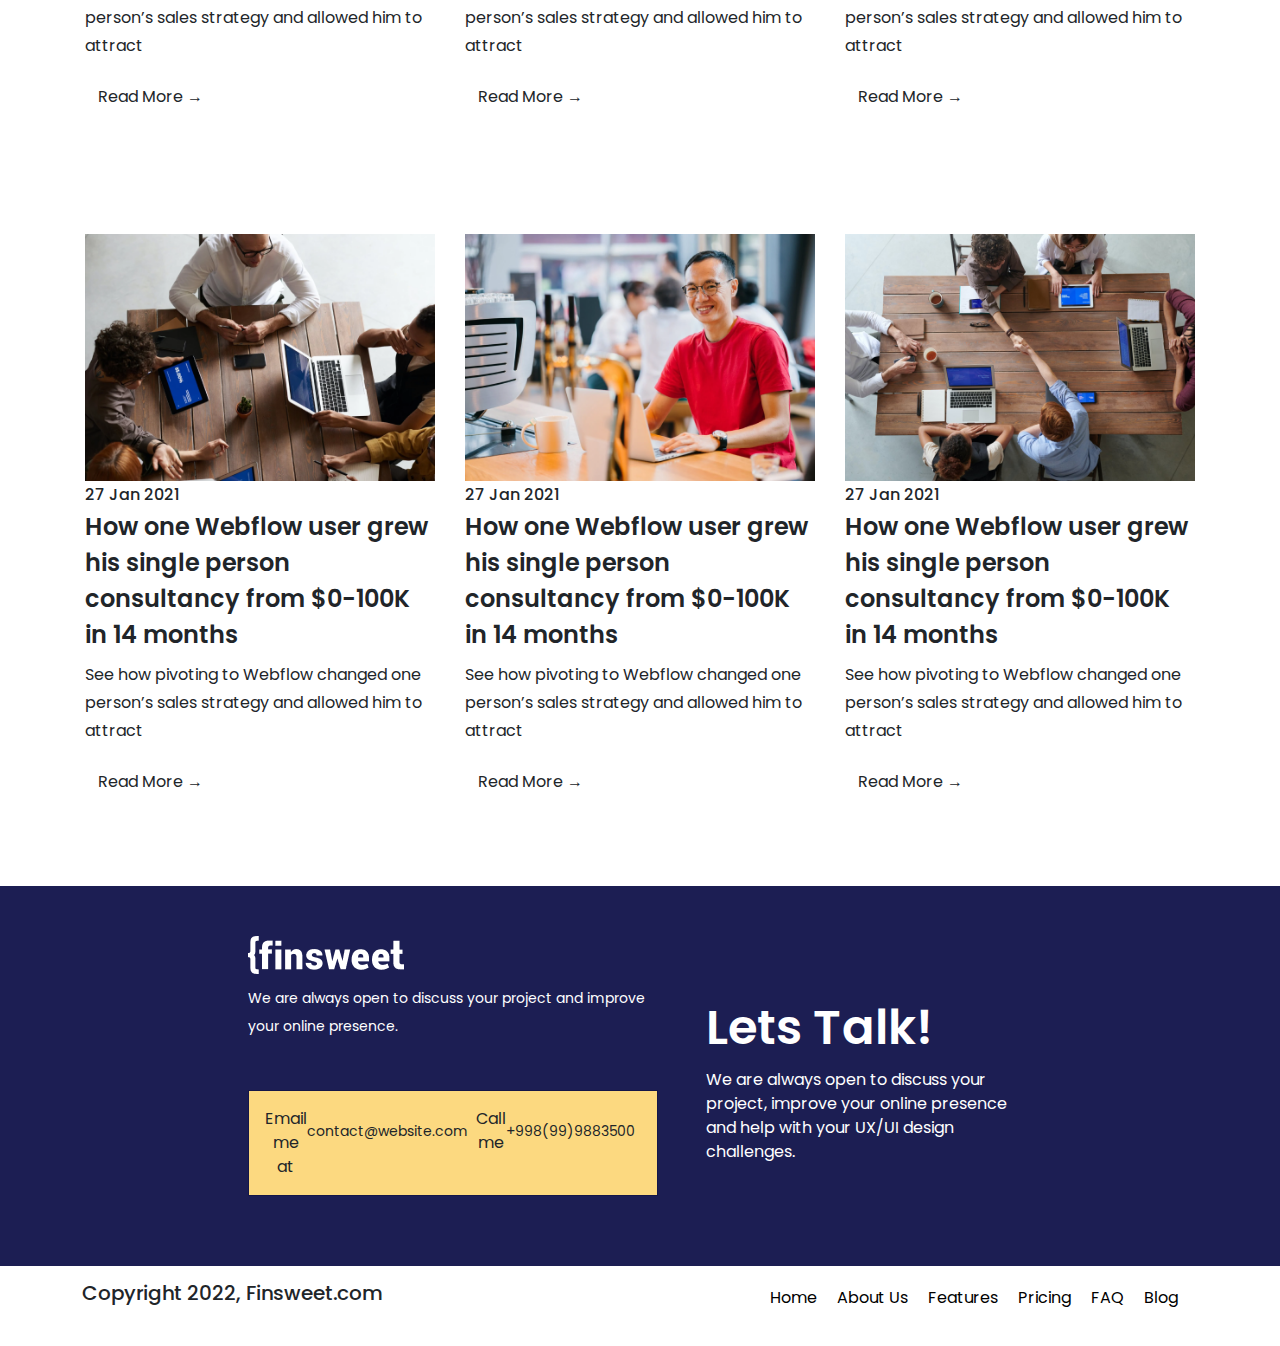
<file: portfolio5/page.html>
<!DOCTYPE html>
<html lang="en">

<head>
  <meta charset="UTF-8">
  <meta http-equiv="X-UA-Compatible" content="IE=edge">
  <meta name="viewport" content="width=device-width, initial-scale=1.0">
  <title>Last page </title>
  <link rel="stylesheet" href="bootsrap/bootstrap.css">
  <!--style css-->
  <link rel="stylesheet" href="style/style.css">
  <!--font awesome cdn-->
  <link rel="stylesheet" href="https://cdnjs.cloudflare.com/ajax/libs/font-awesome/6.0.0-beta3/css/all.min.css"
    integrity="sha512-Fo3rlrZj/k7ujTnHg4CGR2D7kSs0v4LLanw2qksYuRlEzO+tcaEPQogQ0KaoGN26/zrn20ImR1DfuLWnOo7aBA=="
    crossorigin="anonymous" referrerpolicy="no-referrer" />
  <!--features css-->
  <link rel="stylesheet" href="features_styles/features.css">
  <!--about us style-->
  <link rel="stylesheet" href="aboutUs-style/aboutUs.css">
  <!--working css-->
  <link rel="stylesheet" href="working style/working.css">
  <!--blog css-->
  <link rel="stylesheet" href="blog-style/blog.css">
  <!--contact css-->
  <link rel="stylesheet" href="contact-style/contact.css">
  <!--page css-->
  <link rel="stylesheet" href="page style/page.css">
</head>

<body>

  <!--navbar -->
  <nav class="navbar navbar-expand-lg   ">
    <div class="container">
      <a class="navbar-brand" href="index.html">{finsweet</a>
      <button class="navbar-toggler" type="button" data-bs-toggle="collapse" data-bs-target="#navbarNav"
        aria-controls="navbarNav" aria-expanded="false" aria-label="Toggle navigation">
        <span class="navbar-toggler-icon text-white"><i class="fas fa-bars" style="font-size: 2rem;"></i></span>
      </button>
      <div class="collapse navbar-collapse justify-content-end" id="navbarNav">
        <ul class="navbar-nav">
          <li class="nav-item">
            <a class="nav-link active" aria-current="page" href="index.html">Home</a>
          </li>
          <li class="nav-item">
            <a class="nav-link" href="aboutUs.html">About Us</a>
          </li>
          <li class="nav-item">
            <a class="nav-link" href="features.html">Features</a>
          </li>
          <li class="nav-item">
            <a class="nav-link" href="pricing.html">Pricing</a>
          </li>
          <li class="nav-item">
            <a class="nav-link" href="privacy.html">FAQ</a>
          </li>
          <li class="nav-item">
            <a class="nav-link" href="page.html">Blog</a>
          </li>
          <a class="btn mx-4" href="contact.html">Contact Us</a>
        </ul>
      </div>
    </div>
  </nav>
  <!--end of navbar -->
  <!--heading-->
  <section class="heading">
    <div class="container">
      <div class="row ">
        <div class="col-md">
          <h2>A UX Case Study on Creating a <br> Studious Environment for Students</h2>
          <p>Andrew Jonson Andrew Jonson</p>
        </div>
      </div>
      <div class="row justify-content-center">
        <div class="col-md-10">
          <img src="images/people-working-in-front-of-computer-3182763.png" class="img-fluid">
        </div>
      </div>
      <div class="row">
        <div class="col-md-6">
          <p class="py-4">Apparently we had reached a great height in the atmosphere, for the sky was a dead black, and
            the stars had ceased to twinkle. By the same illusion which lifts the horizon of the sea to the level of the
            spectator on a hillside.</p>
          <a href="" class="btn">Read more</a>
        </div>
      </div>
    </div>
  </section>
  <!--end of heading-->
  <!--page blog-->
  <section class="page-blog">
    <div class="row">
      <div class="col-md-4">
        <h2>Our Blog</h2>
      </div>
    </div>
    <div class="container">
      <div class="row">
        <div class="col-md-4">
          <div class="card">
            <img src="images/photo-of-people-using-laptops-3182833.png" alt="" class="img-fluid">
            <label>27 Jan 2021</label>
            <h6>How one Webflow user grew his single person consultancy from $0-100K in 14 months</h6>
            <p>See how pivoting to Webflow changed one person’s sales strategy and allowed him to attract</p>
            <button class="btn">Read More <span>&#8594;</span></button>
          </div>
        </div>
        <div class="col-md-4">
          <div class="card">
            <img
              src="images/side-view-photo-of-smiling-woman-in-a-black-and-white-striped-top-sitting-on-a-bed-while-using-a-laptop-3765035.png"
              alt="" class="img-fluid">
            <label>27 Jan 2021</label>
            <h6>How one Webflow user grew his single person consultancy from $0-100K in 14 months</h6>
            <p>See how pivoting to Webflow changed one person’s sales strategy and allowed him to attract</p>
            <button class="btn">Read More <span>&#8594;</span></button>
          </div>
        </div>
        <div class="col-md-4">
          <div class="card">
            <img src="images/top-view-photo-of-person-holding-earphones-3183198.png" alt="" class="img-fluid">
            <label>27 Jan 2021</label>
            <h6>How one Webflow user grew his single person consultancy from $0-100K in 14 months</h6>
            <p>See how pivoting to Webflow changed one person’s sales strategy and allowed him to attract</p>
            <button class="btn">Read More <span>&#8594;</span></button>
          </div>
        </div>
      </div>
      <div class="row">
        <div class="col-md-4">
          <div class="card">
            <img src="images/top-view-photo-of-people-having-a-meeting-3182822.png" alt="" class="img-fluid">
            <label>27 Jan 2021</label>
            <h6>How one Webflow user grew his single person consultancy from $0-100K in 14 months</h6>
            <p>See how pivoting to Webflow changed one person’s sales strategy and allowed him to attract</p>
            <button class="btn">Read More <span>&#8594;</span></button>
          </div>
        </div>
        <div class="col-md-4">
          <div class="card">
            <img
              src="images/man-wearing-red-crew-neck-shirt-1125028.png"
              alt="" class="img-fluid">
            <label>27 Jan 2021</label>
            <h6>How one Webflow user grew his single person consultancy from $0-100K in 14 months</h6>
            <p>See how pivoting to Webflow changed one person’s sales strategy and allowed him to attract</p>
            <button class="btn">Read More <span>&#8594;</span></button>
          </div>
        </div>
        <div class="col-md-4">
          <div class="card">
            <img src="images/group-of-person-sitting-indoors-3184306@2x.png" alt="" class="img-fluid">
            <label>27 Jan 2021</label>
            <h6>How one Webflow user grew his single person consultancy from $0-100K in 14 months</h6>
            <p>See how pivoting to Webflow changed one person’s sales strategy and allowed him to attract</p>
            <button class="btn">Read More <span>&#8594;</span></button>
          </div>
        </div>
      </div>
    </div>
  </section>
  <!--end of page blog-->

    <!--footer-->
    <section class="footer">
      <div class="container-fluid">
        <div class="row justify-content-center text-white">
          <div class="col-md-4">
            <img src="images/Logo.png" height="38px" width="156px">
            <p>We are always open to discuss your project and improve your online presence.</p>
            <div class="d-flex text-dark text-center">
              <div class="block">
                <label>Email me at</label><br>
                <p>contact@website.com</p>
              </div>
              <div class="block mx-2">
                <label>Call me</label>
                <p>+998(99)9883500</p>
              </div>
            </div>
          </div>
          <div class="col-md-3 mx-4">
            <h2>Lets Talk!</h2>
            <p>We are always open to discuss your project, improve your online presence and help with your UX/UI design
              challenges.</p>
            <div class="d-flex">
              <a href=""><i class="fab fa-instagram"></i></a>
              <a href=""><i class="fab fa-facebook"></i></a>
              <a href=""><i class="fab fa-whatsapp"></i></a>
              <a href=""><i class="fab fa-twitter"></i></a>
            </div>
          </div>
        </div>
      </div>
      <div class="container">
        <div class="block">
          <div class="block1">
            <h5>Copyright 2022, Finsweet.com</h5>
          </div>
          <div class="block2">
            <ul>
              <li><a href="">Home</a></li>
              <li><a href="">About Us</a></li>
              <li><a href="">Features</a></li>
              <li><a href="">Pricing</a></li>
              <li><a href="">FAQ</a></li>
              <li><a href="">Blog</a></li>
            </ul>
          </div>
        </div>
      </div>
    </section>
    <!--end of footer-->




  <!--bootsrap js-->
  <script src="bootsrap/bootstrap.js"></script>
  <!-- jquery js -->
  <script src="jquery.js"></script>

</body>

</html>
</file>
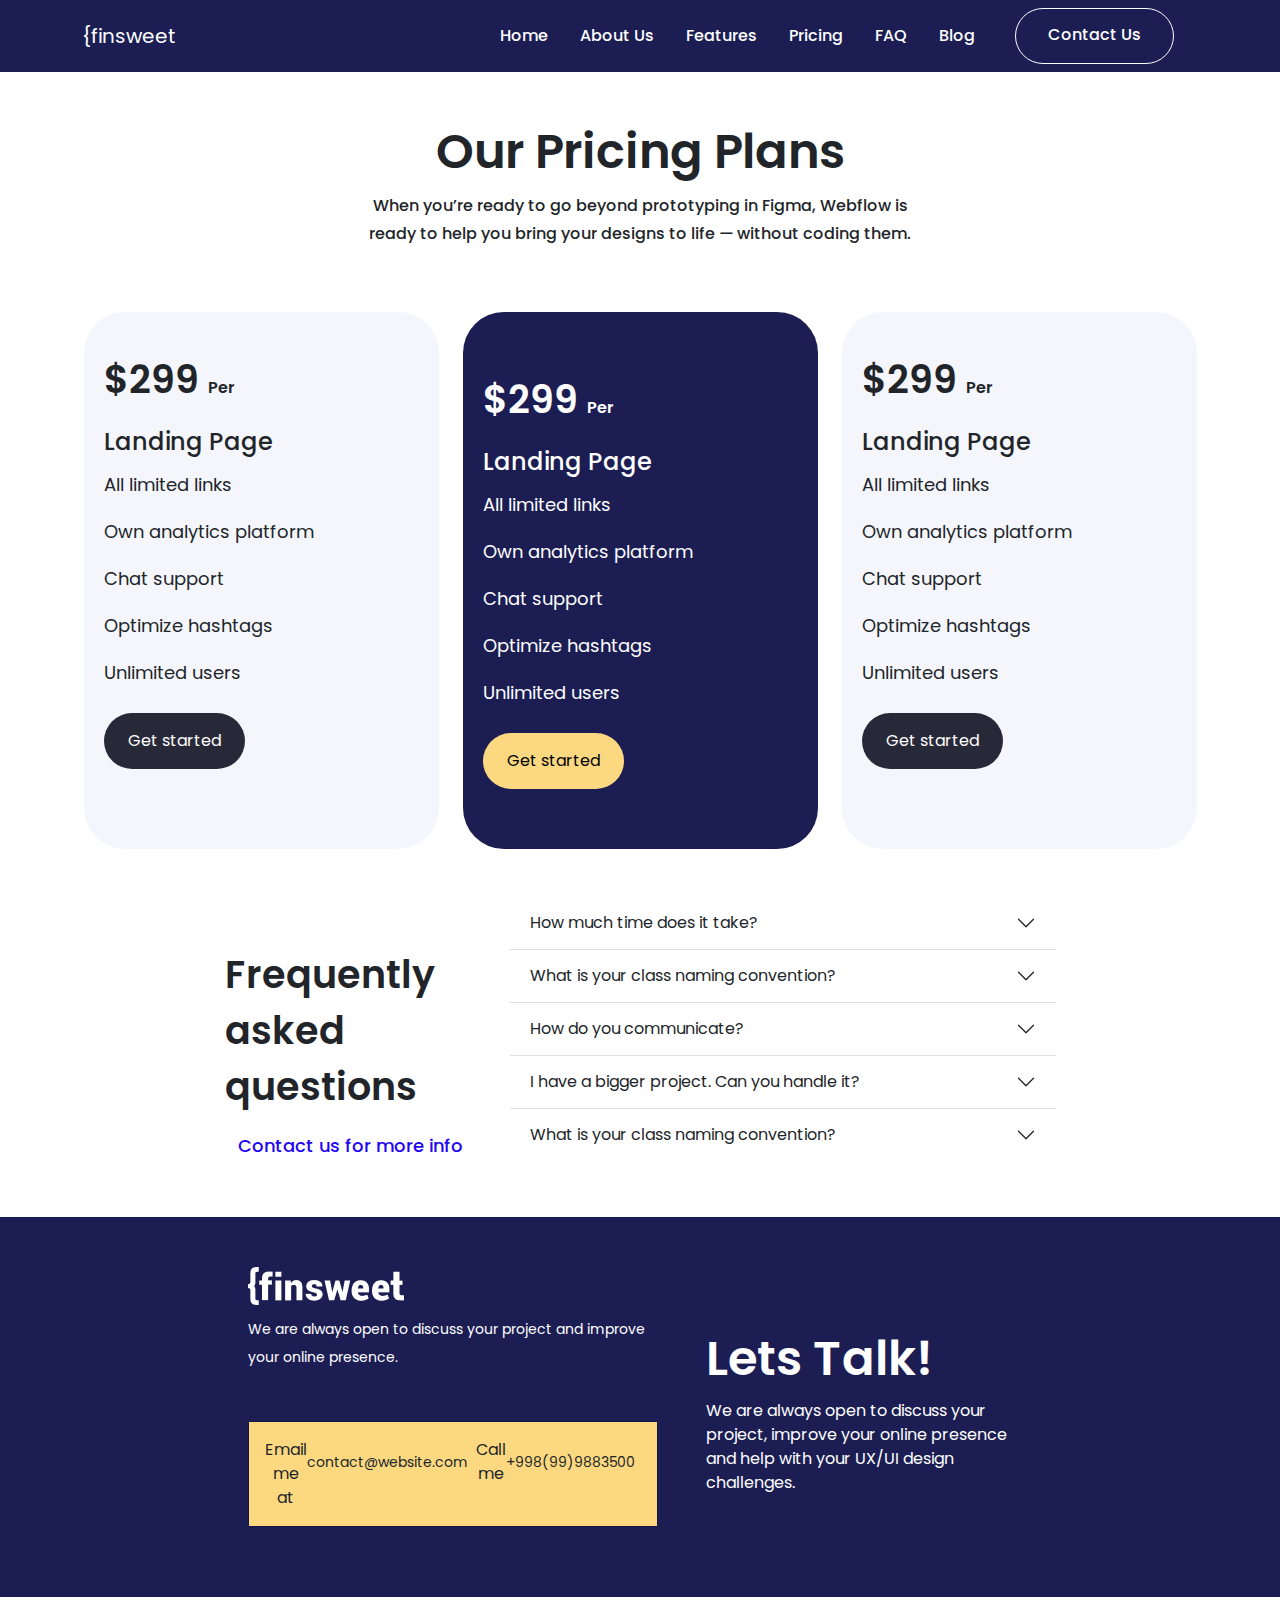
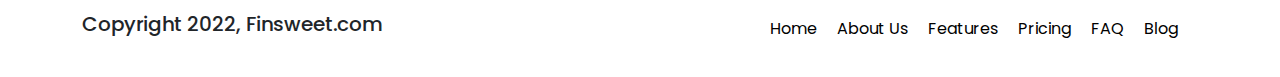
<file: portfolio5/pricing.html>
<!DOCTYPE html>
<html lang="en">

<head>
  <meta charset="UTF-8">
  <meta http-equiv="X-UA-Compatible" content="IE=edge">
  <meta name="viewport" content="width=device-width, initial-scale=1.0">
  <title>Our effordiable prices</title>
  <!--boostrap css-->
  <link rel="stylesheet" href="bootsrap/bootstrap.css">
  <!--style css-->
  <link rel="stylesheet" href="style/style.css">
  <!--pricing css-->
  <link rel="stylesheet" href="style_pricing/pricing.css">
  <!--font awesome cdn-->
  <link rel="stylesheet" href="https://cdnjs.cloudflare.com/ajax/libs/font-awesome/6.0.0-beta3/css/all.min.css"
    integrity="sha512-Fo3rlrZj/k7ujTnHg4CGR2D7kSs0v4LLanw2qksYuRlEzO+tcaEPQogQ0KaoGN26/zrn20ImR1DfuLWnOo7aBA=="
    crossorigin="anonymous" referrerpolicy="no-referrer" />
</head>

<body>
  <!--navbar -->
  <nav class="navbar navbar-expand-lg   ">
    <div class="container">
      <a class="navbar-brand" href="index.html">{finsweet</a>
      <button class="navbar-toggler" type="button" data-bs-toggle="collapse" data-bs-target="#navbarNav"
        aria-controls="navbarNav" aria-expanded="false" aria-label="Toggle navigation">
        <span class="navbar-toggler-icon text-white"><i class="fas fa-bars" style="font-size: 2rem;"></i></span>
      </button>
      <div class="collapse navbar-collapse justify-content-end" id="navbarNav">
        <ul class="navbar-nav">
          <li class="nav-item">
            <a class="nav-link active" aria-current="page" href="index.html">Home</a>
          </li>
          <li class="nav-item">
            <a class="nav-link" href="aboutUs.html">About Us</a>
          </li>
          <li class="nav-item">
            <a class="nav-link" href="features.html">Features</a>
          </li>
          <li class="nav-item">
            <a class="nav-link" href="pricing.html">Pricing</a>
          </li>
          <li class="nav-item">
            <a class="nav-link" href="privacy.html">FAQ</a>
          </li>
          <li class="nav-item">
            <a class="nav-link" href="page.html">Blog</a>
          </li>
          <a class="btn mx-4" href="contact.html">Contact Us</a>
        </ul>
      </div>
    </div>
  </nav>
  <!--end of navbar -->
  <!--status price-->
  <section class="status">
    <div class="container">

      <div class="row justify-content-center py-5">
        <div class="col-sm-6 text-center">
          <h2>Our Pricing Plans</h2>
          <p>When you’re ready to go beyond prototyping in Figma, Webflow is ready to help you bring your designs to
            life — without coding them.</p>
        </div>
      </div>

      <div class="row justify-content-center">
        <div class="col-md-2 mx-2">
          <h3>$299 <small>Per </small></h3>
          <h6>Landing Page </h6>
          <p><i class="fas fa-play"></i> All limited links</p>
          <p><i class="fas fa-play"></i> Own analytics platform</p>
          <p><i class="fas fa-play"></i> Chat support</p>
          <p><i class="fas fa-play"></i> Optimize hashtags</p>
          <p><i class="fas fa-play"></i> Unlimited users</p>
          <button class="btn1">Get started</button>
        </div>
        <div class="col-md-2 mx-3 text-white" style="background-color: #1C1E53; padding: 60px 20px;">
          <h3>$299 <small>Per </small></h3>
          <h6>Landing Page </h6>
          <p><i class="fas fa-play"></i> All limited links</p>
          <p><i class="fas fa-play"></i> Own analytics platform</p>
          <p><i class="fas fa-play"></i> Chat support</p>
          <p><i class="fas fa-play"></i> Optimize hashtags</p>
          <p><i class="fas fa-play"></i> Unlimited users</p>
          <button class="btn1" style="background-color: #FCD980; color: black;">Get started</button>
        </div>
        <div class="col-md-2 mx-2">
          <h3>$299 <small>Per </small></h3>
          <h6>Landing Page </h6>
          <p><i class="fas fa-play"></i> All limited links</p>
          <p><i class="fas fa-play"></i> Own analytics platform</p>
          <p><i class="fas fa-play"></i> Chat support</p>
          <p><i class="fas fa-play"></i> Optimize hashtags</p>
          <p><i class="fas fa-play"></i> Unlimited users</p>
          <button class="btn1">Get started</button>
        </div>
      </div>
    </div>
  </section>
  <!--end of status price-->
    <!--faq-->
    <section class="faq">
      <div class="container">
        <div class="row justify-content-center py-5">
          <div class="col-md-3">
            <h3>Frequently asked questions</h3>
            <button class="btn">Contact us for more info</button>
          </div>
          <div class="col-md-6">
            <div class="accordion accordion-flush" id="accordionFlushExample">
              <div class="accordion-item">
                <h2 class="accordion-header" id="flush-headingOne">
                  <button class="accordion-button collapsed" type="button" data-bs-toggle="collapse"
                    data-bs-target="#flush-collapseOne" aria-expanded="false" aria-controls="flush-collapseOne">
                    How much time does it take?
                  </button>
                </h2>
                <div id="flush-collapseOne" class="accordion-collapse collapse" aria-labelledby="flush-headingOne"
                  data-bs-parent="#accordionFlushExample">
                  <div class="accordion-body">Placeholder content for this accordion, which is intended to demonstrate the
                    <code>.accordion-flush</code> class. This is the first item's accordion body.
                  </div>
                </div>
              </div>
              <div class="accordion-item">
                <h2 class="accordion-header" id="flush-headingTwo">
                  <button class="accordion-button collapsed" type="button" data-bs-toggle="collapse"
                    data-bs-target="#flush-collapseTwo" aria-expanded="false" aria-controls="flush-collapseTwo">
                    What is your class naming convention?
                  </button>
                </h2>
                <div id="flush-collapseTwo" class="accordion-collapse collapse" aria-labelledby="flush-headingTwo"
                  data-bs-parent="#accordionFlushExample">
                  <div class="accordion-body">Placeholder content for this accordion, which is intended to demonstrate the
                    <code>.accordion-flush</code> class. This is the second item's accordion body. Let's imagine this
                    being filled with some actual content.
                  </div>
                </div>
              </div>
              <div class="accordion-item">
                <h2 class="accordion-header" id="flush-headingThree">
                  <button class="accordion-button collapsed" type="button" data-bs-toggle="collapse"
                    data-bs-target="#flush-collapseTwo" aria-expanded="false" aria-controls="flush-collapseTwo">
                    How do you communicate?
                  </button>
                </h2>
                <div id="flush-collapseTwo" class="accordion-collapse collapse" aria-labelledby="flush-headingTwo"
                  data-bs-parent="#accordionFlushExample">
                  <div class="accordion-body">Placeholder content for this accordion, which is intended to demonstrate the
                    <code>.accordion-flush</code> class. This is the second item's accordion body. Let's imagine this
                    being filled with some actual content.
                  </div>
                </div>
              </div>
              <div class="accordion-item">
                <h2 class="accordion-header" id="flush-headingFour">
                  <button class="accordion-button collapsed" type="button" data-bs-toggle="collapse"
                    data-bs-target="#flush-collapseTwo" aria-expanded="false" aria-controls="flush-collapseTwo">
                    I have a bigger project. Can you handle it?
                  </button>
                </h2>
                <div id="flush-collapseTwo" class="accordion-collapse collapse" aria-labelledby="flush-headingTwo"
                  data-bs-parent="#accordionFlushExample">
                  <div class="accordion-body">Placeholder content for this accordion, which is intended to demonstrate the
                    <code>.accordion-flush</code> class. This is the second item's accordion body. Let's imagine this
                    being filled with some actual content.
                  </div>
                </div>
              </div>
              <div class="accordion-item">
                <h2 class="accordion-header" id="flush-headingFive">
                  <button class="accordion-button collapsed" type="button" data-bs-toggle="collapse"
                    data-bs-target="#flush-collapseThree" aria-expanded="false" aria-controls="flush-collapseThree">
                    What is your class naming convention?
                  </button>
                </h2>
                <div id="flush-collapseThree" class="accordion-collapse collapse" aria-labelledby="flush-headingThree"
                  data-bs-parent="#accordionFlushExample">
                  <div class="accordion-body">Placeholder content for this accordion, which is intended to demonstrate the
                    <code>.accordion-flush</code> class. This is the third item's accordion body. Nothing more exciting
                    happening here in terms of content, but just filling up the space to make it look, at least at first
                    glance, a bit more representative of how this would look in a real-world application.
                  </div>
                </div>
              </div>
            </div>
          </div>
        </div>
      </div>
    </section>
    <!--end of faq-->

    <!--footer-->
  <section class="footer">
    <div class="container-fluid">
      <div class="row justify-content-center text-white">
        <div class="col-md-4">
          <img src="images/Logo.png" height="38px" width="156px">
          <p>We are always open to discuss your project and improve your online presence.</p>
          <div class="d-flex text-dark text-center">
            <div class="block">
              <label>Email me at</label><br>
              <p>contact@website.com</p>
            </div>
            <div class="block mx-2">
              <label>Call me</label>
              <p>+998(99)9883500</p>
            </div>
          </div>
        </div>
        <div class="col-md-3 mx-4">
          <h2>Lets Talk!</h2>
          <p>We are always open to discuss your project, improve your online presence and help with your UX/UI design
            challenges.</p>
          <div class="d-flex">
            <a href=""><i class="fab fa-instagram"></i></a>
            <a href=""><i class="fab fa-facebook"></i></a>
            <a href=""><i class="fab fa-whatsapp"></i></a>
            <a href=""><i class="fab fa-twitter"></i></a>
          </div>
        </div>
      </div>
    </div>
    <div class="container">
      <div class="block">
        <div class="block1">
          <h5>Copyright 2022, Finsweet.com</h5>
        </div>
        <div class="block2">
          <ul>
            <li><a href="">Home</a></li>
            <li><a href="">About Us</a></li>
            <li><a href="">Features</a></li>
            <li><a href="">Pricing</a></li>
            <li><a href="">FAQ</a></li>
            <li><a href="">Blog</a></li>
          </ul>
        </div>
      </div>
    </div>
  </section>
  <!--end of footer-->





  <!--bootsrap js-->
  <script src="bootsrap/bootstrap.js"></script>
  <!-- jquery js -->
  <script src="jquery.js"></script>

</body>

</html>
</file>
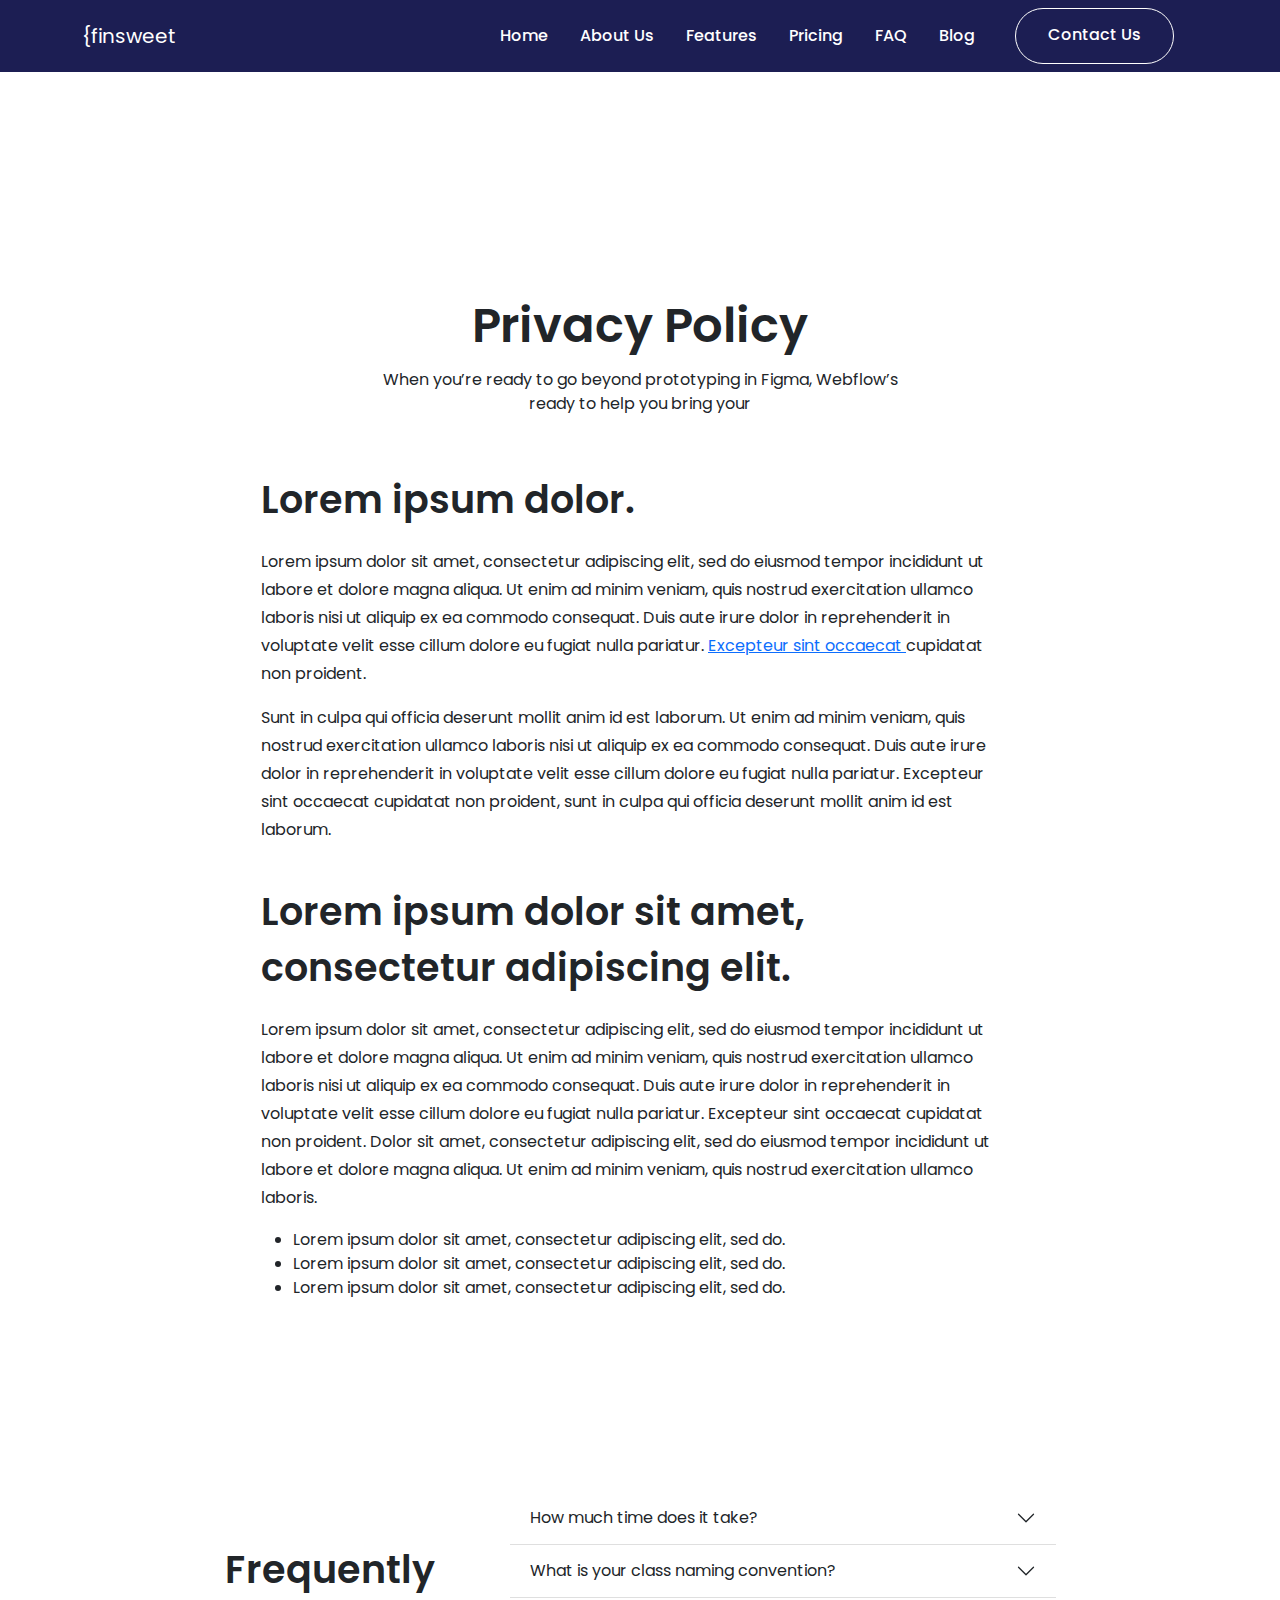
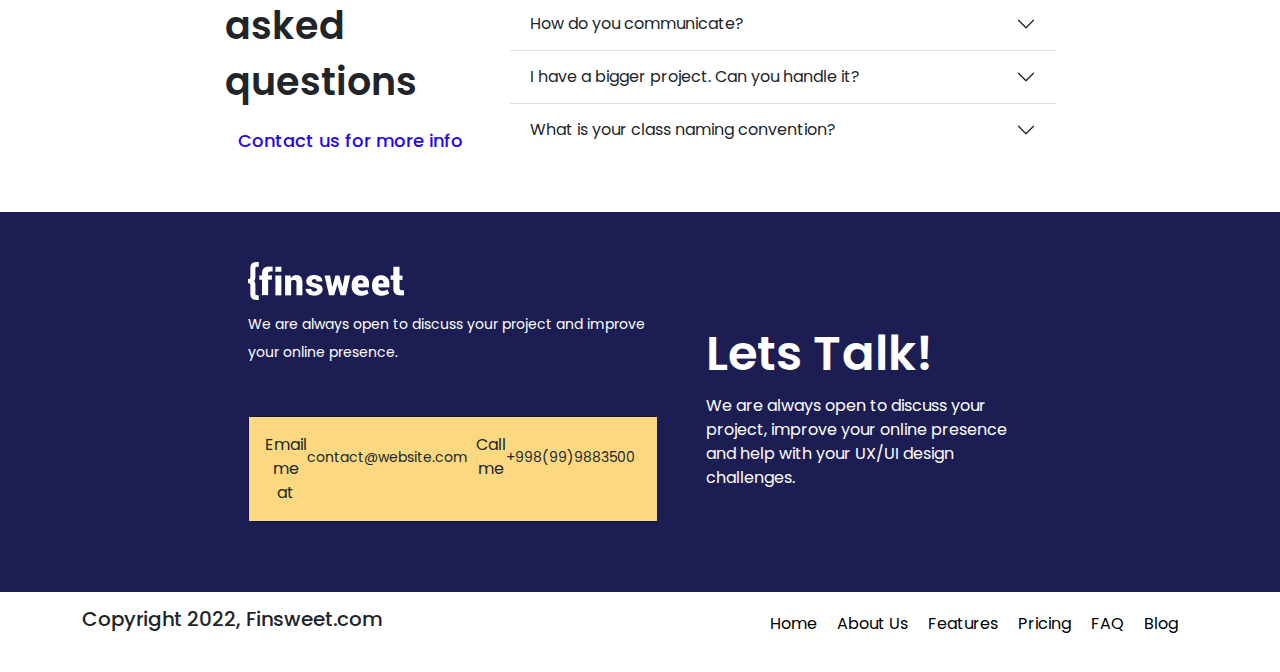
<file: portfolio5/privacy.html>
<!DOCTYPE html>
<html lang="en">

<head>
  <meta charset="UTF-8">
  <meta http-equiv="X-UA-Compatible" content="IE=edge">
  <meta name="viewport" content="width=device-width, initial-scale=1.0">
  <title>Privacy & Policy </title>
  <!--boostrap css-->
  <link rel="stylesheet" href="bootsrap/bootstrap.css">
  <!--style css-->
  <link rel="stylesheet" href="style/style.css">
  <!--font awesome cdn-->
  <link rel="stylesheet" href="https://cdnjs.cloudflare.com/ajax/libs/font-awesome/6.0.0-beta3/css/all.min.css"
    integrity="sha512-Fo3rlrZj/k7ujTnHg4CGR2D7kSs0v4LLanw2qksYuRlEzO+tcaEPQogQ0KaoGN26/zrn20ImR1DfuLWnOo7aBA=="
    crossorigin="anonymous" referrerpolicy="no-referrer" />
  <!--features css-->
  <link rel="stylesheet" href="features_styles/features.css">
  <!--about us style-->
  <link rel="stylesheet" href="aboutUs-style/aboutUs.css">
  <!--working css-->
  <link rel="stylesheet" href="working style/working.css">
  <!--blog css-->
  <link rel="stylesheet" href="blog-style/blog.css">
  <!--contact css-->
  <link rel="stylesheet" href="contact-style/contact.css">
  <!--privacy css-->
  <link rel="stylesheet" href="privacy style/privacy.css">
</head>

<body>
 <!--navbar -->
 <nav class="navbar navbar-expand-lg   ">
  <div class="container">
    <a class="navbar-brand" href="index.html">{finsweet</a>
    <button class="navbar-toggler" type="button" data-bs-toggle="collapse" data-bs-target="#navbarNav"
      aria-controls="navbarNav" aria-expanded="false" aria-label="Toggle navigation">
      <span class="navbar-toggler-icon text-white"><i class="fas fa-bars" style="font-size: 2rem;"></i></span>
    </button>
    <div class="collapse navbar-collapse justify-content-end" id="navbarNav">
      <ul class="navbar-nav">
        <li class="nav-item">
          <a class="nav-link active" aria-current="page" href="index.html">Home</a>
        </li>
        <li class="nav-item">
          <a class="nav-link" href="aboutUs.html">About Us</a>
        </li>
        <li class="nav-item">
          <a class="nav-link" href="features.html">Features</a>
        </li>
        <li class="nav-item">
          <a class="nav-link" href="pricing.html">Pricing</a>
        </li>
        <li class="nav-item">
          <a class="nav-link" href="privacy.html">FAQ</a>
        </li>
        <li class="nav-item">
          <a class="nav-link" href="page.html">Blog</a>
        </li>
        <a class="btn mx-4" href="contact.html">Contact Us</a>
      </ul>
    </div>
  </div>
</nav>
<!--end of navbar -->
<!--privarcy-->
<section class="privacy">
  <div class="container">
    <div class="row justify-content-center text-center">
      <div class="col justify-content-center text-center">
        <h2>Privacy Policy</h2>
        <p>When you’re ready to go beyond prototyping in Figma,  Webflow’s <br> ready to help you bring your </p>
      </div>
    </div>
    <div class="row">
      <div class="col-md-8">
        <h3>Lorem ipsum dolor.</h3>
        <p>Lorem ipsum dolor sit amet, consectetur adipiscing elit, sed do eiusmod tempor incididunt ut labore et dolore magna aliqua. Ut enim ad minim veniam, quis nostrud exercitation ullamco laboris nisi ut aliquip ex ea commodo consequat. Duis aute irure dolor in reprehenderit in voluptate velit esse cillum dolore eu fugiat nulla pariatur. <a href="">Excepteur sint occaecat </a> cupidatat non proident.</p>
        <p>Sunt in culpa qui officia deserunt mollit anim id est laborum. Ut enim ad minim veniam, quis nostrud exercitation ullamco laboris nisi ut aliquip ex ea commodo consequat. Duis aute irure dolor in reprehenderit in voluptate velit esse cillum dolore eu fugiat nulla pariatur. Excepteur sint occaecat cupidatat non proident, sunt in culpa qui officia deserunt mollit anim id est laborum.</p>
        <h3>Lorem ipsum dolor sit amet, consectetur adipiscing elit.</h3>
        <p>Lorem ipsum dolor sit amet, consectetur adipiscing elit, sed do eiusmod tempor incididunt ut labore et dolore magna aliqua. Ut enim ad minim veniam, quis nostrud exercitation ullamco laboris nisi ut aliquip ex ea commodo consequat. Duis aute irure dolor in reprehenderit in voluptate velit esse cillum dolore eu fugiat nulla pariatur. Excepteur sint occaecat cupidatat non proident. Dolor sit amet, consectetur adipiscing elit, sed do eiusmod tempor incididunt ut labore et dolore magna aliqua. Ut enim ad minim veniam, quis nostrud exercitation ullamco laboris.</p>
        <ul>
          <li>Lorem ipsum dolor sit amet, consectetur adipiscing elit, sed do.</li>
          <li>Lorem ipsum dolor sit amet, consectetur adipiscing elit, sed do.</li>
          <li>Lorem ipsum dolor sit amet, consectetur adipiscing elit, sed do.</li>
        </ul>
      </div>
    </div>

  </div>
</section>
<!--end of privarcy-->

<!--faq-->
<section class="faq">
  <div class="container">
    <div class="row justify-content-center py-5">
      <div class="col-md-3">
        <h3>Frequently asked questions</h3>
        <button class="btn">Contact us for more info</button>
      </div>
      <div class="col-md-6">
        <div class="accordion accordion-flush" id="accordionFlushExample">
          <div class="accordion-item">
            <h2 class="accordion-header" id="flush-headingOne">
              <button class="accordion-button collapsed" type="button" data-bs-toggle="collapse"
                data-bs-target="#flush-collapseOne" aria-expanded="false" aria-controls="flush-collapseOne">
                How much time does it take?
              </button>
            </h2>
            <div id="flush-collapseOne" class="accordion-collapse collapse" aria-labelledby="flush-headingOne"
              data-bs-parent="#accordionFlushExample">
              <div class="accordion-body">Placeholder content for this accordion, which is intended to demonstrate the
                <code>.accordion-flush</code> class. This is the first item's accordion body.
              </div>
            </div>
          </div>
          <div class="accordion-item">
            <h2 class="accordion-header" id="flush-headingTwo">
              <button class="accordion-button collapsed" type="button" data-bs-toggle="collapse"
                data-bs-target="#flush-collapseTwo" aria-expanded="false" aria-controls="flush-collapseTwo">
                What is your class naming convention?
              </button>
            </h2>
            <div id="flush-collapseTwo" class="accordion-collapse collapse" aria-labelledby="flush-headingTwo"
              data-bs-parent="#accordionFlushExample">
              <div class="accordion-body">Placeholder content for this accordion, which is intended to demonstrate the
                <code>.accordion-flush</code> class. This is the second item's accordion body. Let's imagine this
                being filled with some actual content.
              </div>
            </div>
          </div>
          <div class="accordion-item">
            <h2 class="accordion-header" id="flush-headingThree">
              <button class="accordion-button collapsed" type="button" data-bs-toggle="collapse"
                data-bs-target="#flush-collapseTwo" aria-expanded="false" aria-controls="flush-collapseTwo">
                How do you communicate?
              </button>
            </h2>
            <div id="flush-collapseTwo" class="accordion-collapse collapse" aria-labelledby="flush-headingTwo"
              data-bs-parent="#accordionFlushExample">
              <div class="accordion-body">Placeholder content for this accordion, which is intended to demonstrate the
                <code>.accordion-flush</code> class. This is the second item's accordion body. Let's imagine this
                being filled with some actual content.
              </div>
            </div>
          </div>
          <div class="accordion-item">
            <h2 class="accordion-header" id="flush-headingFour">
              <button class="accordion-button collapsed" type="button" data-bs-toggle="collapse"
                data-bs-target="#flush-collapseTwo" aria-expanded="false" aria-controls="flush-collapseTwo">
                I have a bigger project. Can you handle it?
              </button>
            </h2>
            <div id="flush-collapseTwo" class="accordion-collapse collapse" aria-labelledby="flush-headingTwo"
              data-bs-parent="#accordionFlushExample">
              <div class="accordion-body">Placeholder content for this accordion, which is intended to demonstrate the
                <code>.accordion-flush</code> class. This is the second item's accordion body. Let's imagine this
                being filled with some actual content.
              </div>
            </div>
          </div>
          <div class="accordion-item">
            <h2 class="accordion-header" id="flush-headingFive">
              <button class="accordion-button collapsed" type="button" data-bs-toggle="collapse"
                data-bs-target="#flush-collapseThree" aria-expanded="false" aria-controls="flush-collapseThree">
                What is your class naming convention?
              </button>
            </h2>
            <div id="flush-collapseThree" class="accordion-collapse collapse" aria-labelledby="flush-headingThree"
              data-bs-parent="#accordionFlushExample">
              <div class="accordion-body">Placeholder content for this accordion, which is intended to demonstrate the
                <code>.accordion-flush</code> class. This is the third item's accordion body. Nothing more exciting
                happening here in terms of content, but just filling up the space to make it look, at least at first
                glance, a bit more representative of how this would look in a real-world application.
              </div>
            </div>
          </div>
        </div>
      </div>
    </div>
  </div>
</section>
<!--end of faq-->

   <!--footer-->
   <section class="footer">
    <div class="container-fluid">
      <div class="row justify-content-center text-white">
        <div class="col-md-4">
          <img src="images/Logo.png" height="38px" width="156px">
          <p>We are always open to discuss your project and improve your online presence.</p>
          <div class="d-flex text-dark text-center">
            <div class="block">
              <label>Email me at</label><br>
              <p>contact@website.com</p>
            </div>
            <div class="block mx-2">
              <label>Call me</label>
              <p>+998(99)9883500</p>
            </div>
          </div>
        </div>
        <div class="col-md-3 mx-4">
          <h2>Lets Talk!</h2>
          <p>We are always open to discuss your project, improve your online presence and help with your UX/UI design
            challenges.</p>
          <div class="d-flex">
            <a href=""><i class="fab fa-instagram"></i></a>
            <a href=""><i class="fab fa-facebook"></i></a>
            <a href=""><i class="fab fa-whatsapp"></i></a>
            <a href=""><i class="fab fa-twitter"></i></a>
          </div>
        </div>
      </div>
    </div>
    <div class="container">
      <div class="block">
        <div class="block1">
          <h5>Copyright 2022, Finsweet.com</h5>
        </div>
        <div class="block2">
          <ul>
            <li><a href="">Home</a></li>
            <li><a href="">About Us</a></li>
            <li><a href="">Features</a></li>
            <li><a href="">Pricing</a></li>
            <li><a href="">FAQ</a></li>
            <li><a href="">Blog</a></li>
          </ul>
        </div>
      </div>
    </div>
  </section>
  <!--end of footer-->


  <!--bootsrap js-->
  <script src="bootsrap/bootstrap.js"></script>
  <!-- jquery js -->
  <script src="jquery.js"></script>
</body>

</html>
</file>
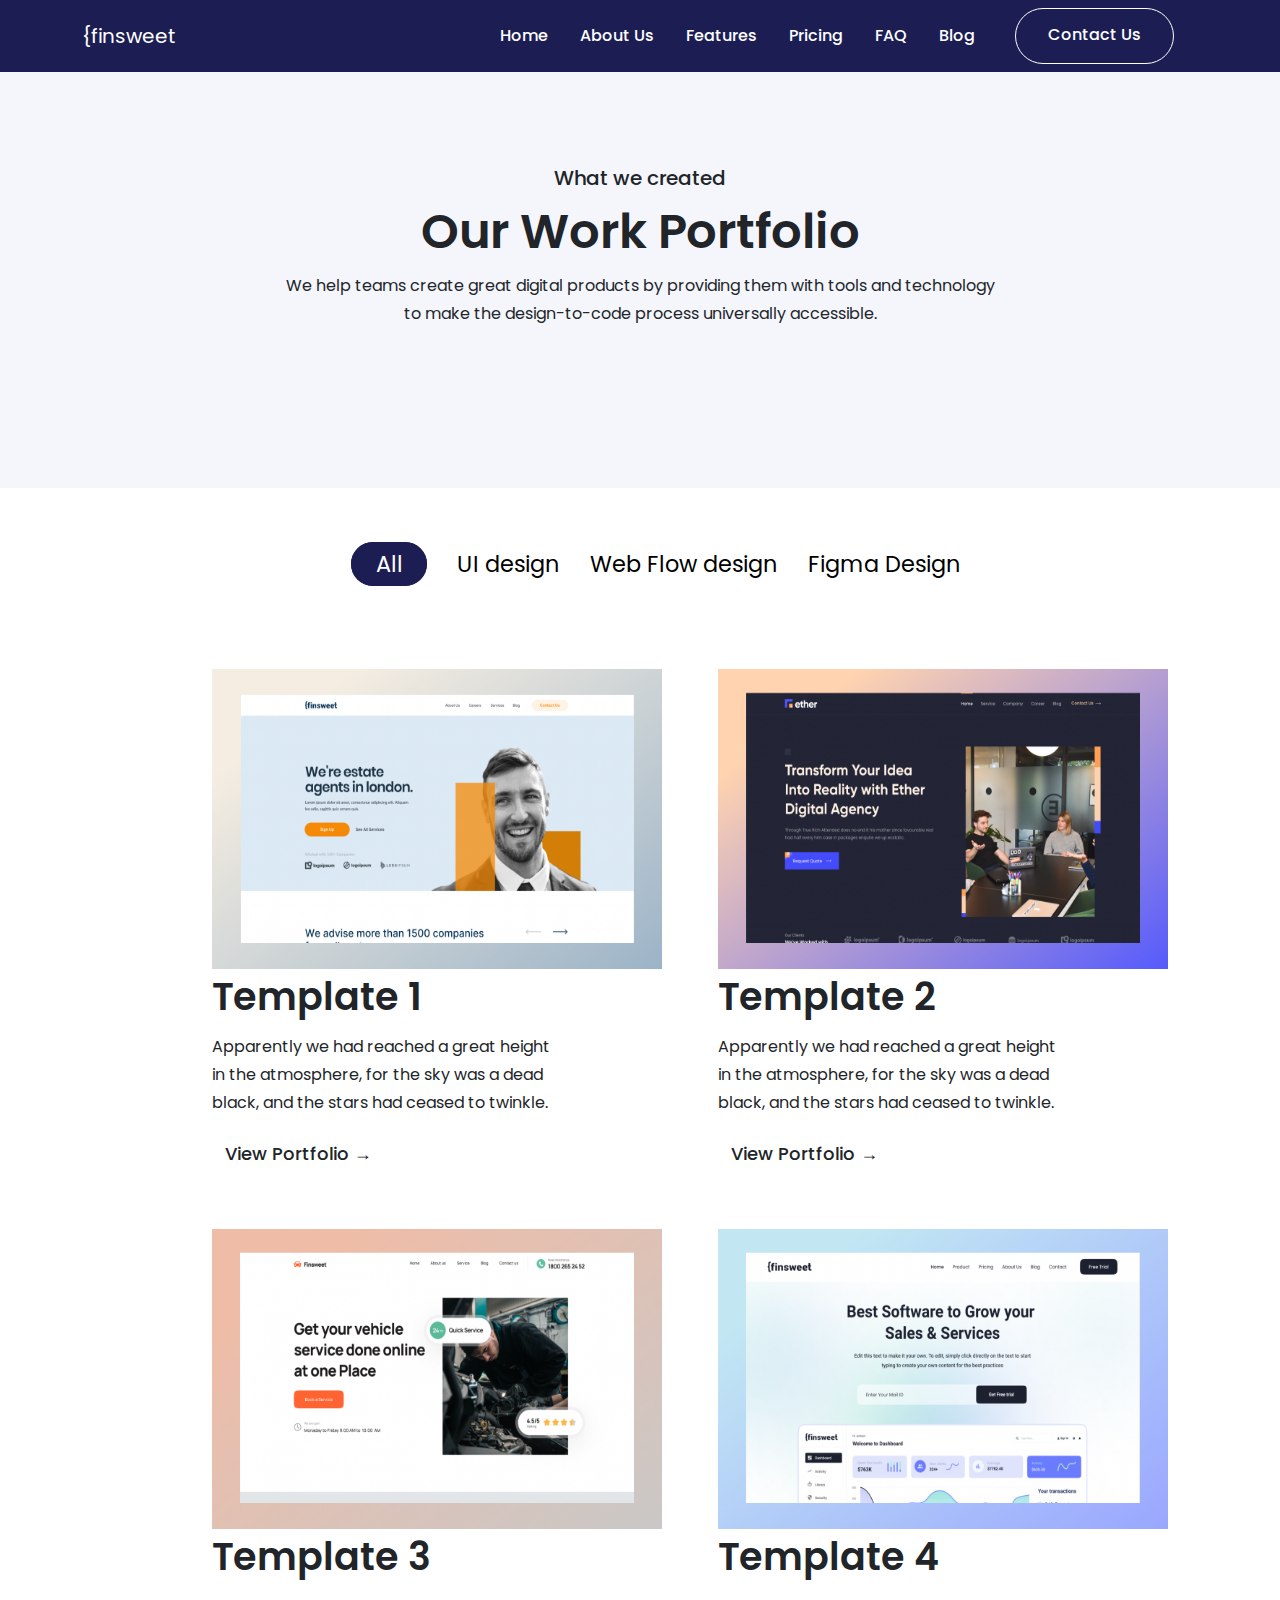
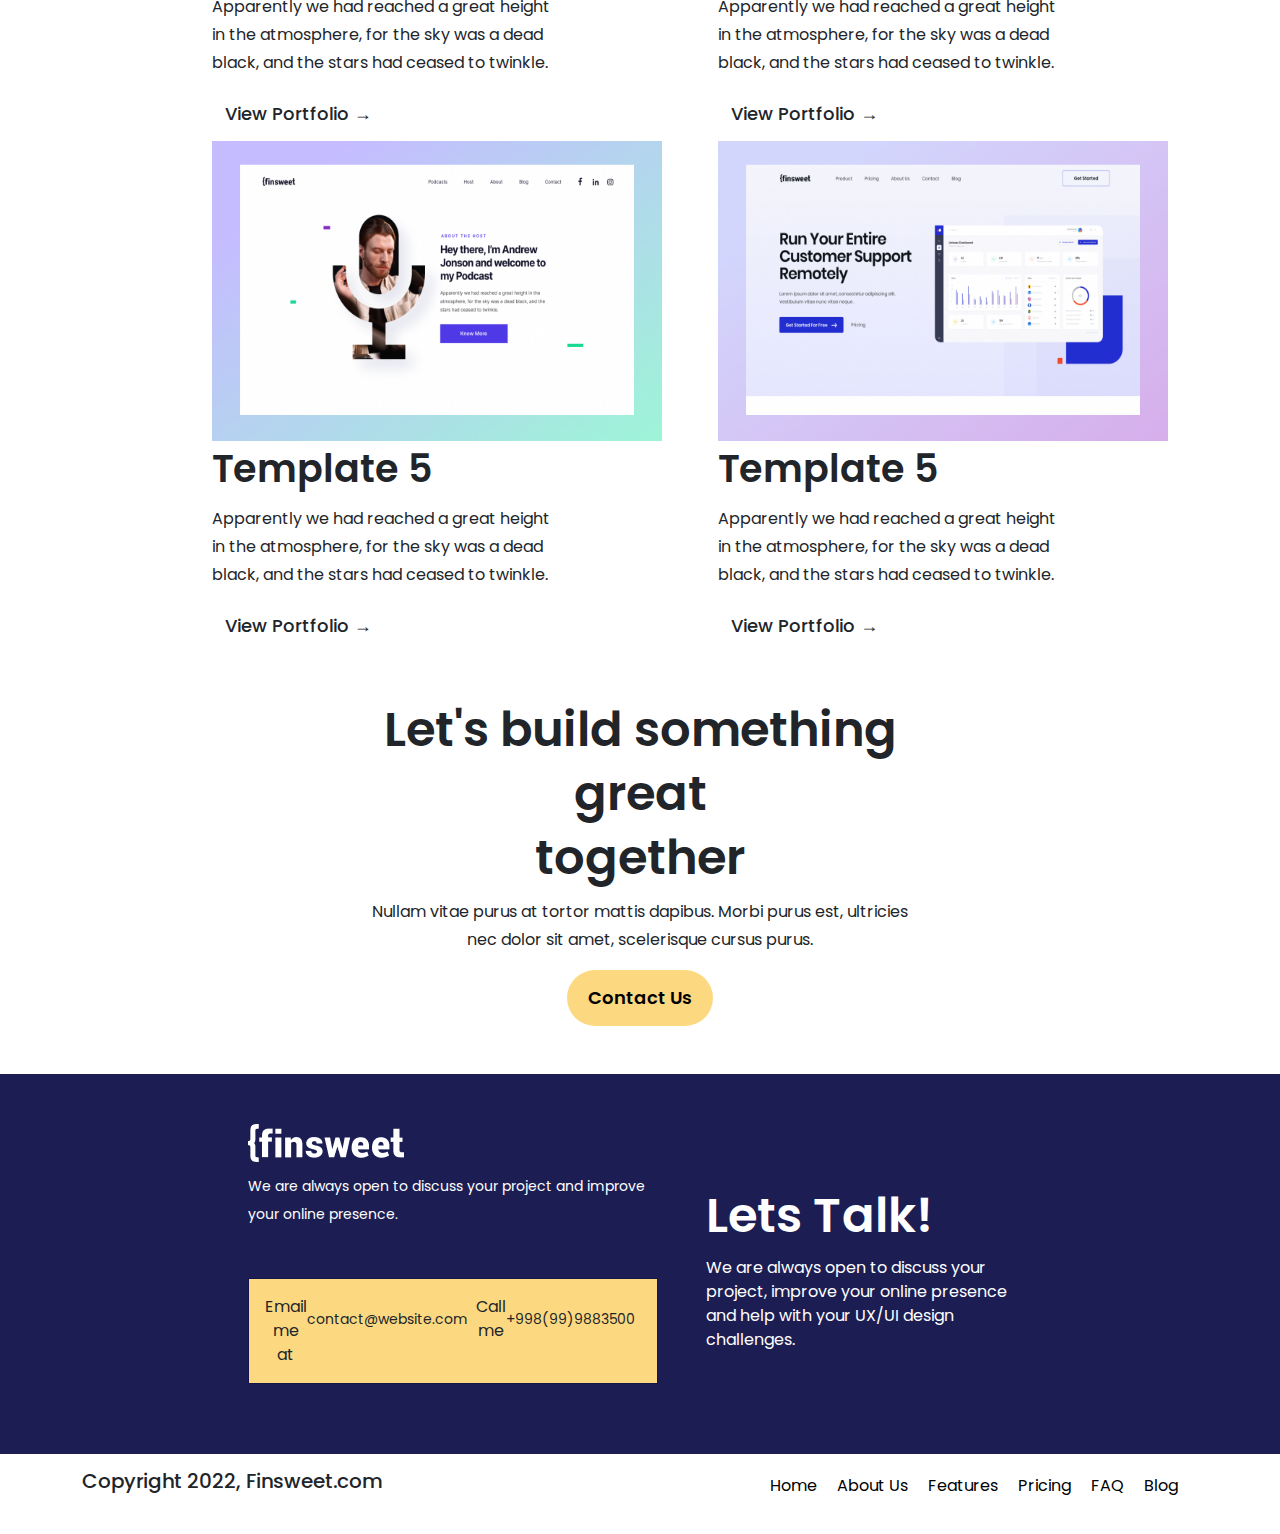
<file: portfolio5/work.html>
<!DOCTYPE html>
<html lang="en">

<head>
  <meta charset="UTF-8">
  <meta http-equiv="X-UA-Compatible" content="IE=edge">
  <meta name="viewport" content="width=device-width, initial-scale=1.0">
  <title>Work pages at all</title>
  <!--boostrap css-->
  <link rel="stylesheet" href="bootsrap/bootstrap.css">
  <!--style css-->
  <link rel="stylesheet" href="style/style.css">
  <!--font awesome cdn-->
  <link rel="stylesheet" href="https://cdnjs.cloudflare.com/ajax/libs/font-awesome/6.0.0-beta3/css/all.min.css"
    integrity="sha512-Fo3rlrZj/k7ujTnHg4CGR2D7kSs0v4LLanw2qksYuRlEzO+tcaEPQogQ0KaoGN26/zrn20ImR1DfuLWnOo7aBA=="
    crossorigin="anonymous" referrerpolicy="no-referrer" />
  <!--features css-->
  <link rel="stylesheet" href="features_styles/features.css">
  <!--about us style-->
  <link rel="stylesheet" href="aboutUs-style/aboutUs.css">
  <!--working css-->
  <link rel="stylesheet" href="working style/working.css">
</head>

<body>

  <!--navbar -->
  <nav class="navbar navbar-expand-lg   ">
    <div class="container">
      <a class="navbar-brand" href="index.html">{finsweet</a>
      <button class="navbar-toggler" type="button" data-bs-toggle="collapse" data-bs-target="#navbarNav"
        aria-controls="navbarNav" aria-expanded="false" aria-label="Toggle navigation">
        <span class="navbar-toggler-icon text-white"><i class="fas fa-bars" style="font-size: 2rem;"></i></span>
      </button>
      <div class="collapse navbar-collapse justify-content-end" id="navbarNav">
        <ul class="navbar-nav">
          <li class="nav-item">
            <a class="nav-link active" aria-current="page" href="index.html">Home</a>
          </li>
          <li class="nav-item">
            <a class="nav-link" href="aboutUs.html">About Us</a>
          </li>
          <li class="nav-item">
            <a class="nav-link" href="features.html">Features</a>
          </li>
          <li class="nav-item">
            <a class="nav-link" href="pricing.html">Pricing</a>
          </li>
          <li class="nav-item">
            <a class="nav-link" href="privacy.html">FAQ</a>
          </li>
          <li class="nav-item">
            <a class="nav-link" href="page.html">Blog</a>
          </li>
          <a class="btn mx-4" href="contact.html">Contact Us</a>        
        </ul>
      </div>
    </div>
  </nav>
  <!--end of navbar -->
  <!--work hero-->
  <section class="work-hero">
    <div class="row">
      <div class="col">
        <h5>What we created</h5>
        <h1>Our Work Portfolio</h1>
        <p>We help teams create great digital products by providing them with tools and technology <br> to make the
          design-to-code process universally accessible.</p>
        <ul>
          <li><a href=""><i class="fab fa-instagram"></i></a></li>
          <li><a href=""><i class="fab fa-facebook"></i></a></li>
          <li><a href=""><i class="fab fa-twitter"></i></a></li>
          <li><a href=""><i class="fab fa-linkedin"></i></a></li>
        </ul>
      </div>
    </div>
  </section>
  <!--end of work hero-->
  <!--our work-->
  <section class="our-work">
    <div class="row">
      <div class="col">
        <ul>
          <li><a href="" style="border: .1em solid #1C1E53; background-color: #1C1E53; color: white;padding: .2em 1em; border-radius: 41px;">All</a></li>
          <li><a href="">UI design</a></li>
          <li><a href="">Web Flow design</a></li>
          <li><a href="">Figma Design</a></li>
        </ul>
      </div>
    </div>
    <div class="container">
      <div class="row py-5">
        <div class="col-md-4">
          <div class="card">
            <img src="work images/Cover.png" height="300" width="450px">
            <h3>Template 1</h3>
            <p>Apparently we had reached a great height in the atmosphere, for the sky was a dead black, and the stars
              had ceased to twinkle.</p>
            <button class="btn text-start">View Portfolio <span>&#8594;</span> </button>
          </div>
        </div>

        <div class="col-md-4">
          <div class="card">
            <img src="work images/Cover2.png" height="300" width="450px">
            <h3>Template 2</h3>
            <p>Apparently we had reached a great height in the atmosphere, for the sky was a dead black, and the stars
              had ceased to twinkle.</p>
            <button class="btn text-start">View Portfolio <span>&#8594;</span> </button>
          </div>
        </div>
      </div>

      <div class="row">
        <div class="col-md-4">
          <div class="card">
            <img src="work images/Cover3.png" height="300" width="450px">
            <h3>Template 3</h3>
            <p>Apparently we had reached a great height in the atmosphere, for the sky was a dead black, and the stars
              had ceased to twinkle.</p>
            <button class="btn text-start">View Portfolio <span>&#8594;</span> </button>
          </div>
        </div>

        <div class="col-md-4">
          <div class="card">
            <img src="work images/Cover4.png" height="300" width="450px">
            <h3>Template 4</h3>
            <p>Apparently we had reached a great height in the atmosphere, for the sky was a dead black, and the stars
              had ceased to twinkle.</p>
            <button class="btn text-start">View Portfolio <span>&#8594;</span> </button>
          </div>
        </div>
      </div>

      <div class="row">
        <div class="col-md-4">
          <div class="card">
            <img src="work images/Cover5.png" height="300" width="450px">
            <h3>Template 5</h3>
            <p>Apparently we had reached a great height in the atmosphere, for the sky was a dead black, and the stars
              had ceased to twinkle.</p>
            <button class="btn text-start">View Portfolio <span>&#8594;</span> </button>
          </div>
        </div>

        <div class="col-md-4">
          <div class="card">
            <img src="work images/Cover6.png" height="300" width="450px">
            <h3>Template 5</h3>
            <p>Apparently we had reached a great height in the atmosphere, for the sky was a dead black, and the stars
              had ceased to twinkle.</p>
            <button class="btn text-start">View Portfolio <span>&#8594;</span> </button>
          </div>
        </div>
      </div>

    </div>
  </section>
  <!--end of our work-->

  <!--CTA-->
  <section class="CTA">
    <div class="container">
      <div class="row justify-content-center text-center py-5   ">
        <div class="col-md-6">
          <h2>Let's build something great <br> together</h2>
          <p>Nullam vitae purus at tortor mattis dapibus. Morbi purus est, ultricies nec dolor sit amet, scelerisque cursus purus.</p>
          <a href="" class="btn">Contact Us</a>
        </div>
      </div>
    </div>
  </section>
  <!--end of CTA-->

   <!--footer-->
   <section class="footer">
    <div class="container-fluid">
      <div class="row justify-content-center text-white">
        <div class="col-md-4">
          <img src="images/Logo.png" height="38px" width="156px">
          <p>We are always open to discuss your project and improve your online presence.</p>
          <div class="d-flex text-dark text-center">
            <div class="block">
              <label>Email me at</label><br>
              <p>contact@website.com</p>
            </div>
            <div class="block mx-2">
              <label>Call me</label>
              <p>+998(99)9883500</p>
            </div>
          </div>
        </div>
        <div class="col-md-3 mx-4">
          <h2>Lets Talk!</h2>
          <p>We are always open to discuss your project, improve your online presence and help with your UX/UI design
            challenges.</p>
          <div class="d-flex">
            <a href=""><i class="fab fa-instagram"></i></a>
            <a href=""><i class="fab fa-facebook"></i></a>
            <a href=""><i class="fab fa-whatsapp"></i></a>
            <a href=""><i class="fab fa-twitter"></i></a>
          </div>
        </div>
      </div>
    </div>
    <div class="container">
      <div class="block">
        <div class="block1">
          <h5>Copyright 2022, Finsweet.com</h5>
        </div>
        <div class="block2">
          <ul>
            <li><a href="">Home</a></li>
            <li><a href="">About Us</a></li>
            <li><a href="">Features</a></li>
            <li><a href="">Pricing</a></li>
            <li><a href="">FAQ</a></li>
            <li><a href="">Blog</a></li>
          </ul>
        </div>
      </div>
    </div>
  </section>
  <!--end of footer-->




  <!--bootsrap js-->
  <script src="bootsrap/bootstrap.js"></script>
  <!-- jquery js -->
  <script src="jquery.js"></script>

</body>

</html>
</file>
<file: amaliyot5/main.css>
@import url('https://fonts.googleapis.com/css2?family=Poppins:wght@300&display=swap');
@import url('https://fonts.googleapis.com/css2?family=Open+Sans:wght@500&display=swap');
@import url('https://fonts.googleapis.com/css2?family=Raleway:ital,wght@1,300&display=swap');
*{
    margin: 0;
    padding: 0;
    box-sizing: border-box;
}
body{
    font-family: 'Poppins', sans-serif;
    background-color: rgb(0,0,0);
}
/*navbar*/
.navbar-brand{
    font-family: 'Open Sans', sans-serif;
}

/*end of navbar*/


/*main section*/
.main{
    width: 100%;
    height: 70vh;
    background:url(images/anna-pelzer-IGfIGP5ONV0-unsplash.jpg);
    background-attachment: fixed;
    background-size: cover;
    background-position: center;
    position: relative;
}
.dark-overlay {
    position: absolute;
    top: 0;
    left: 0;
    background: rgb(0,0,0,.5);
    width: 100%;
    height: 100%;
}

.main h1 {
    font-size: 75px;
    font-family: 'Raleway', sans-serif;
}
@media(max-width:730px){
    .main h1 {
        font-size: 25px;
    }
    .main p {
        font-size: 14px;
    }
    
}

/*end of main section*/

/*service */
#service .row{
    padding: 0 1000px;
}
@media(max-width:730px){
    #service .row{
        padding: 0 50px;
    }
    #service .row p{
        font-size: 12px;
    }
}
/* end of service */

/*video*/
#video {
    height: 25vh;
    background: url(images/brooke-lark-uarQNKJUdJk-unsplash.jpg);
    background-position: center;
    background-size: cover;
    background-attachment: fixed;
    position: relative;
}
.dark-overlay {
    position: absolute;
    top: 0;
    left: 0;
    width: 100%;
    height: 100%;
    background: rgb(0,0,0,.5);
}
/*end of video*/

/*about us */ 
@media(max-width:730px) {
    #aboutUs p {
        padding: 0 50px;
    }
}
/*end of about us */ 

/*testeminial*/
#testemonial{
    height: auto;
    background-color: #f8f8f8;
}
#testemonial  .col-md-3{
    background-color: #333;
    border-radius: 5px;
    transition: .5s;
    box-shadow: 2px 2px 15px #000;
}
#testemonial  .col-md-3:hover{
    transform: translateY(-10px);
}
#testemonial  .col-md-3 img{
      border-radius: 10px;
      margin-bottom: 20px;
}
   


/*end of testeminial*/
/*apps*/
#apps{
    width: 100%;
    background-color: rgb(78, 78, 255);
}
#apps .row h3{
    font-size:35px;
}
.buttons {
    padding-top: 50px;
}
.buttons .button {
    border: none;
    border: .1em solid  white;
    padding: .5em 1.5em;
    background-color: transparent;
    color: white;
    font-size: 18px;
}
@media(max-width:730px){
    #apps .row{
        justify-content: center;
        text-align: center;
    }
    #apps .row h3{
        font-size:22px;
    }
    .buttons {
        padding-left: 15%;
    }
}
/*end of apps*/

/*footer*/
.foot-pages{
    height: 80vh !important;
    background-image: url(images/lily-banse--YHSwy6uqvk-unsplash.jpg) !important;
    background-size: cover;
    background-position: center;
    background-attachment: fixed;
    position: relative;
}
.dark-over {
    position: absolute;
    top: 0;
    left: 0;
    width: 100%;
    height: 100%;
    background: rgb(0,0,0,0, .5);
}

.col-lg-3 {
    background-color: #333;
    height: auto;
    border-radius: 5px;
    box-shadow: 1px 1px 10px #f8f8f8;
}
.foot-pages .col-md-3:hover  {
    transform: translateY(-10px) !important;
}
hr{
    box-shadow: 1px 1px 10px #f8f8f8; 
}
@media(max-width:730px){
    .col-lg-3 {
        margin-bottom: 50px;
        width: 60%;
        justify-content: center;
        text-align: center;
    }
    .foot-pages{
        height: 145vh !important;
    }
}
/*end of footer*/

/*FAQ*/
#FAQ .number{
    border: .1em solid #f8f8f8;
    width: 50px;
    background-color: antiquewhite;
    text-align: center;
    padding: .5em 1.4em;
    border-radius: 50%;
    color: black;
    font-size: 22px;
}
#FAQ  hr{
    
    box-shadow: 2px 2px 20px #000;
}
/*end of FAQ */
</file>
<file: portfolio5/style/style.css>
@import url("https://fonts.googleapis.com/css2?family=Poppins:wght@300&display=swap");
nav {
  background-color: #1C1E53;
}

nav .navbar-brand {
  color: #ffff;
}

nav .nav-item {
  padding: .5em;
}

nav .nav-item .nav-link {
  color: #ffff;
  font-weight: 500;
}

nav .btn {
  color: #ffff;
  font-weight: 500;
  border: .1em solid #ffff;
  border-radius: 41px;
  padding: 0 2em;
  padding-top: 14px;
}

nav .btn :hover {
  color: #fff !important;
}

@media (max-width: 930px) {
  nav .collapse {
    -webkit-box-pack: center;
        -ms-flex-pack: center;
            justify-content: center;
    text-align: center;
  }
  nav .collapse .nav-link {
    font-size: 24px;
    line-height: 36px;
    font-weight: 500;
  }
  nav .collapse .btn {
    width: 50%;
    padding-top: 0;
    -webkit-box-pack: center;
        -ms-flex-pack: center;
            justify-content: center;
    text-align: center;
  }
}

.home-hero {
  height: 76vh;
  background-color: #1C1E53;
}

.home-hero .row {
  -webkit-box-pack: space-evenly;
      -ms-flex-pack: space-evenly;
          justify-content: space-evenly;
  padding-top: 50px;
}

.home-hero .row .col-sm-5 h1 {
  color: #fff;
  font-weight: 600;
  font-size: 54px;
  line-height: 74px;
  margin-bottom: 30px;
}

.home-hero .row .col-sm-5 p {
  font-weight: 500;
  line-height: 28px;
  font-size: 16px;
  margin-bottom: 30px;
}

.home-hero .row .col-sm-5 .btn1 {
  line-height: 32px;
  font-weight: 600;
  font-size: 18px;
  border: solid transparent;
  background-color: #FCD980;
  border-radius: 41px;
  padding: .5em 1em;
  text-decoration: none;
  color: #000;
}

.home-hero .row .col-sm-5 .btn {
  color: #fff;
}

.home-hero .row .col-sm-5 .btn span {
  width: 24px;
}

@media (max-width: 820px) {
  .home-hero .row .col-sm-5 h1 {
    font-size: 30px;
    line-height: 50px;
  }
  .home-hero .row .col-sm-5 p {
    font-size: 14px;
    line-height: 18px;
  }
  .home-hero .row .col-sm-5 .imf-fluid {
    margin-top: 50px;
  }
}

.how-works {
  background-color: #f4f6fc;
}

.how-works .row {
  -webkit-box-pack: space-evenly;
      -ms-flex-pack: space-evenly;
          justify-content: space-evenly;
}

.how-works .row .col-md-4 {
  padding-top: 100px;
}

.how-works .row .col-md-4 h2 {
  font-weight: 600;
  font-size: 48px;
  line-height: 64px;
  font-style: normal;
}

.how-works .row .col-md-4 p {
  font-weight: 400;
  line-height: 28px;
}

.how-works .row .col-md-4 .btn {
  color: #2405f2;
  font-size: 18px;
  line-height: 32px;
  font-weight: 500;
}

.how-works .row .col-md-8 .col-md-3 h5 {
  font-size: 32px;
  font-weight: 500;
  line-height: 48px;
}

.how-works .row .col-md-8 .col-md-3 p {
  line-height: 28px;
  font-weight: 400;
}

.our-works .row {
  -webkit-box-pack: justify;
      -ms-flex-pack: justify;
          justify-content: space-between;
}

.our-works .row .col-sm-4 h2 {
  font-weight: 600;
  font-size: 48px;
  line-height: 64px;
}

.our-works .row .col-sm-4 .btn {
  font-weight: 500;
  line-height: 28px;
  font-size: 18px;
  margin-top: 20px;
}

.our-works .row .col-md-5 {
  -webkit-box-pack: center;
      -ms-flex-pack: center;
          justify-content: center;
  text-align: center;
}

.features {
  background-color: #F4F6FC;
}

.features .col label {
  font-weight: 500;
  line-height: 28px;
}

.features .col h2 {
  font-weight: 600;
  font-size: 48px;
  line-height: 64px;
  text-align: center;
}

.features .row {
  -webkit-box-pack: center;
      -ms-flex-pack: center;
          justify-content: center;
}

.features .row .col-md-3 :hover {
  -webkit-transform: translateY(-7px);
          transform: translateY(-7px);
  -webkit-transition: .5s;
  transition: .5s;
  -webkit-box-shadow: rgba(0, 0, 0, 0.35) 0px 5px 15px;
          box-shadow: rgba(0, 0, 0, 0.35) 0px 5px 15px;
}

.features .row .col-md-3 .card {
  background-color: #ffff;
  padding: 1em 2em;
  border-color: transparent;
}

.features .row .col-md-3 .card h6 {
  font-weight: 500;
  font-size: 24px;
  line-height: 36px;
}

.features .row .col-md-3 .card p {
  font-weight: 400;
  line-height: 28px;
}

.features .row .col-md-3 .card .fas {
  color: #2405F2;
  font-size: 2rem;
}

@media (max-width: 900px) {
  .features {
    width: 100%;
  }
  .features .col h2 {
    font-size: 34px;
    line-height: 38px;
  }
}

.testemonial {
  background-color: #f4f6fc;
}

.testemonial .row {
  padding: 80px 100px;
}

.testemonial .row .col-md-4 h3 {
  font-weight: 600;
  font-size: 38px;
  line-height: 56px;
  color: #282938;
}

.testemonial .row .col-md-4 p {
  line-height: 28px;
  font-weight: 400;
}

.testemonial .row .col-md-8 h5 {
  font-weight: 500;
  font-size: 32px;
  line-height: 48px;
}

.testemonial .row .col-md-8 .d-flex img {
  border-radius: 50%;
  margin-right: 10px;
}

.testemonial .row .col-md-8 .d-flex label {
  font-weight: 500;
  font-size: 18;
  line-height: 32px;
}

.testemonial .row .col-md-8 .d-flex caption {
  font-size: 12px;
}

@media (max-width: 990px) {
  .testemonial .row {
    padding: 0;
  }
}

.faq .col-md-3 {
  margin-top: 50px;
}

.faq .col-md-3 h3 {
  font-size: 38px;
  line-height: 56px;
  font-weight: 600;
}

.faq .col-md-3 .btn {
  font-size: 18px;
  font-weight: 500;
  line-height: 32px;
  color: #2405F2;
}

.contact .row {
  -webkit-box-pack: center;
      -ms-flex-pack: center;
          justify-content: center;
}

.contact .row .col-md-5 {
  background: url(../images/neonbrand-1-aA2Fadydc-unsplash.jpg);
  background-size: cover;
  background-position: center;
}

.contact .row .col-md-5 h1 {
  font-weight: 600;
  font-size: 54px;
  line-height: 74px;
  text-shadow: 3px 0px 7px rgba(81, 67, 21, 0.8), -3px 0px 7px rgba(81, 67, 21, 0.8), 0px 4px 7px rgba(81, 67, 21, 0.8);
  margin-top: 100px;
  margin-left: 30px;
}

.contact .row .col-md-5 p {
  line-height: 28px;
  font-weigt: 400;
  text-shadow: 3px 0px 7px rgba(81, 67, 21, 0.8), -3px 0px 7px rgba(81, 67, 21, 0.8), 0px 4px 7px rgba(81, 67, 21, 0.8);
}

.contact .row .col-md-4 {
  background-color: #1c1e53;
  padding: 20px 50px;
}

.contact .row .col-md-4 h5 {
  font-size: 32px;
  line-height: 48px;
  font-weight: 500;
}

.contact .row .col-md-4 p {
  font-size: 14px;
  font-weight: 400;
  line-height: 28px;
}

.contact .row .col-md-4 .btn1 {
  background-color: #FCD980;
  border: none;
  border-radius: 41px;
  padding: .6em 2em;
  width: 100%;
  color: #000 !important;
  font-size: 18px;
}

.contact .row .col-md-4 .btn {
  width: 100%;
  text-align: center;
}

.blog h2 {
  font-weight: 600;
  font-size: 48px;
  line-height: 64px;
}

.blog .row {
  -webkit-box-pack: center;
      -ms-flex-pack: center;
          justify-content: center;
}

.blog .row .col-md-3 .card {
  border: none;
}

.blog .row .col-md-3 .card label {
  font-weight: 500;
  line-height: 28px;
  margin-top: 20px;
}

.blog .row .col-md-3 .card h6 {
  font-weight: 500;
  font-size: 24px;
  line-height: 36px;
}

.blog .row .col-md-3 .card p {
  font-size: 14px;
  font-weight: 400;
  line-height: 28px;
}

.footer .container-fluid {
  background-color: #1C1E53;
  padding: 50px 0;
}

.footer .container-fluid .col-md-4 p {
  font-size: 14px;
  font-weight: 400;
  line-height: 28px;
  margin-top: 10px;
}

.footer .container-fluid .col-md-4 .d-flex {
  background-color: #FCD980;
  border: .1em solid #141648;
  margin-top: 50px;
  padding: 1em;
}

.footer .container-fluid .col-md-3 {
  margin-top: 60px;
}

.footer .container-fluid .col-md-3 h2 {
  font-size: 48px;
  line-height: 64px;
  font-weight: 600;
}

.footer .container-fluid .col-md-3 .fab {
  font-weight: 600;
  font-size: 1.5rem;
  padding: .5em;
  color: #ffff;
}

.footer .block {
  -webkit-box-pack: justify;
      -ms-flex-pack: justify;
          justify-content: space-between;
  display: -webkit-box;
  display: -ms-flexbox;
  display: flex;
}

.footer .block .block1 {
  margin-top: 15px;
}

.footer .block .block2 ul {
  display: -webkit-box;
  display: -ms-flexbox;
  display: flex;
  list-style-type: none;
  padding: 10px;
}

.footer .block .block2 ul li {
  padding: 10px;
}

.footer .block .block2 ul li a {
  color: #000;
  text-decoration: none;
}

* {
  margin: 0;
  padding: 0;
  -webkit-box-sizing: border-box;
          box-sizing: border-box;
}

body {
  font-family: 'Poppins', sans-serif;
}
/*# sourceMappingURL=style.css.map */
</file>
<file: amaliyot5/products.css>
@import url("https://fonts.googleapis.com/css2?family=Poppins:wght@300&display=swap");
@import url("https://fonts.googleapis.com/css2?family=Open+Sans:wght@500&display=swap");
@import url("https://fonts.googleapis.com/css2?family=Raleway:ital,wght@1,300&display=swap");
* {
  margin: 0;
  padding: 0;
  box-sizing: border-box;
}
body {
  font-family: "Poppins", sans-serif;
}
/*navbar*/
.navbar-brand {
  font-family: "Open Sans", sans-serif;
}

/*end of navbar*/
/*main section*/
.main {
  width: 100%;
  height: 70vh;
  background: url(images/louis-hansel-39s0TOHAGwk-unsplash.jpg);
  background-attachment: fixed;
  background-size: cover;
  background-position: center;
  position: relative;
}
.dark-overlay {
  position: absolute;
  top: 0;
  left: 0;
  background: rgb(0, 0, 0, 0.5);
  width: 100%;
  height: 100%;
}

.main h1 {
  font-size: 75px;
  font-family: "Raleway", sans-serif;
}
@media (max-width: 730px) {
  .main h1 {
    font-size: 25px;
  }
  .main p {
    font-size: 14px;
  }
}
/* end of main */
/*describtion*/
#desc .col-md-3,
col-md-6 > p {
  font-size: 14px;
}
@media (max-width: 730px) {
  #desc .col-md-3,
  .col-ms-6 > h4,
  h5 {
    text-align: center;
    justify-content: center;
    margin: 20px 0;
  }
  #desc .col-md-3,
  col-md-6 > p {
    font-size: 12px;
    padding: 0 30px;
  }
  #desc .col-md-3,
  .col-md-6 button {
    justify-content: center !important;
    text-align: center !important;
  }
}
/*end of describtion*/
/*picture*/
#picture {
  height: 40vh;
  background: url(images/lidye-1Shk_PkNkNw-unsplash.jpg);
  background-size: auto;
  background-attachment: fixed;
  background-position: center;
  position: relative;
}
.dark-overlay {
  position: absolute;
  width: 100%;
  height: 100%;
  background-color: rgb(0, 0, 0, 0.5);
  top: 0;
  left: 0;
}
/* end of picture*/
/*cards*/
#cards > .col-sm-3,
.card {
  box-shadow: 2px 2px 20px #000;
  transition: 0.5s;
  background-color: #333;
}
#cards > .col-sm-3,
.card:hover {
  transform: translateY(-10px);
}
#cards > .col-sm-3,
.card a:hover {
  color: orangered;
}
@media (max-width: 730px) {
  #cards > .col-sm-3,
  .card {
    justify-content: center;
    text-align: center;
    margin: 1em auto;
  }
  #cards > .col-sm-3,
  .card p {
    margin-left: 25%;
  }
}
/*end of cards*/

/*register*/
#register .col-md-3 ul {
  list-style: none;
}
#register .col-md-3 ul li {
  display: inline-block;
  padding: 0 5px;
}
#register .col-md-3 ul li a {
  color: #333;
  font-size: 20px;
  text-decoration: none;
}

#register .col-md-3 ul {
  list-style: none;
}

/*end of register*/

/*FAQ*/
#FAQ .number {
  border: 0.1em solid #f8f8f8;
  width: 50px;
  background-color: antiquewhite;
  text-align: center;
  padding: 1em 1.8em;
  border-radius: 50%;
}
#FAQ hr {
  box-shadow: 2px 2px 20px #000;
}
/*end of FAQ*/
</file>
<file: portfolio5/aboutUs-style/aboutUs.css>
@import url("https://fonts.googleapis.com/css2?family=Poppins:wght@300&display=swap");
.hero .row {
  margin-top: 100px;
}

.hero .row .col-md-4 h6 {
  font-weight: 500;
  line-height: 28px;
}

.hero .row .col-md-4 h1 {
  font-size: 54px;
  line-height: 74px;
  font-weight: 600;
}

.who .row {
  background-color: #F4F5F5;
  margin: 80px 0 0 0;
  -webkit-box-pack: space-evenly;
      -ms-flex-pack: space-evenly;
          justify-content: space-evenly;
}

.who .row .col-md-4 {
  padding: 50px 0 0 0;
}

.who .row .col-md-4 h3 {
  font-weight: 600;
  font-size: 38px;
  line-height: 56px;
}

@media (max-width: 920px) {
  .who .col-md-4 {
    margin: auto;
    padding: 0;
  }
}

.card .row h3 {
  font-size: 48px;
  line-height: 64px;
  font-weight: 600;
}

.card .col-sm-3 {
  border: none;
}

.card .col-sm-3 h6 {
  font-weight: 500;
  font-size: 24px;
  line-height: 36px;
  margin-top: 70px;
}

.card .col-sm-3 p {
  font-weight: 400;
  line-height: 28px;
}

.mission {
  background-color: #EEF4FA;
}

.mission .col-md-5 label {
  font-weight: 500;
  font-size: 16px;
  line-height: 28px;
}

.mission .col-md-5 h3 {
  font-size: 38px;
  line-height: 56px;
  font-weight: 600;
}

.benefits .row {
  -webkit-box-pack: space-evenly;
      -ms-flex-pack: space-evenly;
          justify-content: space-evenly;
}

.benefits .row .col-md-3 {
  background-color: #F4F6FC;
  padding: 30px 10px;
}

.benefits .row .col-md-3 h6 {
  font-size: 24px;
  line-height: 36px;
  font-weight: 500;
  padding-top: 20px;
}

.benefits .row .col-md-3 .fas {
  color: #2405F2;
  font-size: 2rem;
}

.associate .d-flex {
  -ms-flex-pack: distribute;
      justify-content: space-around;
  margin-top: 80px;
}

.associate .d-flex .block ul {
  list-style-type: none;
  display: -webkit-box;
  display: -ms-flexbox;
  display: flex;
}

.associate .d-flex .block ul li {
  padding: 0 15px;
}

.associate .d-flex .block ul li a {
  font-size: 18px;
  line-height: 28px;
  font-weight: 600;
  color: #333;
  text-decoration: none;
  opacity: .6;
}

.associate .d-flex .block ul li a .fab {
  font-size: 24px;
}

.team {
  background-color: #F4F6FC;
  padding: 100px 0;
}

.team .col {
  padding: 50px 0 0 0;
}

.team .col h2 {
  font-size: 48px;
  line-height: 64px;
  font-weight: 600;
}

.team .row {
  -webkit-box-pack: space-evenly;
      -ms-flex-pack: space-evenly;
          justify-content: space-evenly;
  text-align: center;
}

.team .row .col-md-3 {
  -webkit-box-pack: center;
      -ms-flex-pack: center;
          justify-content: center;
  text-align: center;
  line-height: 2;
  margin: 50px 0 0 0;
}

.team .row .col-md-3 .card {
  padding: 50px;
  border: solid transparent;
  -webkit-box-shadow: rgba(0, 0, 0, 0.16) 0px 1px 4px;
          box-shadow: rgba(0, 0, 0, 0.16) 0px 1px 4px;
}

.team .row .col-md-3 img {
  margin-left: 20px;
}

.team .row .col-md-3 h6 {
  font-size: 24px;
  line-height: 36px;
  font-weight: 500;
}

* {
  margin: 0;
  padding: 0;
  -webkit-box-sizing: border-box;
          box-sizing: border-box;
}

body {
  font-family: 'Poppins', sans-serif;
}
/*# sourceMappingURL=aboutUs.css.map */
</file>
<file: portfolio5/features_styles/features.css>
@import url("https://fonts.googleapis.com/css2?family=Poppins:wght@300&display=swap");
.best .row {
  -webkit-box-pack: space-evenly;
      -ms-flex-pack: space-evenly;
          justify-content: space-evenly;
  padding: 100px 0;
}

.best .row .col-md-4 h5 {
  font-size: 18px;
  line-height: 36px;
}

.best .row .col-md-4 h3 {
  font-size: 32px;
  line-height: 56px;
  font-weight: 600;
}

.best .row .col-md-4 p {
  font-weight: 400;
  line-height: 28px;
}

.revision {
  background-color: #F4F6FC;
}

.revision .row {
  -webkit-box-pack: center;
      -ms-flex-pack: center;
          justify-content: center;
  padding: 50px 0;
}

.revision .row .col-md-6 {
  margin-top: 25px;
}

.revision .row .col-md-6 h5 {
  font-size: 18px;
  line-height: 36px;
}

.revision .row .col-md-6 h3 {
  font-size: 32px;
  line-height: 56px;
  font-weight: 600;
}

.revision .row .col-md-6 p {
  font-weight: 400;
  line-height: 28px;
}

.support .row {
  -webkit-box-pack: space-evenly;
      -ms-flex-pack: space-evenly;
          justify-content: space-evenly;
  padding: 100px 0;
}

.support .row .col-md-4 h5 {
  font-size: 18px;
  line-height: 36px;
}

.support .row .col-md-4 h3 {
  font-size: 32px;
  line-height: 56px;
  font-weight: 600;
}

.support .row .col-md-4 p {
  font-weight: 400;
  line-height: 28px;
}

.background {
  background-color: #FCD9801A;
}

.background .row {
  -webkit-box-pack: center;
      -ms-flex-pack: center;
          justify-content: center;
  padding: 100px 0;
}

.background .row .col-md-5 {
  margin-top: 25px;
}

.background .row .col-md-5 h5 {
  font-size: 18px;
  line-height: 36px;
}

.background .row .col-md-5 h3 {
  font-size: 32px;
  line-height: 56px;
  font-weight: 600;
}

.background .row .col-md-5 p {
  font-weight: 400;
  line-height: 28px;
}

* {
  margin: 0;
  padding: 0;
  -webkit-box-sizing: border-box;
          box-sizing: border-box;
}

body {
  font-family: 'Poppins', sans-serif;
}
/*# sourceMappingURL=features.css.map */
</file>
<file: portfolio5/working style/working.css>
@import url("https://fonts.googleapis.com/css2?family=Poppins:wght@300&display=swap");
.work-hero {
  height: 416px;
  background-color: #F4F6FC;
  -webkit-box-pack: center;
      -ms-flex-pack: center;
          justify-content: center;
  text-align: center;
}

.work-hero .col {
  margin-top: 92px;
}

.work-hero .col ul {
  display: -webkit-box;
  display: -ms-flexbox;
  display: flex;
  list-style-type: none;
  -webkit-box-pack: center;
      -ms-flex-pack: center;
          justify-content: center;
}

.work-hero .col ul li {
  padding: 20px 15px;
}

.work-hero .col ul li :hover {
  color: #2405F2 !important;
  -webkit-transition: .5s;
  transition: .5s;
}

.work-hero .col ul li .fab {
  color: #000;
  font-size: 2rem;
}

.work-hero .col h5 {
  font-weight: 500;
  line-height: 28px;
}

.work-hero .col h1 {
  font-size: 48px;
  line-height: 64px;
  font-weight: 600;
}

.work-hero .col p {
  line-height: 28px;
  font-weight: 400;
}

.our-work .col {
  -webkit-box-pack: center;
      -ms-flex-pack: center;
          justify-content: center;
  text-align: center;
  padding: 40px 0 0 0;
}

.our-work .col ul {
  display: -webkit-box;
  display: -ms-flexbox;
  display: flex;
  list-style-type: none;
  -webkit-box-pack: center;
      -ms-flex-pack: center;
          justify-content: center;
}

.our-work .col ul li {
  padding: 20px 15px;
}

.our-work .col ul li :hover {
  color: #2405f2;
  -webkit-transition: .5s;
  transition: .5s;
}

.our-work .col ul li a {
  color: #000;
  font-size: 1.4rem;
  text-decoration: none;
}

.our-work .row {
  -webkit-box-pack: space-evenly;
      -ms-flex-pack: space-evenly;
          justify-content: space-evenly;
}

.our-work .row .col-md-4 .card {
  border: solid transparent;
}

.our-work .row .col-md-4 .card h3 {
  font-size: 38px;
  line-height: 56px;
  font-weight: 600;
}

.our-work .row .col-md-4 .card p {
  line-height: 28px;
  font-weight: 400;
}

.our-work .row .col-md-4 .card .btn {
  font-size: 18px;
  line-height: 28px;
  font-weight: 500;
}

.CTA .row {
  padding: 100px 0;
}

.CTA .row .col-md-6 h2 {
  font-size: 48px;
  line-height: 64px;
  font-weight: 600;
}

.CTA .row .col-md-6 p {
  line-height: 28px;
  font-weight: 400;
}

.CTA .row .col-md-6 .btn {
  line-height: 32px;
  font-weight: 600;
  font-size: 18px;
  border: solid transparent;
  background-color: #FCD980;
  border-radius: 41px;
  padding: .5em 1em;
  text-decoration: none;
  color: #000;
}

* {
  margin: 0;
  padding: 0;
  -webkit-box-sizing: border-box;
          box-sizing: border-box;
}

body {
  font-family: 'Poppins', sans-serif;
}
/*# sourceMappingURL=working.css.map */
</file>
<file: portfolio5/blog-style/blog.css>
@import url("https://fonts.googleapis.com/css2?family=Poppins:wght@300&display=swap");
.blog-header .row {
  padding-top: 130px;
  margin-left: 200px;
}

.blog-header .row .col-md-8 h6 {
  font-size: 26px;
  line-height: 36px;
  font-weight: 500;
}

.blog-header .row .col-md-8 h2 {
  font-weight: 600;
  font-size: 48px;
  line-height: 64px;
}

.blog-header .row .col-md-8 p {
  line-height: 28px;
  font-weight: 400;
}

@media (max-width: 920px) {
  .blog-header .row {
    padding-top: 50px;
    margin-left: auto;
  }
}

.blog-info .row {
  padding-top: 50px;
}

.blog-info .row .col-md-8 {
  border-bottom: solid #282938;
  padding: 32px 0;
}

.blog-info .row .col-md-8 .d-flex {
  -webkit-box-pack: space-evenly;
      -ms-flex-pack: space-evenly;
          justify-content: space-evenly;
}

.blog-info .row .col-md-8 .d-flex label {
  line-height: 28px;
  font-weight: 400;
}

.blog-info .row .col-md-8 .d-flex h6 {
  font-weight: 500;
  line-height: 36px;
  font-size: 24px;
}

.blog-article .row .col-md-6 h3 {
  font-weight: 600;
  font-size: 38px;
  line-height: 56px;
  margin-bottom: 12px;
}

.blog-article .row .col-md-6 p {
  line-height: 28px;
  font-weight: 400;
}

.blog-list .row {
  text-align: center;
  -webkit-box-pack: center;
      -ms-flex-pack: center;
          justify-content: center;
  margin-top: 96px;
}

.blog-list .row .col-md-8 {
  -webkit-box-pack: center;
      -ms-flex-pack: center;
          justify-content: center;
  text-align: center;
  padding: 10px 0;
  border-top: solid #282938;
  border-bottom: solid #282938;
}

.blog-list .row .col-md-8 ul {
  display: -webkit-box;
  display: -ms-flexbox;
  display: flex;
  list-style-type: none;
  -webkit-box-pack: space-evenly;
      -ms-flex-pack: space-evenly;
          justify-content: space-evenly;
}

.blog-list .row .col-md-8 ul li :hover {
  color: #2405F2;
  -webkit-transition: .4s;
  transition: .4s;
}

.blog-list .row .col-md-8 ul li a {
  color: #282938;
  text-decoration: none;
  line-height: 32px;
  font-weight: 500;
}

* {
  margin: 0;
  padding: 0;
  -webkit-box-sizing: border-box;
          box-sizing: border-box;
}

body {
  font-family: 'Poppins', sans-serif;
}
/*# sourceMappingURL=blog.css.map */
</file>
<file: portfolio5/contact-style/contact.css>
@import url("https://fonts.googleapis.com/css2?family=Poppins:wght@300&display=swap");
.form .row {
  margin-top: 128px;
}

.form .row .col-md-5 h2 {
  font-size: 48px;
  line-height: 68px;
  font-weight: 600;
}

.form .row .col-md-5 p {
  line-height: 28px;
  font-weight: 400;
}

.form .form-row {
  margin-top: 64px;
  background-color: #f4f6fc;
  border-radius: 12px;
  padding: 50px 0;
  margin: 0 200px;
  margin-bottom: 128px;
}

.form .form-row .col-md-7 .btn {
  margin-top: 25px;
  border: solid transparent;
  border-radius: 41px;
  background-color: #282938;
  color: #ffff;
  padding: .5em 1em;
}

@media (max-width: 930px) {
  .form .form .form-row {
    padding: 0;
    margin: auto;
  }
}

* {
  margin: 0;
  padding: 0;
  -webkit-box-sizing: border-box;
          box-sizing: border-box;
}

body {
  font-family: 'Poppins', sans-serif;
}
/*# sourceMappingURL=contact.css.map */
</file>
<file: portfolio5/page style/page.css>
@import url("https://fonts.googleapis.com/css2?family=Poppins:wght@300&display=swap");
.heading .row {
  -webkit-box-pack: center;
      -ms-flex-pack: center;
          justify-content: center;
  text-align: center;
}

.heading .row .col-md {
  margin-top: 128px;
}

.heading .row .col-md h2 {
  font-size: 48px;
  line-height: 68px;
  font-weight: 600;
}

.heading .row .col-md p {
  font-weight: 400;
  line-height: 28px;
}

.page-blog .row {
  -webkit-box-pack: center;
      -ms-flex-pack: center;
          justify-content: center;
  text-align: center;
  padding-top: 30px;
}

.page-blog .row .col-md-4 h2 {
  font-size: 48px;
  font-weight: 600;
  line-height: 68px;
}

.page-blog .row {
  margin-bottom: 80px;
}

.page-blog .row .col-md-4 .card {
  border: solid transparent;
  text-align: start;
}

.page-blog .row .col-md-4 .card label {
  font-weight: 500;
  line-height: 28px;
}

.page-blog .row .col-md-4 .card h6 {
  font-size: 24px;
  line-height: 36px;
  font-weight: 600;
}

.page-blog .row .col-md-4 .card p {
  line-height: 28px;
  font-weight: 400;
}

.page-blog .row .col-md-4 .card .btn {
  line-height: 28px;
  font-weight: 400;
  text-align: start;
}

* {
  margin: 0;
  padding: 0;
  -webkit-box-sizing: border-box;
          box-sizing: border-box;
}

body {
  font-family: 'Poppins', sans-serif;
}
/*# sourceMappingURL=page.css.map */
</file>
<file: portfolio5/style_pricing/pricing.css>
@import url("https://fonts.googleapis.com/css2?family=Poppins:wght@300&display=swap");
.status .col-sm-6 h2 {
  font-size: 48px;
  font-weight: 600;
  line-height: 64px;
}

.status .col-sm-6 p {
  font-weight: 500;
  line-height: 28px;
}

.status .col-md-2 {
  padding: 40px 20px;
  background-color: #F4F6FC;
  width: 355px;
  line-height: 2.5;
  border-radius: 41px;
}

.status .col-md-2 h3 {
  font-size: 38px;
  line-height: 56px;
  font-weight: 600;
}

.status .col-md-2 h3 small {
  font-size: 16px !important;
}

.status .col-md-2 h6 {
  font-size: 24px;
  line-height: 36px;
  font-weight: 500;
}

.status .col-md-2 p {
  font-size: 18px;
  line-height: 28px;
  font-weight: 400;
}

.status .col-md-2 .fas {
  color: #97DAAD;
  font-size: 26px;
}

.status .col-md-2 .btn1 {
  background-color: #282938;
  border: none;
  color: white;
  padding: .5em 1.5em;
  margin-top: 10px;
  border-radius: 41px;
  -webkit-box-pack: center;
      -ms-flex-pack: center;
          justify-content: center;
  text-align: center;
}

* {
  margin: 0;
  padding: 0;
  -webkit-box-sizing: border-box;
          box-sizing: border-box;
}

body {
  font-family: 'Poppins', sans-serif;
}
/*# sourceMappingURL=pricing.css.map */
</file>
<file: portfolio5/privacy style/privacy.css>
@import url("https://fonts.googleapis.com/css2?family=Poppins:wght@300&display=swap");
* {
  margin: 0;
  padding: 0;
  -webkit-box-sizing: border-box;
          box-sizing: border-box;
}

body {
  font-family: 'Poppins', sans-serif;
}

.privacy .row .col {
  margin-top: 220px;
}

.privacy .row .col h2 {
  font-size: 48px;
  line-height: 68px;
  font-weight: 600;
}

.privacy .row .col-md-8 {
  margin-left: 179px;
  margin-bottom: 128px;
}

.privacy .row .col-md-8 h3 {
  margin-top: 40px;
  margin-bottom: 20px;
  font-size: 38px;
  line-height: 56px;
  font-weight: 600;
}

.privacy .row .col-md-8 p {
  line-height: 28px;
  font-weight: 400;
}
/*# sourceMappingURL=privacy.css.map */
</file>
